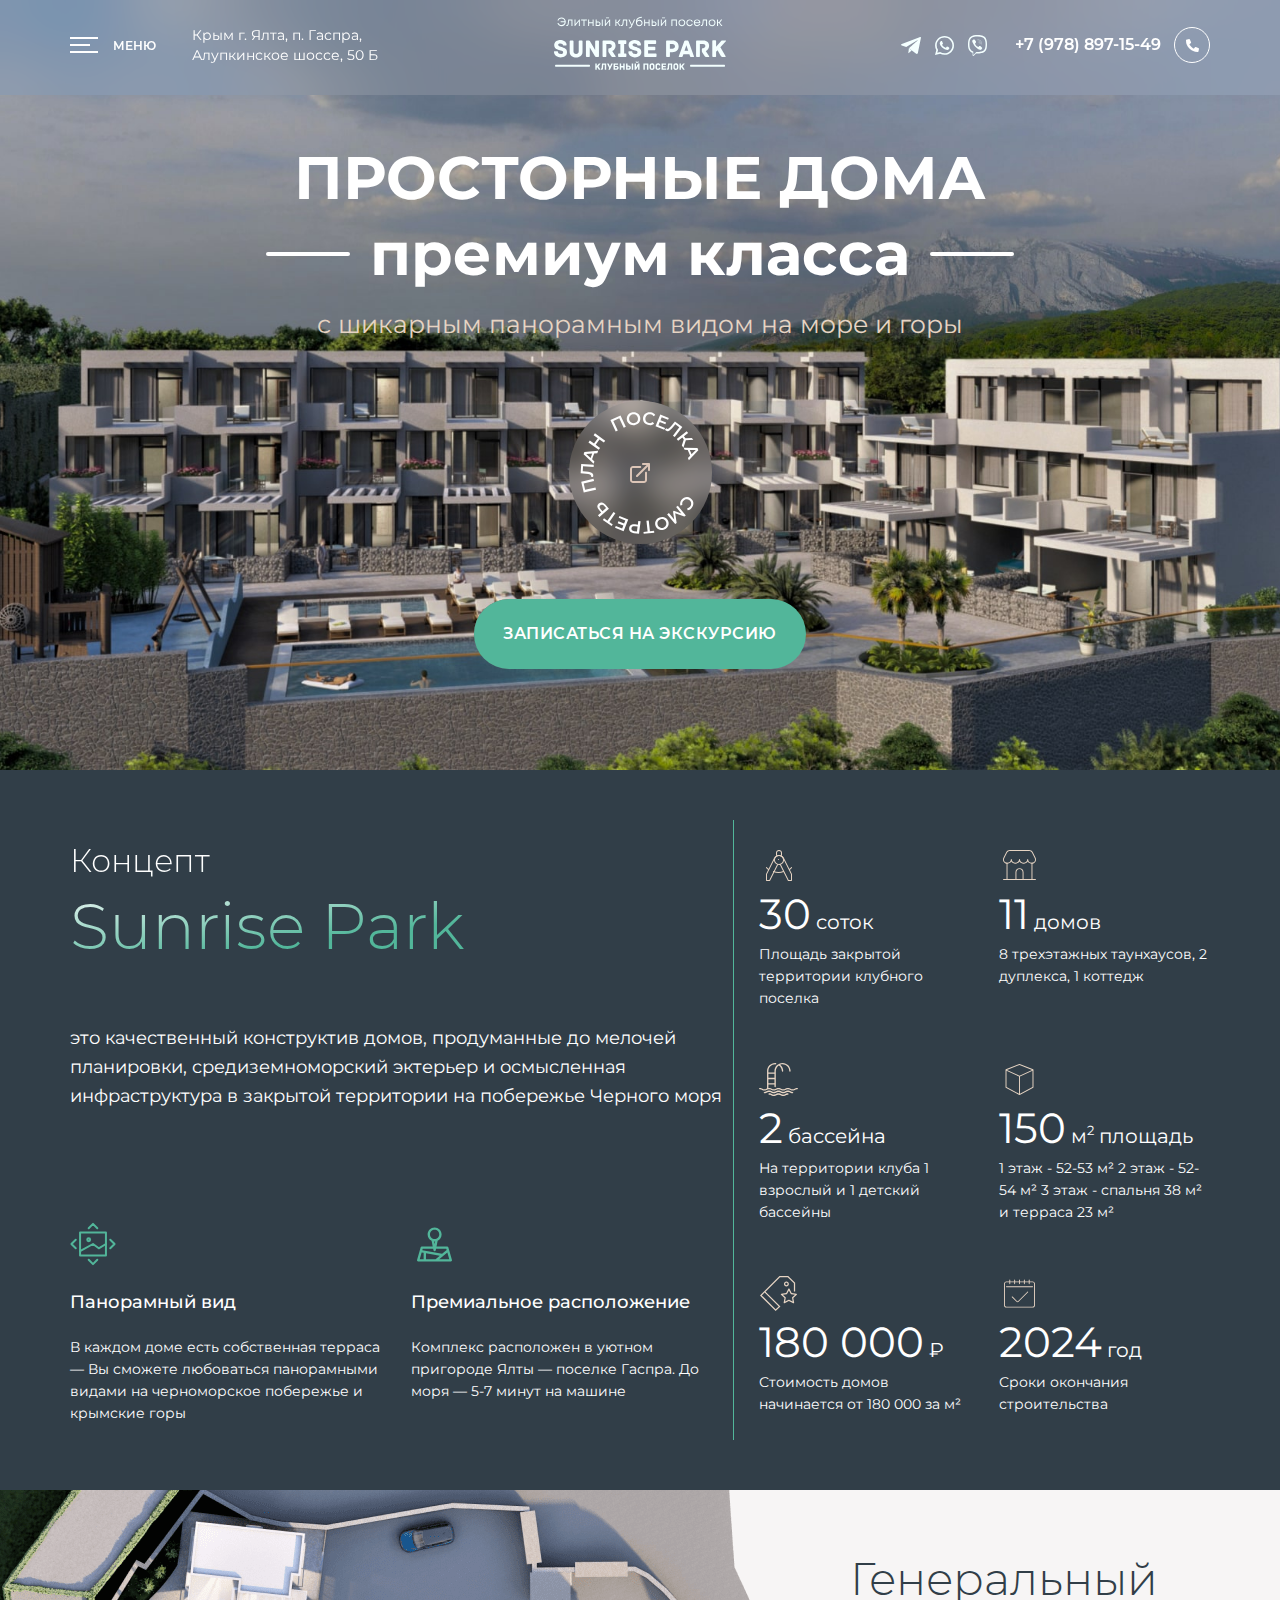
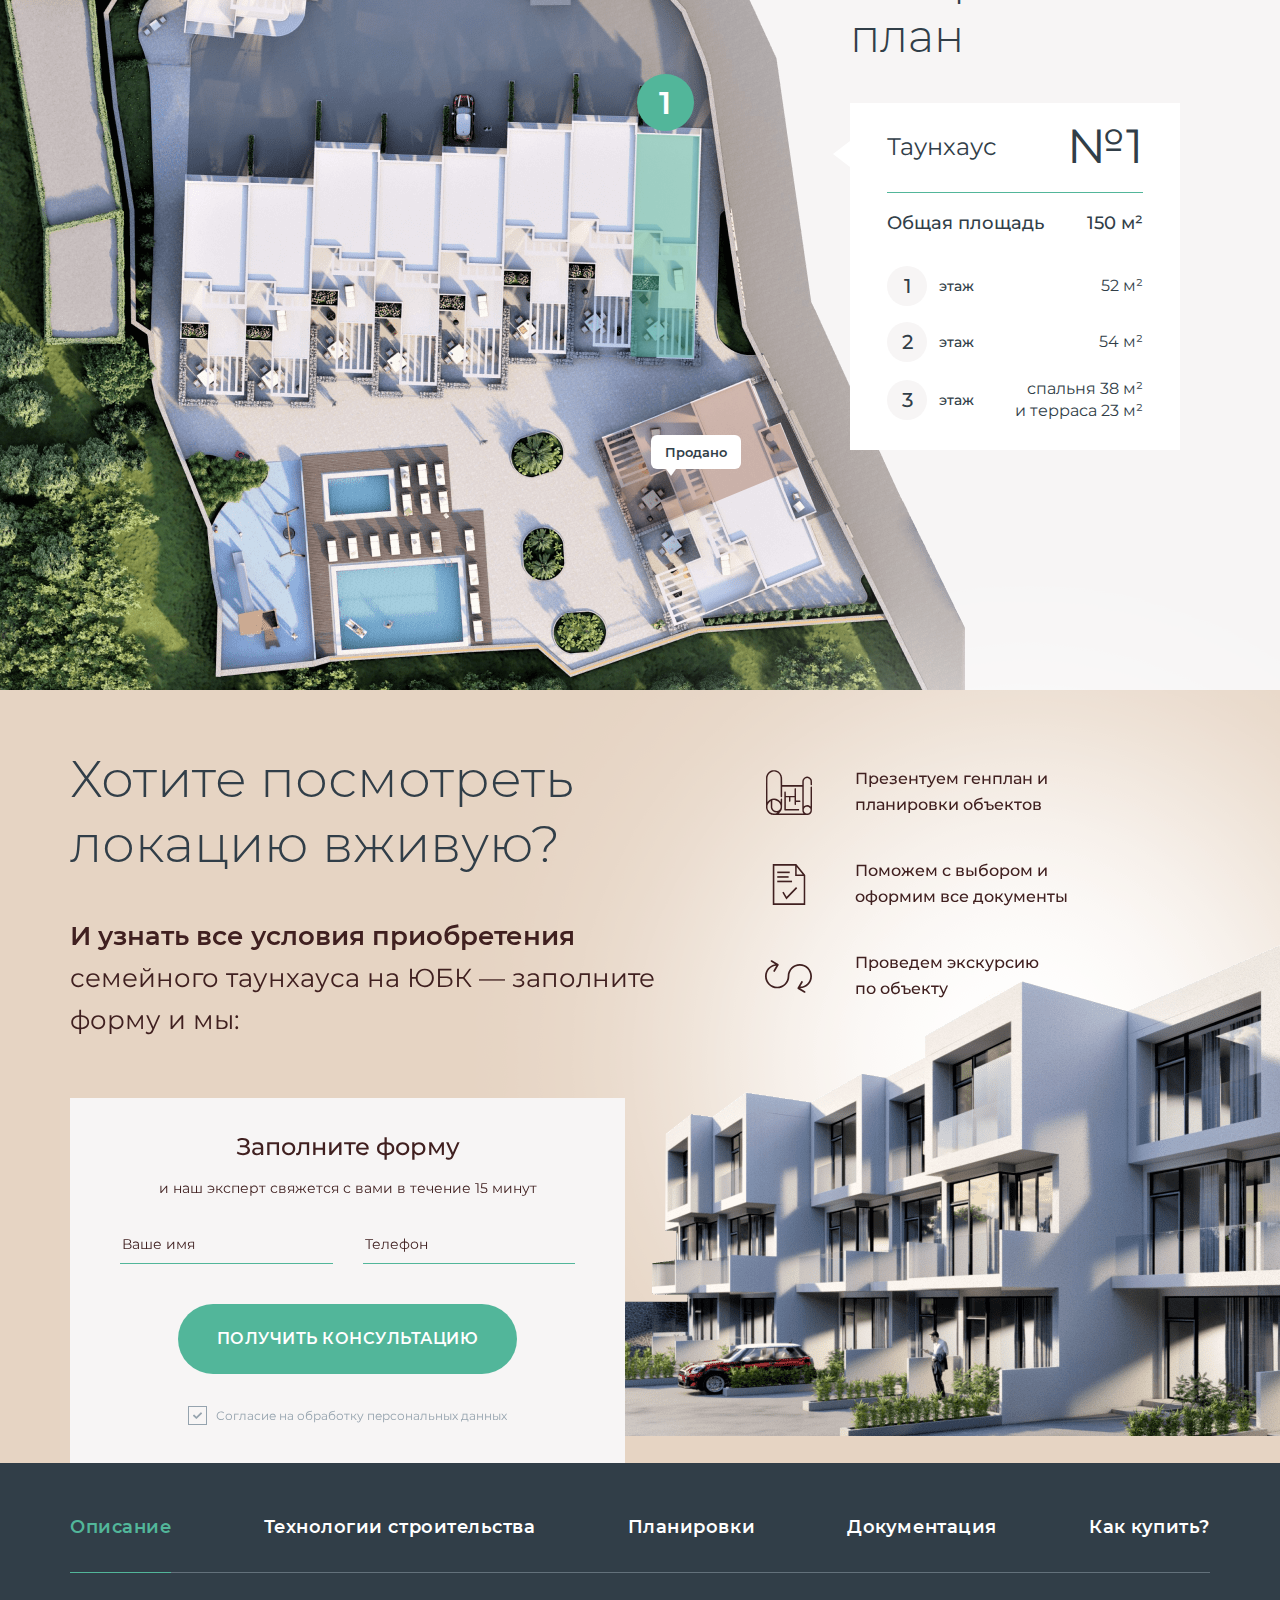
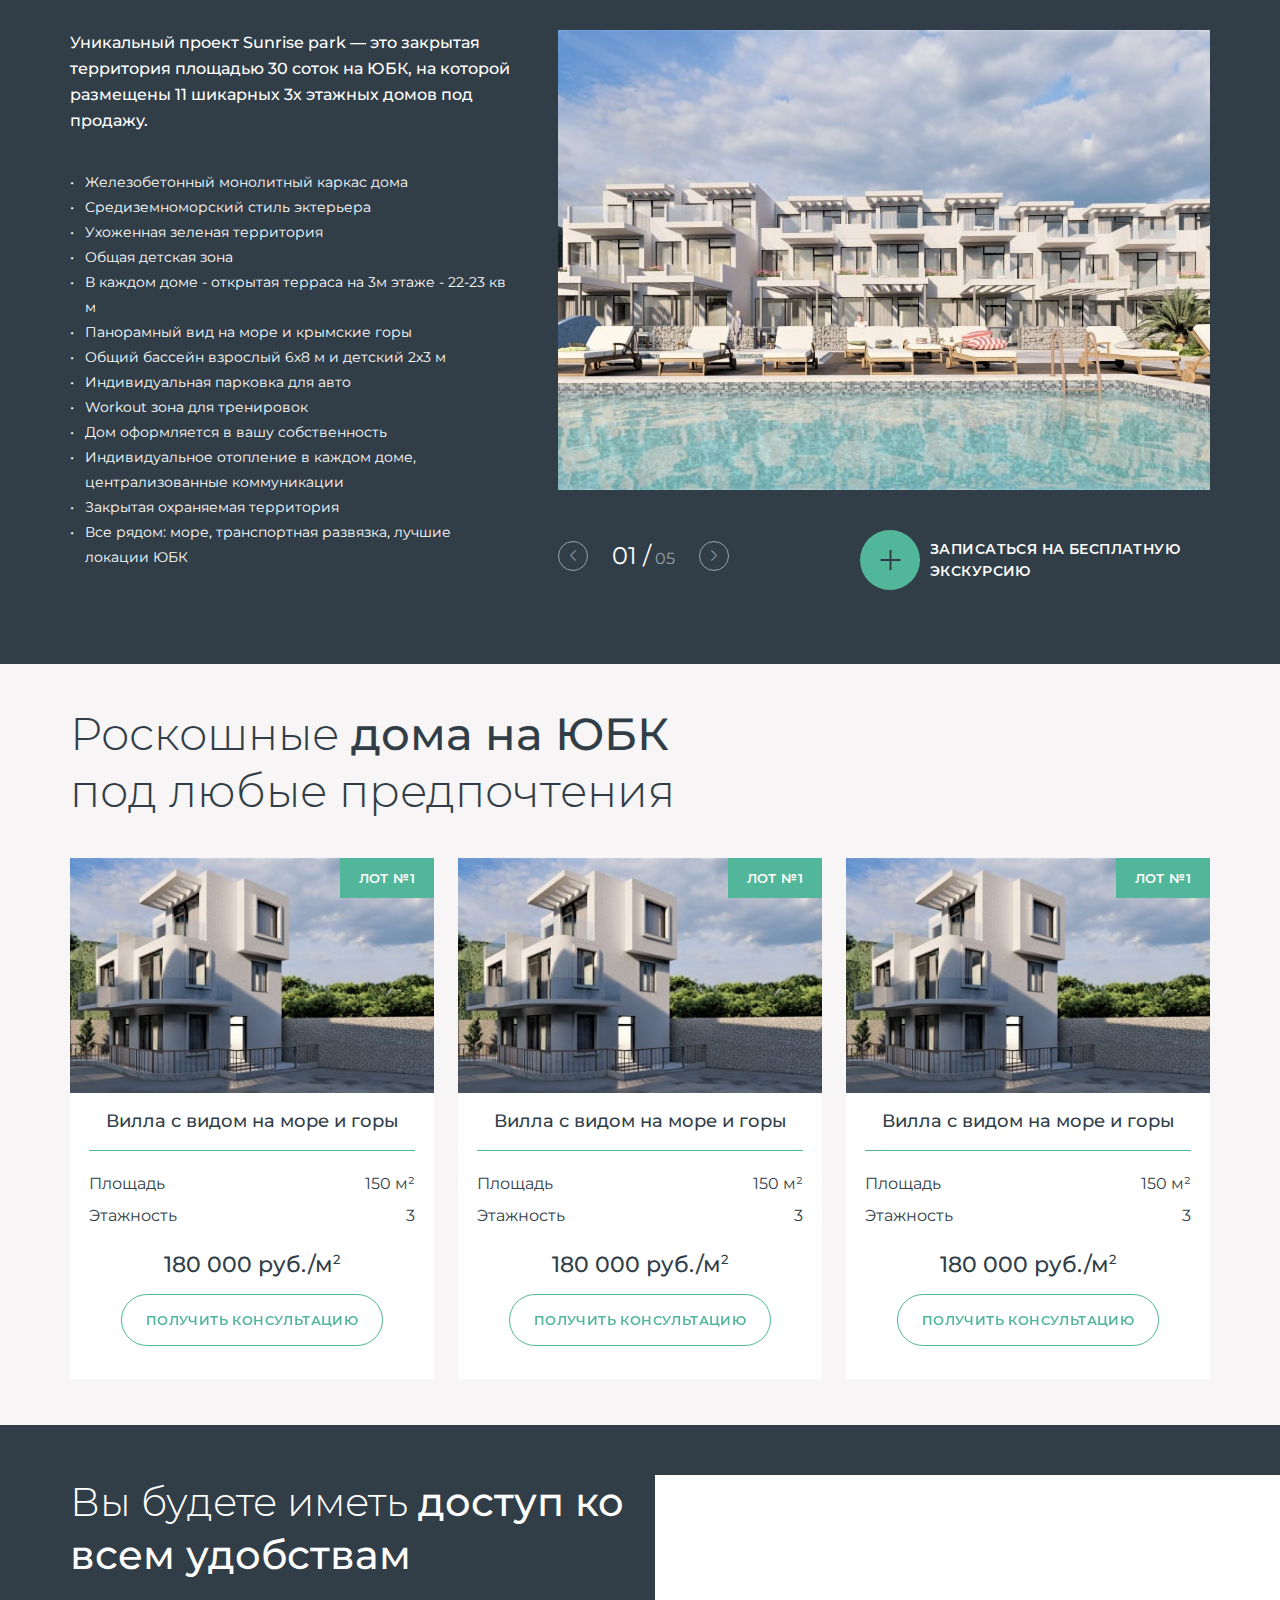
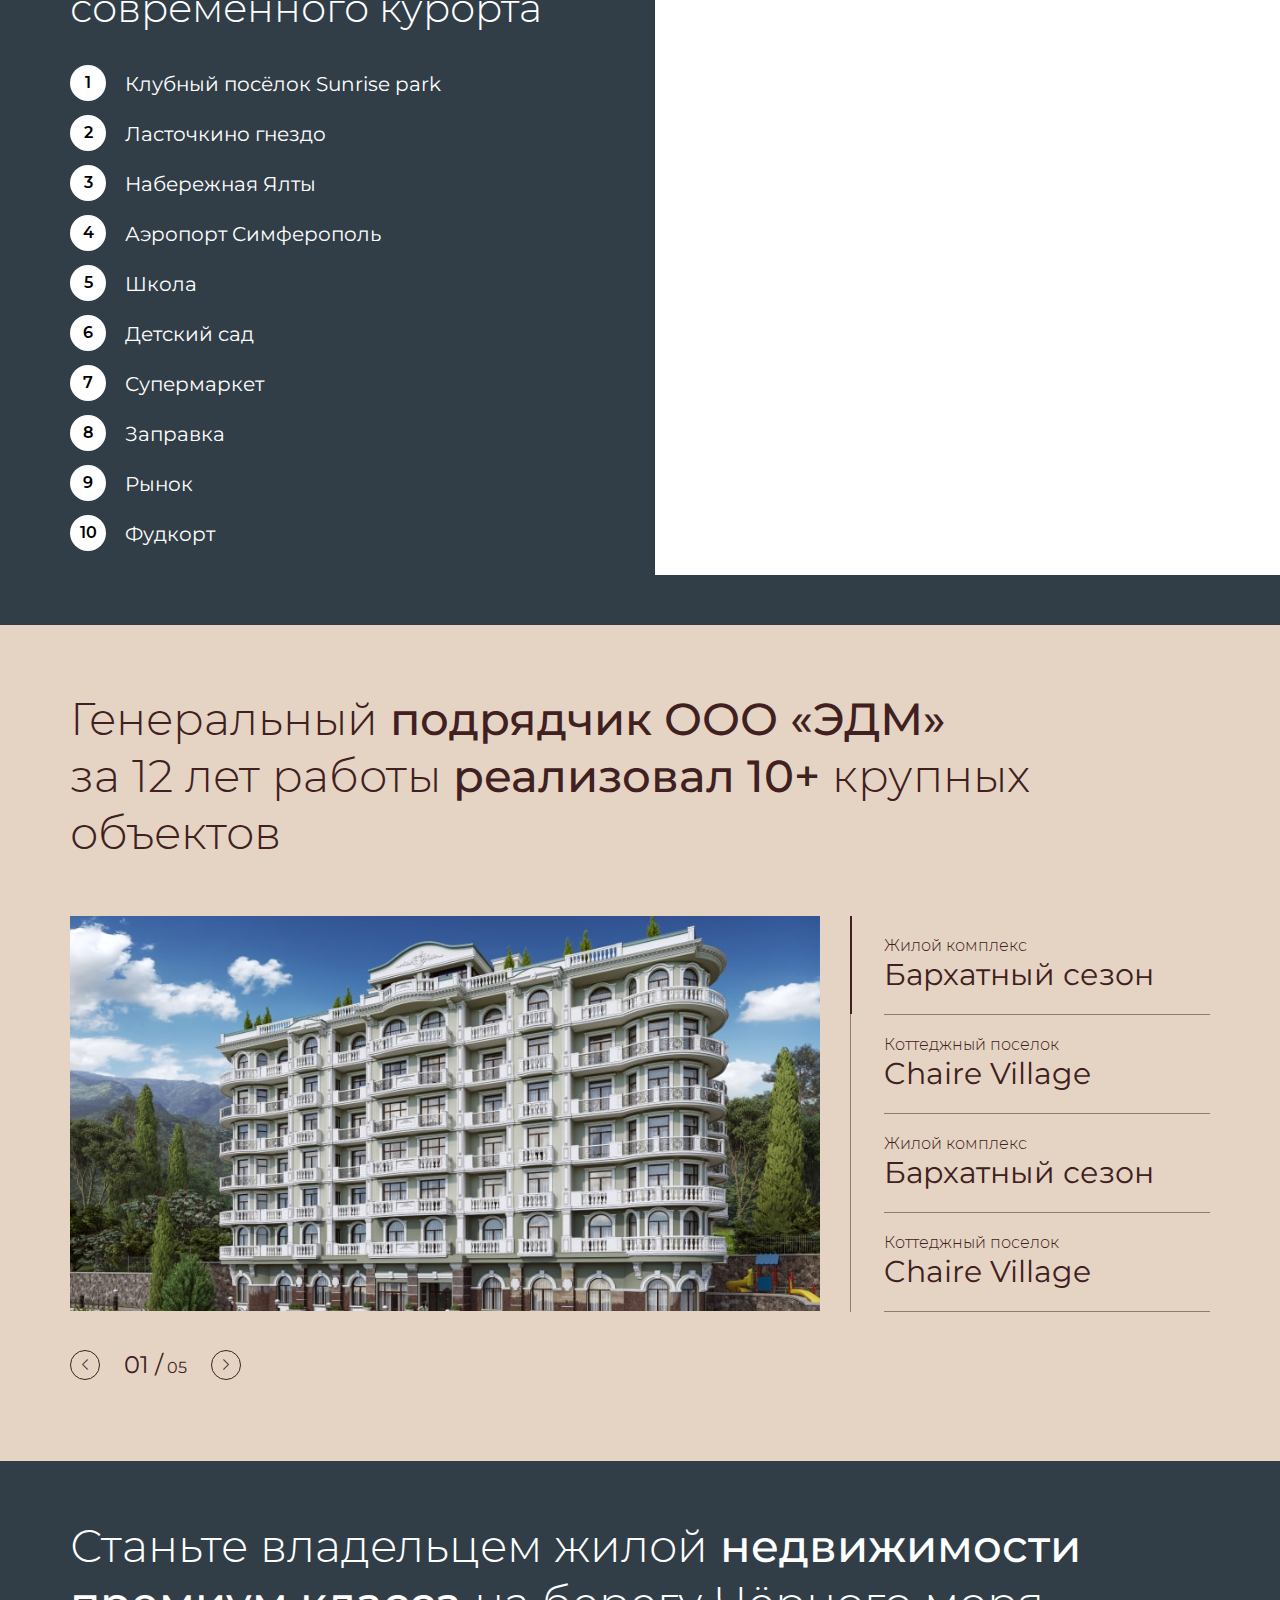
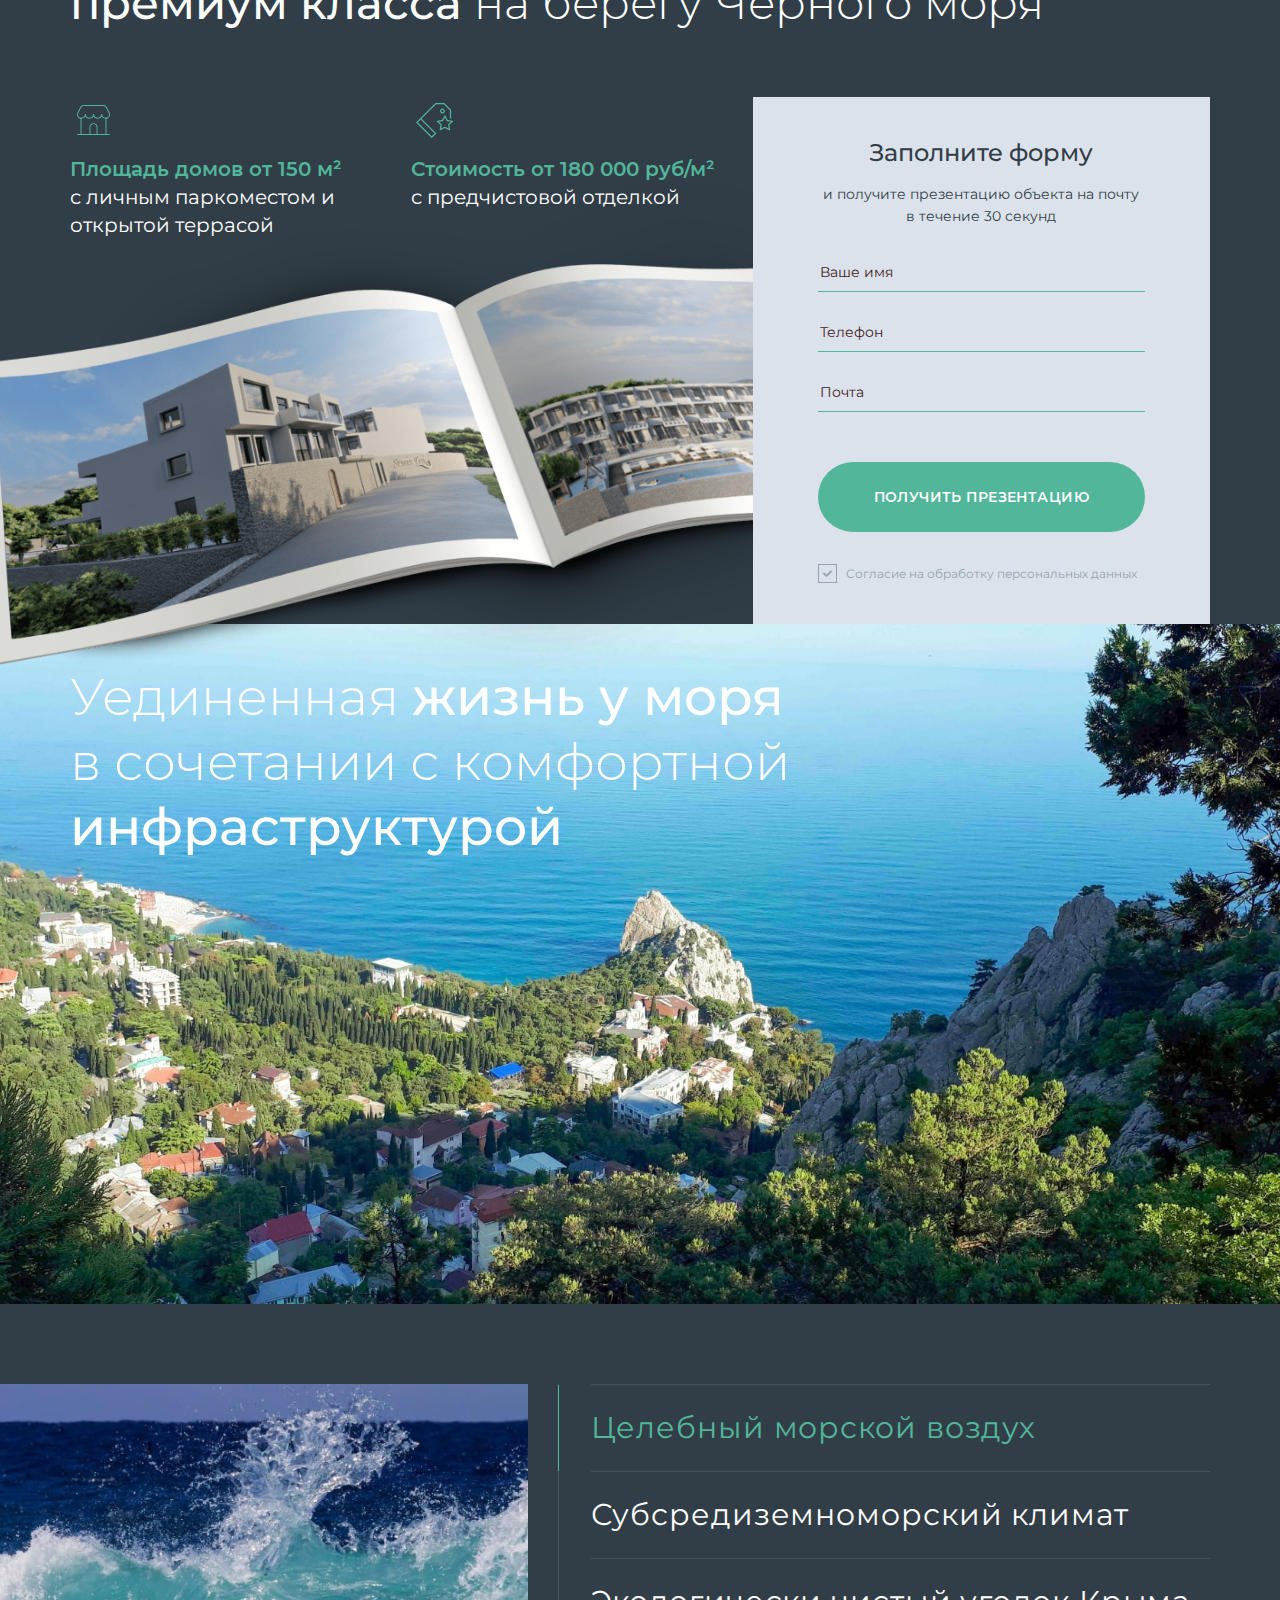
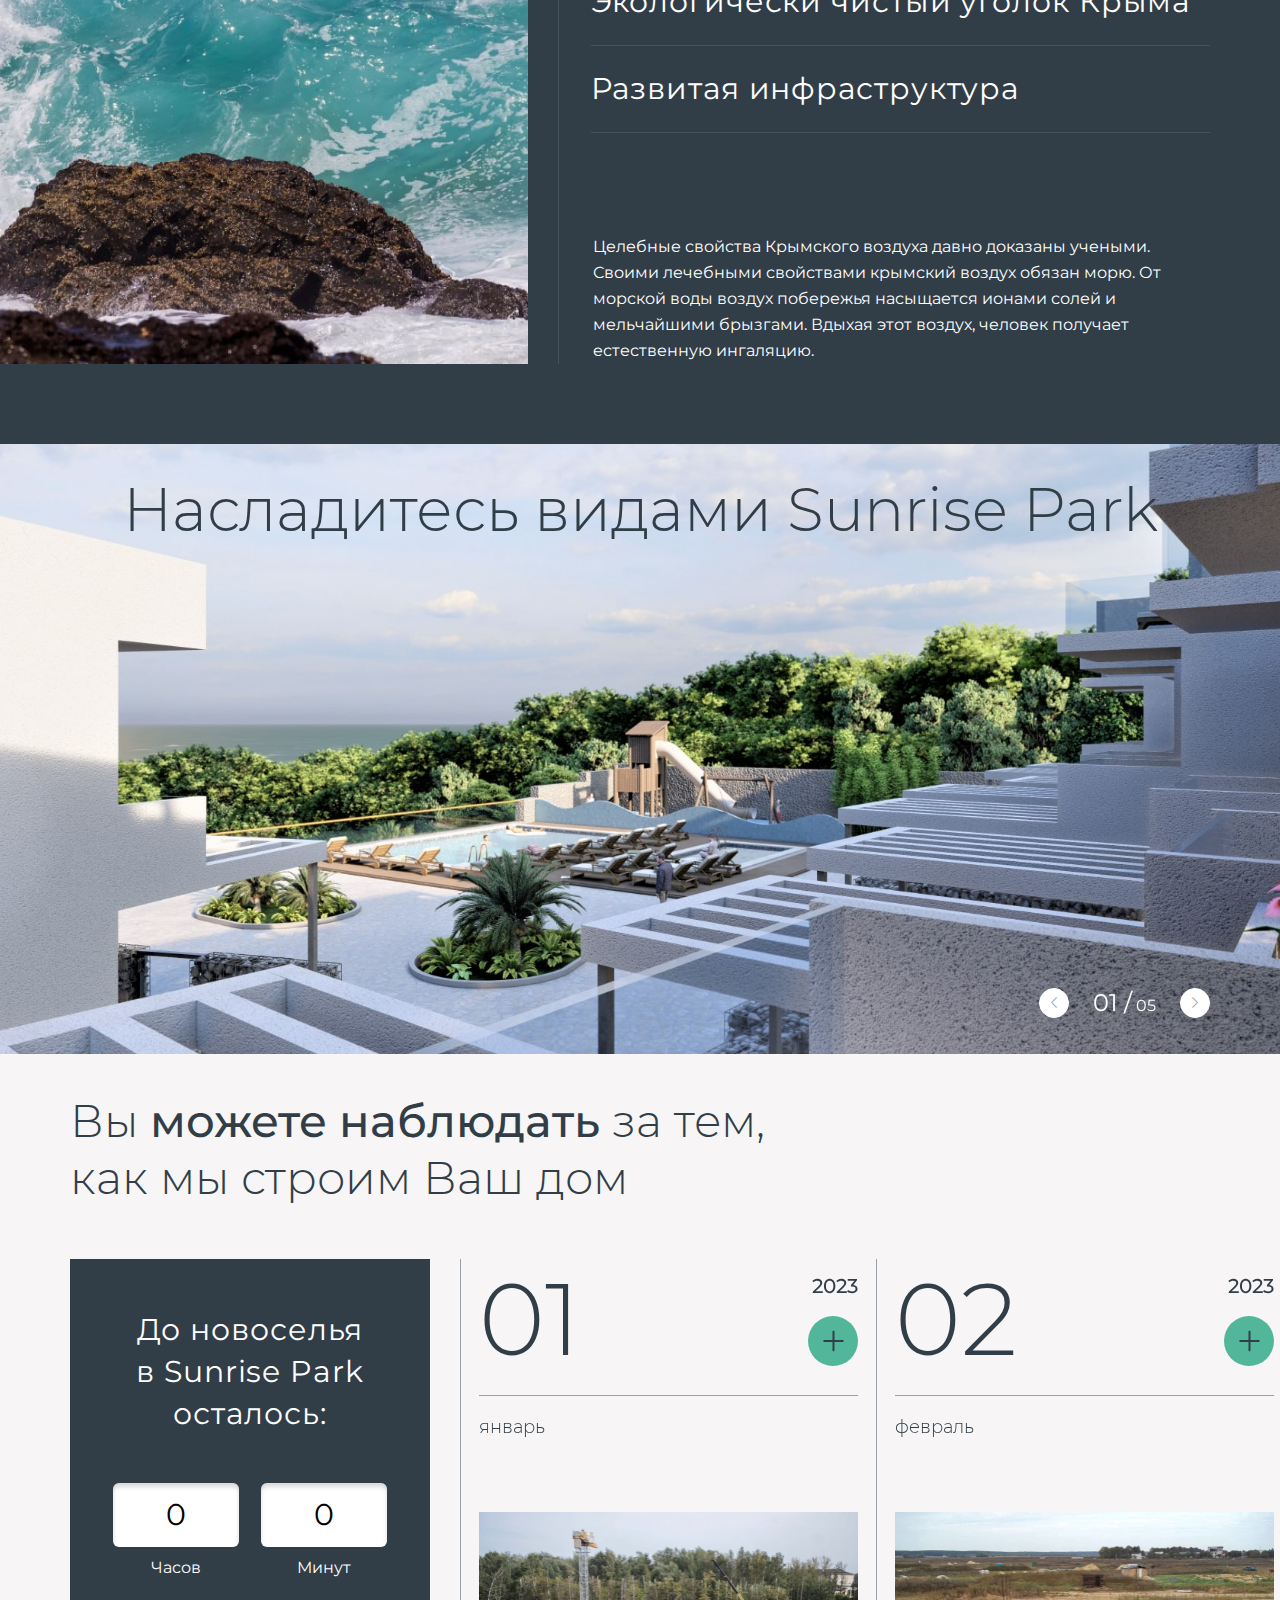
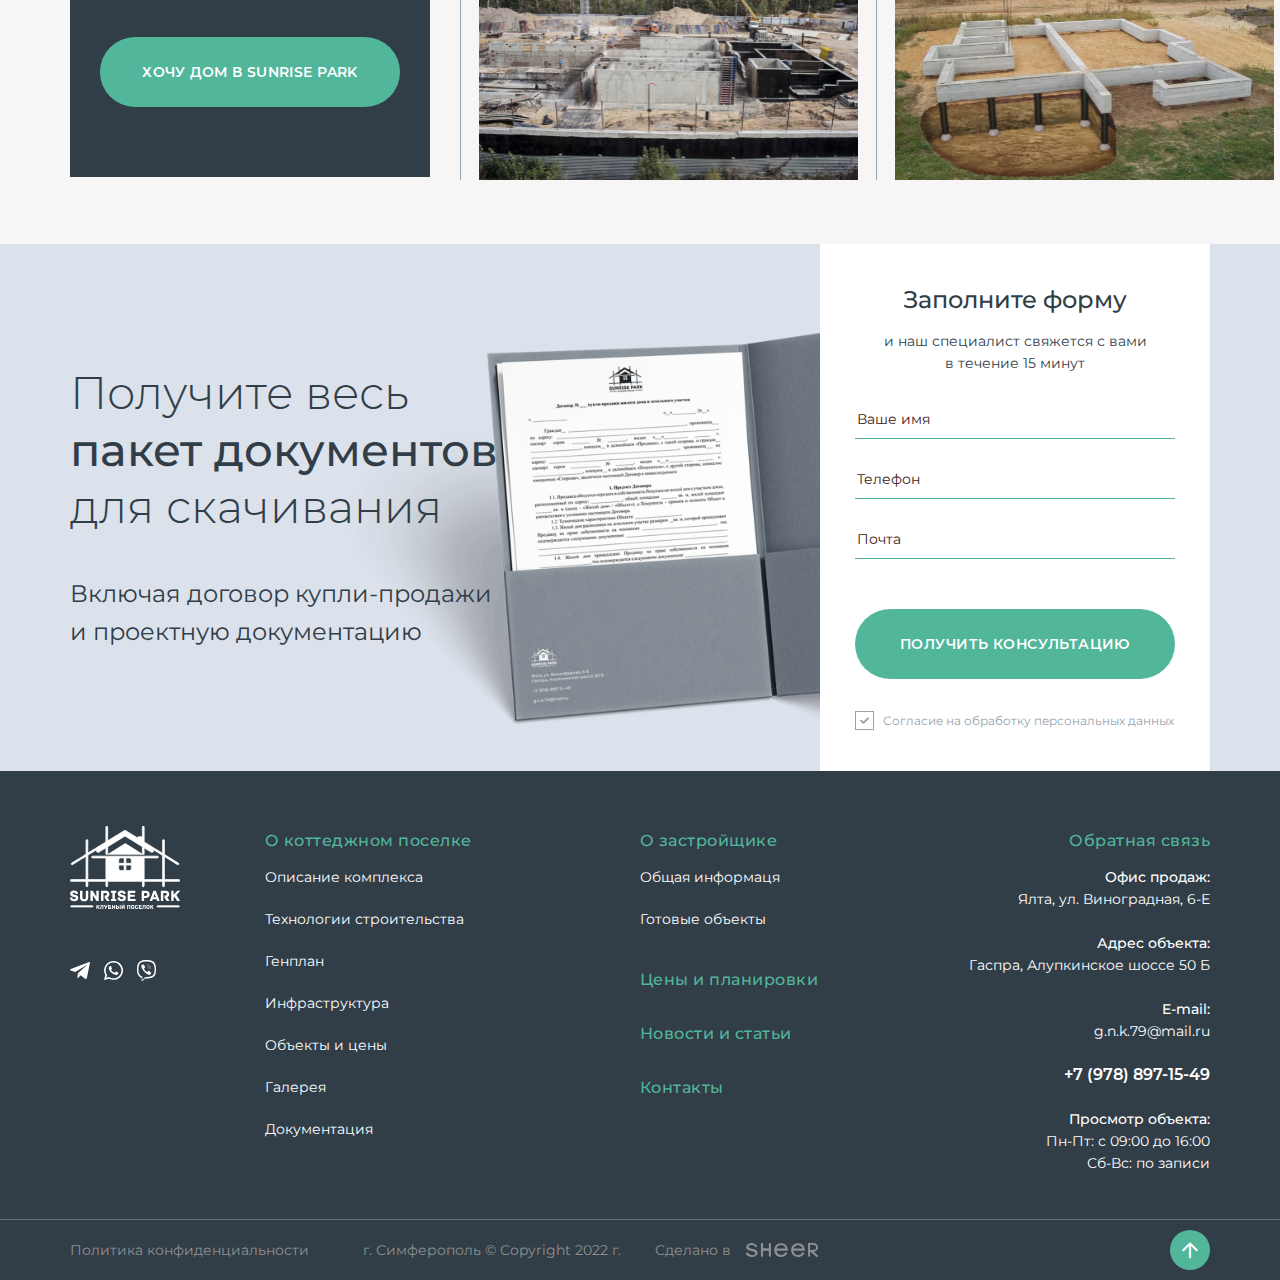
<file: index.html>
<!DOCTYPE html>
<!--[if lt IE 7]><html lang="ru" class="lt-ie9 lt-ie8 lt-ie7"><![endif]-->
<!--[if IE 7]><html lang="ru" class="lt-ie9 lt-ie8"><![endif]-->
<!--[if IE 8]><html lang="ru" class="lt-ie9"><![endif]-->
<!--[if gt IE 8]><!-->
<html lang="ru">
<!--<![endif]-->
<head>
	<meta charset="utf-8" />
	<title>Заголовок</title>
	<meta http-equiv="X-UA-Compatible" content="IE=edge" />
	<meta name="viewport" content="width=device-width, initial-scale=1.0" />
	<meta name="format-detection" content="telephone=no" />
	<link rel="shortcut icon" href="favicon.png" />
	<link rel="stylesheet" href="libs/bootstrap/bootstrap-grid.css" />
	<link rel="stylesheet" href="libs/fontawesome-free-5.12.0-web/css/all.min.css" />
	<link rel="stylesheet" href="libs/fancybox/jquery.fancybox.css" />
	<link rel="stylesheet" href="libs/countdown/jquery.countdown.css" />
	<link rel="stylesheet" href="libs/slick-1.5.9/slick/slick.css" />
	<link rel="stylesheet" href="libs/slick-1.5.9/slick/slick-theme.css" />
	<link rel="stylesheet" href="css/fonts.css" />
	<link rel="stylesheet" href="css/main.css?ver=1.9" />
	<link rel="stylesheet" href="css/media.css?ver=1.9" />
</head>
<body>

	<div class="wrapper"> 

		<header class="header default">
			<div class="container">
				<div class="row align-items-center">
					<div class="col-lg-4 col-3">
						<div class="header__left">
							<div class="btn-menu">
								<span class='sandwich'>
									<span class='sw-topper'></span>
									<span class='sw-bottom'></span>
									<span class='sw-footer'></span>
								</span>
								<div class="btn-menu__title">МЕНЮ</div>
							</div>
							<div class="location-main">Крым г. Ялта, п. Гаспра, <br>Алупкинское шоссе, 50 Б</div>
						</div>
					</div>
					<div class="col-lg-4 col-6">
						<div class="header__center">
							<a href="#" class="logo">
								<img src="img/logo_dark.svg" alt="alt">
							</a>
						</div>
					</div>
					<div class="col-lg-4 col-3">
						<div class="header__right">
							<ul class="list-social">
								<li><a href="#"><img src="img/tg_d.svg" alt="alt"></a></li>
								<li><a href="#"><img src="img/wt_d.svg" alt="alt"></a></li>
								<li><a href="#"><img src="img/vb_d.svg" alt="alt"></a></li>
							</ul>
							<a href="tel:+79788971549" class="phone-main">+7 (978) 897-15-49</a>
							<a href="#" class="btn-call"><i class="fas fa-phone-alt"></i></a>
						</div>
					</div>
				</div>
			</div>
			<div class="menu-dropdown">
				<div class="container">
					<div class="row">
						<div class="col-lg-6">
							<ul class="menu">
								<li><a href="#nav-sect1">Sunrise Park в цифрах</a></li>
								<li><a href="#nav-sect2">Генеральный план поселка</a></li>
								<li><a href="#nav-sect3">Технологии строительства</a></li>
								<li><a href="#nav-sect4">Цены</a></li>
								<li><a href="#nav-sect5">Инфраструктура</a></li>
								<li><a href="#nav-sect3">О застройщике</a></li>
								<li><a href="#nav-sect6">Фотогалерея</a></li>
								<li><a href="#nav-sect7">Заказать экскурсию по объекту</a></li>
							</ul>
						</div>
					</div>
				</div>
				<div class="menu-dropdown__mobile">
					<div class="location-main">Крым г. Ялта, п. Гаспра, <br>Алупкинское шоссе, 50 Б</div>
					<div class="menu-contacts">
						<ul class="list-social">
								<li><a href="#"><img src="img/tg_d.svg" alt="alt"></a></li>
								<li><a href="#"><img src="img/wt_d.svg" alt="alt"></a></li>
								<li><a href="#"><img src="img/vb_d.svg" alt="alt"></a></li>
							</ul>
							<a href="tel:+79788971549" class="phone-main">+7 (978) 897-15-49</a>
					</div>
				</div>
			</div>
		</header>

		<section class="billbord">
			<div class="container">
				<h1 class="title-billbord">Просторные дома <span>премиум класса</span></h1>
				<div class="descr-billbord">с шикарным панорамным видом на море и горы</div>
				<a href="#" class="circle-btn"><img src="img/ext_link.svg" alt="alt"></a>
				<a href="#" class="btn-main">Записаться на экскурсию</a>
			</div>
		</section>

		<section class="concept" id="nav-sect1">
			<div class="container">
				<div class="row">
					<div class="col-lg-7">
						<h2 class="title-about">Концепт <span>Sunrise Park</span></h2>
						<div class="text-big">
							<p>это качественный конструктив домов, продуманные до мелочей планировки, средиземноморский эктерьер и осмысленная инфраструктура в закрытой территории на побережье Черного моря</p>
						</div>
						<div class="row">
							<div class="col-md-6">
								<div class="item-info">
									<div class="item-info__icon">
										<img src="img/ic_info1.svg" alt="alt">
									</div>
									<div class="title-min">Панорамный вид</div>
									<p>В каждом доме есть собственная терраса — Вы сможете любоваться панорамными видами на черноморское побережье и крымские горы</p>
								</div>
							</div>
							<div class="col-md-6">
								<div class="item-info">
									<div class="item-info__icon">
										<img src="img/ic_info2.svg" alt="alt">
									</div>
									<div class="title-min">Премиальное расположение</div>
									<p>Комплекс расположен в уютном пригороде Ялты — поселке Гаспра. До моря — 5-7 минут на машине</p>
								</div>
							</div>
						</div>
					</div>
					<div class="col-lg-5">
						<div class="contcept-wrapper">
							<div class="row">
								<div class="col-6">
									<div class="item-contcept">
										<div class="item-contcept__icon">
											<img src="img/ic_concept1.svg" alt="alt">
										</div>
										<div class="item-contcept__title"><span>30</span> соток</div>
										<p>Площадь закрытой территории клубного поселка</p>
									</div>
								</div>
								<div class="col-6">
									<div class="item-contcept">
										<div class="item-contcept__icon">
											<img src="img/ic_concept2.svg" alt="alt">
										</div>
										<div class="item-contcept__title"><span>11</span> домов</div>
										<p>8 трехэтажных таунхаусов, 2 дуплекса, 1 коттедж</p>
									</div>
								</div>
								<div class="col-6">
									<div class="item-contcept">
										<div class="item-contcept__icon">
											<img src="img/ic_concept3.svg" alt="alt">
										</div>
										<div class="item-contcept__title"><span>2</span> бассейна</div>
										<p>На территории клуба 1 взрослый и 1 детский бассейны</p>
									</div>
								</div>
								<div class="col-6">
									<div class="item-contcept">
										<div class="item-contcept__icon">
											<img src="img/ic_concept4.svg" alt="alt">
										</div>
										<div class="item-contcept__title"><span>150</span> м<sup>2</sup> площадь </div>
										<p>1 этаж - 52-53 м² 2 этаж - 52-54 м² 3 этаж - спальня 38 м² и терраса 23 м²</p>
									</div>
								</div>
								<div class="col-6">
									<div class="item-contcept">
										<div class="item-contcept__icon">
											<img src="img/ic_concept5.svg" alt="alt">
										</div>
										<div class="item-contcept__title"><span>180 000</span> ₽</div>
										<p>Стоимость домов начинается от 180 000 за м²</p>
									</div>
								</div>
								<div class="col-6">
									<div class="item-contcept">
										<div class="item-contcept__icon">
											<img src="img/ic_concept6.svg" alt="alt">
										</div>
										<div class="item-contcept__title"><span>2024</span> год</div>
										<p>Сроки окончания строительства</p>
									</div>
								</div>
							</div>
						</div>
					</div>
				</div>
			</div>
		</section>

		<section class="plan-main" id="nav-sect2">
			<div class="container">
				<div class="row">
					<div class="col-lg-8">
						<div class="plan-wrapper">
							<div class="plan">
								<div class="plan__image">
									<img src="img/plan.png" alt="alt">
								</div>
								<a href="#item_plan1" class="item-plan active item-plan_1">
									<img src="img/plan1.svg" alt="alt">
									<span class="item-plan__number">1</span>
								</a>
								<a href="#item_plan2" class="item-plan item-plan_2">
									<img src="img/plan1.svg" alt="alt">
									<span class="item-plan__number">2</span>
								</a>
								<a href="#item_plan3" class="item-plan item-plan_3">
									<img src="img/plan1.svg" alt="alt">
									<span class="item-plan__number">3</span>
								</a>
								<a href="#item_plan4" class="item-plan item-plan_4">
									<img src="img/plan1.svg" alt="alt">
									<span class="item-plan__number">4</span>
								</a>
								<a href="#item_plan5" class="item-plan item-plan_5">
									<img src="img/plan1.svg" alt="alt">
									<span class="item-plan__number">5</span>
								</a>
								<a href="#item_plan6" class="item-plan item-plan_6">
									<img src="img/plan1.svg" alt="alt">
									<span class="item-plan__number">6</span>
								</a>
								<a href="#item_plan7" class="item-plan item-plan_7">
									<img src="img/plan1.svg" alt="alt">
									<span class="item-plan__number">7</span>
								</a>
								<a href="#item_plan8" class="item-plan item-plan_8">
									<img src="img/plan1.svg" alt="alt">
									<span class="item-plan__number">8</span>
								</a>
								<div class="item-plan item-plan_sold item-plan_9">
									<img src="img/plan9.svg" alt="alt">
									<div class="item-plan__title">Продано</div>
								</div>
							</div>
						</div>
					</div>
					<div class="col-lg-4">
						<h2 class="title-section">Генеральный план</h2>
						<div class="plan-content">
							<div class="tab-pane-plan" id="item_plan1">
								<div class="plan-content__head">
									<div class="plan-content__title">Таунхаус</div>
									<div class="plan-content__number">№1</div>
								</div>
								<div class="plan-content__area">Общая площадь <span>150 м²</span></div>
								<div class="line-floor">
									<div class="line-floor__number">1</div>
									<div class="line-floor__title">этаж</div>
									<div class="line-floor__value">52 м²</div>
								</div>
								<div class="line-floor">
									<div class="line-floor__number">2</div>
									<div class="line-floor__title">этаж</div>
									<div class="line-floor__value">54 м²</div>
								</div>
								<div class="line-floor">
									<div class="line-floor__number">3</div>
									<div class="line-floor__title">этаж</div>
									<div class="line-floor__value">спальня 38 м² <br>и терраса 23 м²</div>
								</div>
							</div>
							<div class="tab-pane-plan" id="item_plan2">
								<div class="plan-content__head">
									<div class="plan-content__title">Таунхаус</div>
									<div class="plan-content__number">№2</div>
								</div>
								<div class="plan-content__area">Общая площадь <span>150 м²</span></div>
								<div class="line-floor">
									<div class="line-floor__number">1</div>
									<div class="line-floor__title">этаж</div>
									<div class="line-floor__value">52 м²</div>
								</div>
								<div class="line-floor">
									<div class="line-floor__number">2</div>
									<div class="line-floor__title">этаж</div>
									<div class="line-floor__value">54 м²</div>
								</div>
								<div class="line-floor">
									<div class="line-floor__number">3</div>
									<div class="line-floor__title">этаж</div>
									<div class="line-floor__value">спальня 38 м² <br>и терраса 23 м²</div>
								</div>
							</div>
							<div class="tab-pane-plan" id="item_plan3">
								<div class="plan-content__head">
									<div class="plan-content__title">Таунхаус</div>
									<div class="plan-content__number">№3</div>
								</div>
								<div class="plan-content__area">Общая площадь <span>150 м²</span></div>
								<div class="line-floor">
									<div class="line-floor__number">1</div>
									<div class="line-floor__title">этаж</div>
									<div class="line-floor__value">52 м²</div>
								</div>
								<div class="line-floor">
									<div class="line-floor__number">2</div>
									<div class="line-floor__title">этаж</div>
									<div class="line-floor__value">54 м²</div>
								</div>
								<div class="line-floor">
									<div class="line-floor__number">3</div>
									<div class="line-floor__title">этаж</div>
									<div class="line-floor__value">спальня 38 м² <br>и терраса 23 м²</div>
								</div>
							</div>
							<div class="tab-pane-plan" id="item_plan4">
								<div class="plan-content__head">
									<div class="plan-content__title">Таунхаус</div>
									<div class="plan-content__number">№4</div>
								</div>
								<div class="plan-content__area">Общая площадь <span>150 м²</span></div>
								<div class="line-floor">
									<div class="line-floor__number">1</div>
									<div class="line-floor__title">этаж</div>
									<div class="line-floor__value">52 м²</div>
								</div>
								<div class="line-floor">
									<div class="line-floor__number">2</div>
									<div class="line-floor__title">этаж</div>
									<div class="line-floor__value">54 м²</div>
								</div>
								<div class="line-floor">
									<div class="line-floor__number">3</div>
									<div class="line-floor__title">этаж</div>
									<div class="line-floor__value">спальня 38 м² <br>и терраса 23 м²</div>
								</div>
							</div>
							<div class="tab-pane-plan" id="item_plan5">
								<div class="plan-content__head">
									<div class="plan-content__title">Таунхаус</div>
									<div class="plan-content__number">№5</div>
								</div>
								<div class="plan-content__area">Общая площадь <span>150 м²</span></div>
								<div class="line-floor">
									<div class="line-floor__number">1</div>
									<div class="line-floor__title">этаж</div>
									<div class="line-floor__value">52 м²</div>
								</div>
								<div class="line-floor">
									<div class="line-floor__number">2</div>
									<div class="line-floor__title">этаж</div>
									<div class="line-floor__value">54 м²</div>
								</div>
								<div class="line-floor">
									<div class="line-floor__number">3</div>
									<div class="line-floor__title">этаж</div>
									<div class="line-floor__value">спальня 38 м² <br>и терраса 23 м²</div>
								</div>
							</div>
							<div class="tab-pane-plan" id="item_plan6">
								<div class="plan-content__head">
									<div class="plan-content__title">Таунхаус</div>
									<div class="plan-content__number">№6</div>
								</div>
								<div class="plan-content__area">Общая площадь <span>150 м²</span></div>
								<div class="line-floor">
									<div class="line-floor__number">1</div>
									<div class="line-floor__title">этаж</div>
									<div class="line-floor__value">52 м²</div>
								</div>
								<div class="line-floor">
									<div class="line-floor__number">2</div>
									<div class="line-floor__title">этаж</div>
									<div class="line-floor__value">54 м²</div>
								</div>
								<div class="line-floor">
									<div class="line-floor__number">3</div>
									<div class="line-floor__title">этаж</div>
									<div class="line-floor__value">спальня 38 м² <br>и терраса 23 м²</div>
								</div>
							</div>
							<div class="tab-pane-plan" id="item_plan7">
								<div class="plan-content__head">
									<div class="plan-content__title">Таунхаус</div>
									<div class="plan-content__number">№7</div>
								</div>
								<div class="plan-content__area">Общая площадь <span>150 м²</span></div>
								<div class="line-floor">
									<div class="line-floor__number">1</div>
									<div class="line-floor__title">этаж</div>
									<div class="line-floor__value">52 м²</div>
								</div>
								<div class="line-floor">
									<div class="line-floor__number">2</div>
									<div class="line-floor__title">этаж</div>
									<div class="line-floor__value">54 м²</div>
								</div>
								<div class="line-floor">
									<div class="line-floor__number">3</div>
									<div class="line-floor__title">этаж</div>
									<div class="line-floor__value">спальня 38 м² <br>и терраса 23 м²</div>
								</div>
							</div>
							<div class="tab-pane-plan" id="item_plan8">
								<div class="plan-content__head">
									<div class="plan-content__title">Таунхаус</div>
									<div class="plan-content__number">№8</div>
								</div>
								<div class="plan-content__area">Общая площадь <span>150 м²</span></div>
								<div class="line-floor">
									<div class="line-floor__number">1</div>
									<div class="line-floor__title">этаж</div>
									<div class="line-floor__value">52 м²</div>
								</div>
								<div class="line-floor">
									<div class="line-floor__number">2</div>
									<div class="line-floor__title">этаж</div>
									<div class="line-floor__value">54 м²</div>
								</div>
								<div class="line-floor">
									<div class="line-floor__number">3</div>
									<div class="line-floor__title">этаж</div>
									<div class="line-floor__value">спальня 38 м² <br>и терраса 23 м²</div>
								</div>
							</div>
						</div>
					</div>
				</div>
			</div>
		</section>

		<section class="consultation">
			<div class="container">
				<div class="row">
					<div class="col-lg-6 consultation__left">
						<h2 class="title-section">Хотите посмотреть локацию вживую?</h2>
						<div class="descr-section"><strong>И узнать все условия приобретения</strong> семейного таунхауса на ЮБК — заполните форму и мы:</div>
						<div class="form-page">
							<form>
								<div class="title-form">Заполните форму</div>
								<div class="descr-form">и наш эксперт свяжется с вами в течение 15 минут</div>
								<div class="row">
									<div class="col-md-6">
										<div class="item-form">
											<input type="text" placeholder="Ваше имя" required="required">
										</div>
									</div>
									<div class="col-md-6">
										<div class="item-form">
											<input type="text" placeholder="Телефон" class="input-phone" required="required">
										</div>
									</div>
								</div>
								<button class="btn-main">Получить консультацию</button>
								<div class="checkbox">
									<label>
										<input type="checkbox" required="required" checked="checked" />
										<span>Согласие на обработку персональных данных</span>
									</label>
								</div>
							</form>
						</div>
					</div>
					<div class="col-lg-6">
						<ul class="list-icons">
							<li><div class="list-icons__icon"><img src="img/ic_consult1.svg" alt="alt"></div>Презентуем генплан и планировки объектов</li>
							<li><div class="list-icons__icon"><img src="img/ic_consult2.svg" alt="alt"></div>Поможем с выбором и оформим все документы</li>
							<li><div class="list-icons__icon"><img src="img/ic_consult3.svg" alt="alt"></div>Проведем экскурсию <br>по объекту</li>
						</ul>
						<div class="image-consultation">
							<img src="img/image_consultation.png" alt="alt">
						</div>
					</div>
				</div>
			</div>
		</section>

		<section class="about" id="nav-sect3">
			<div class="container">
				<ul class="tabs">
					<li class="active"><a href="#tab1">Описание</a></li>
					<li><a href="#tab2">Технологии строительства</a></li>
					<li><a href="#tab3">Планировки</a></li>
					<li><a href="#tab4">Документация</a></li>
					<li><a href="#tab5">Как купить?</a></li>
				</ul>
				<div class="tab-container">
					<div class="tab-pane" id="tab1">
						<div class="row">
							<div class="col-lg-5 about__left">
								<p><strong>Уникальный проект Sunrise park — это закрытая  территория площадью 30 соток на ЮБК, на которой размещены 11 шикарных 3х этажных домов под продажу.</strong></p>
								<ul class="list-simple">
									<li>Железобетонный монолитный каркас дома</li>
									<li>Средиземноморский стиль эктерьера</li>
									<li>Ухоженная зеленая территория</li>
									<li>Общая детская зона</li>
									<li>В каждом доме - открытая терраса на 3м этаже - 22-23 кв м</li>
									<li>Панорамный вид на море и крымские горы</li>
									<li>Общий бассейн взрослый 6х8 м и детский 2х3 м</li>
									<li>Индивидуальная парковка для авто</li>
									<li>Workout зона для тренировок</li>
									<li>Дом оформляется в вашу собственность</li>
									<li>Индивидуальное отопление в каждом доме,   централизованные коммуникации</li>
									<li>Закрытая охраняемая территория</li>
									<li>Все рядом: море, транспортная развязка, лучшие локации ЮБК</li>
								</ul>
							</div>
							<div class="col-lg-7">
								<ul class="slider-photos">
									<li>
										<a href="img/slide_photo1.jpg" class="slider-photos__item fancybox" rel="group1">
											<img src="img/slide_photo1.jpg" alt="alt">
										</a>
									</li>
									<li>
										<a href="img/slide_photo1.jpg" class="slider-photos__item fancybox" rel="group1">
											<img src="img/slide_photo1.jpg" alt="alt">
										</a>
									</li>
									<li>
										<a href="img/slide_photo1.jpg" class="slider-photos__item fancybox" rel="group1">
											<img src="img/slide_photo1.jpg" alt="alt">
										</a>
									</li>
									<li>
										<a href="img/slide_photo1.jpg" class="slider-photos__item fancybox" rel="group1">
											<img src="img/slide_photo1.jpg" alt="alt">
										</a>
									</li>
									<li>
										<a href="img/slide_photo1.jpg" class="slider-photos__item fancybox" rel="group1">
											<img src="img/slide_photo1.jpg" alt="alt">
										</a>
									</li>
								</ul>
								<div class="slider-controls">
									<div class="slider-count"></div>
								</div>
								<a href="#" class="btn-plus"><span class="btn-plus__icon"></span>Записаться на бесплатную экскурсию</a>
							</div>
						</div>
					</div>
					<div class="tab-pane" id="tab2">
						<div class="row">
							<div class="col-lg-5 about__left">
								<p><strong>Уникальный проект Sunrise park — это закрытая  территория площадью 30 соток на ЮБК, на которой размещены 11 шикарных 3х этажных домов под продажу.</strong></p>
								<ul class="list-simple">
									<li>Железобетонный монолитный каркас дома</li>
									<li>Средиземноморский стиль эктерьера</li>
									<li>Ухоженная зеленая территория</li>
									<li>Общая детская зона</li>
									<li>В каждом доме - открытая терраса на 3м этаже - 22-23 кв м</li>
									<li>Панорамный вид на море и крымские горы</li>
									<li>Общий бассейн взрослый 6х8 м и детский 2х3 м</li>
									<li>Индивидуальная парковка для авто</li>
									<li>Workout зона для тренировок</li>
									<li>Дом оформляется в вашу собственность</li>
									<li>Индивидуальное отопление в каждом доме,   централизованные коммуникации</li>
									<li>Закрытая охраняемая территория</li>
									<li>Все рядом: море, транспортная развязка, лучшие локации ЮБК</li>
								</ul>
							</div>
							<div class="col-lg-7">
								<ul class="slider-photos">
									<li>
										<a href="img/slide_photo1.jpg" class="slider-photos__item fancybox" rel="group2">
											<img src="img/slide_photo1.jpg" alt="alt">
										</a>
									</li>
									<li>
										<a href="img/slide_photo1.jpg" class="slider-photos__item fancybox" rel="group2">
											<img src="img/slide_photo1.jpg" alt="alt">
										</a>
									</li>
									<li>
										<a href="img/slide_photo1.jpg" class="slider-photos__item fancybox" rel="group2">
											<img src="img/slide_photo1.jpg" alt="alt">
										</a>
									</li>
									<li>
										<a href="img/slide_photo1.jpg" class="slider-photos__item fancybox" rel="group2">
											<img src="img/slide_photo1.jpg" alt="alt">
										</a>
									</li>
									<li>
										<a href="img/slide_photo1.jpg" class="slider-photos__item fancybox" rel="group2">
											<img src="img/slide_photo1.jpg" alt="alt">
										</a>
									</li>
								</ul>
								<div class="slider-controls">
									<div class="slider-count"></div>
								</div>
								<a href="#" class="btn-plus"><span class="btn-plus__icon"></span>Записаться на бесплатную экскурсию</a>
							</div>
						</div>
					</div>
					<div class="tab-pane" id="tab3">
						<div class="row">
							<div class="col-lg-5 about__left">
								<p><strong>Уникальный проект Sunrise park — это закрытая  территория площадью 30 соток на ЮБК, на которой размещены 11 шикарных 3х этажных домов под продажу.</strong></p>
								<ul class="list-simple">
									<li>Железобетонный монолитный каркас дома</li>
									<li>Средиземноморский стиль эктерьера</li>
									<li>Ухоженная зеленая территория</li>
									<li>Общая детская зона</li>
									<li>В каждом доме - открытая терраса на 3м этаже - 22-23 кв м</li>
									<li>Панорамный вид на море и крымские горы</li>
									<li>Общий бассейн взрослый 6х8 м и детский 2х3 м</li>
									<li>Индивидуальная парковка для авто</li>
									<li>Workout зона для тренировок</li>
									<li>Дом оформляется в вашу собственность</li>
									<li>Индивидуальное отопление в каждом доме,   централизованные коммуникации</li>
									<li>Закрытая охраняемая территория</li>
									<li>Все рядом: море, транспортная развязка, лучшие локации ЮБК</li>
								</ul>
							</div>
							<div class="col-lg-7">
								<ul class="slider-photos">
									<li>
										<a href="img/slide_photo1.jpg" class="slider-photos__item fancybox" rel="group3">
											<img src="img/slide_photo1.jpg" alt="alt">
										</a>
									</li>
									<li>
										<a href="img/slide_photo1.jpg" class="slider-photos__item fancybox" rel="group3">
											<img src="img/slide_photo1.jpg" alt="alt">
										</a>
									</li>
									<li>
										<a href="img/slide_photo1.jpg" class="slider-photos__item fancybox" rel="group3">
											<img src="img/slide_photo1.jpg" alt="alt">
										</a>
									</li>
									<li>
										<a href="img/slide_photo1.jpg" class="slider-photos__item fancybox" rel="group3">
											<img src="img/slide_photo1.jpg" alt="alt">
										</a>
									</li>
									<li>
										<a href="img/slide_photo1.jpg" class="slider-photos__item fancybox" rel="group3">
											<img src="img/slide_photo1.jpg" alt="alt">
										</a>
									</li>
								</ul>
								<div class="slider-controls">
									<div class="slider-count"></div>
								</div>
								<a href="#" class="btn-plus"><span class="btn-plus__icon"></span>Записаться на бесплатную экскурсию</a>
							</div>
						</div>
					</div>
					<div class="tab-pane" id="tab4">
						<div class="row">
							<div class="col-lg-5 about__left">
								<p><strong>Уникальный проект Sunrise park — это закрытая  территория площадью 30 соток на ЮБК, на которой размещены 11 шикарных 3х этажных домов под продажу.</strong></p>
								<ul class="list-simple">
									<li>Железобетонный монолитный каркас дома</li>
									<li>Средиземноморский стиль эктерьера</li>
									<li>Ухоженная зеленая территория</li>
									<li>Общая детская зона</li>
									<li>В каждом доме - открытая терраса на 3м этаже - 22-23 кв м</li>
									<li>Панорамный вид на море и крымские горы</li>
									<li>Общий бассейн взрослый 6х8 м и детский 2х3 м</li>
									<li>Индивидуальная парковка для авто</li>
									<li>Workout зона для тренировок</li>
									<li>Дом оформляется в вашу собственность</li>
									<li>Индивидуальное отопление в каждом доме,   централизованные коммуникации</li>
									<li>Закрытая охраняемая территория</li>
									<li>Все рядом: море, транспортная развязка, лучшие локации ЮБК</li>
								</ul>
							</div>
							<div class="col-lg-7">
								<ul class="slider-photos">
									<li>
										<a href="img/slide_photo1.jpg" class="slider-photos__item fancybox" rel="group4">
											<img src="img/slide_photo1.jpg" alt="alt">
										</a>
									</li>
									<li>
										<a href="img/slide_photo1.jpg" class="slider-photos__item fancybox" rel="group4">
											<img src="img/slide_photo1.jpg" alt="alt">
										</a>
									</li>
									<li>
										<a href="img/slide_photo1.jpg" class="slider-photos__item fancybox" rel="group4">
											<img src="img/slide_photo1.jpg" alt="alt">
										</a>
									</li>
									<li>
										<a href="img/slide_photo1.jpg" class="slider-photos__item fancybox" rel="group4">
											<img src="img/slide_photo1.jpg" alt="alt">
										</a>
									</li>
									<li>
										<a href="img/slide_photo1.jpg" class="slider-photos__item fancybox" rel="group4">
											<img src="img/slide_photo1.jpg" alt="alt">
										</a>
									</li>
								</ul>
								<div class="slider-controls">
									<div class="slider-count"></div>
								</div>
								<a href="#" class="btn-plus"><span class="btn-plus__icon"></span>Записаться на бесплатную экскурсию</a>
							</div>
						</div>
					</div>
					<div class="tab-pane" id="tab5">
						<div class="row">
							<div class="col-lg-5 about__left">
								<p><strong>Уникальный проект Sunrise park — это закрытая  территория площадью 30 соток на ЮБК, на которой размещены 11 шикарных 3х этажных домов под продажу.</strong></p>
								<ul class="list-simple">
									<li>Железобетонный монолитный каркас дома</li>
									<li>Средиземноморский стиль эктерьера</li>
									<li>Ухоженная зеленая территория</li>
									<li>Общая детская зона</li>
									<li>В каждом доме - открытая терраса на 3м этаже - 22-23 кв м</li>
									<li>Панорамный вид на море и крымские горы</li>
									<li>Общий бассейн взрослый 6х8 м и детский 2х3 м</li>
									<li>Индивидуальная парковка для авто</li>
									<li>Workout зона для тренировок</li>
									<li>Дом оформляется в вашу собственность</li>
									<li>Индивидуальное отопление в каждом доме,   централизованные коммуникации</li>
									<li>Закрытая охраняемая территория</li>
									<li>Все рядом: море, транспортная развязка, лучшие локации ЮБК</li>
								</ul>
							</div>
							<div class="col-lg-7">
								<ul class="slider-photos">
									<li>
										<a href="img/slide_photo1.jpg" class="slider-photos__item fancybox" rel="group5">
											<img src="img/slide_photo1.jpg" alt="alt">
										</a>
									</li>
									<li>
										<a href="img/slide_photo1.jpg" class="slider-photos__item fancybox" rel="group5">
											<img src="img/slide_photo1.jpg" alt="alt">
										</a>
									</li>
									<li>
										<a href="img/slide_photo1.jpg" class="slider-photos__item fancybox" rel="group5">
											<img src="img/slide_photo1.jpg" alt="alt">
										</a>
									</li>
									<li>
										<a href="img/slide_photo1.jpg" class="slider-photos__item fancybox" rel="group5">
											<img src="img/slide_photo1.jpg" alt="alt">
										</a>
									</li>
									<li>
										<a href="img/slide_photo1.jpg" class="slider-photos__item fancybox" rel="group5">
											<img src="img/slide_photo1.jpg" alt="alt">
										</a>
									</li>
								</ul>
								<div class="slider-controls">
									<div class="slider-count"></div>
								</div>
								<a href="#" class="btn-plus"><span class="btn-plus__icon"></span>Записаться на бесплатную экскурсию</a>
							</div>
						</div>
					</div>
				</div>
			</div>
		</section>

		<section class="catalog" id="nav-sect4">
			<div class="container">
				<div class="row">
					<div class="col-lg-7">
						<h2 class="title-section">Роскошные <strong>дома на ЮБК</strong> под любые предпочтения</h2>
					</div>
				</div>
				<div class="row row_catalog">
					<div class="col-lg-4 col-md-6">
						<div class="item-catalog">
							<div class="item-catalog__status">лот №1</div>
							<a href="#" class="item-catalog__image">
								<img src="img/catalog1.jpg" alt="alt">
							</a>
							<div class="item-catalog__content">
								<a href="#" class="item-catalog__title">Вилла с видом на море и горы</a>
								<div class="feature-catalog">Площадь <span>150 м²</span></div>
								<div class="feature-catalog">Этажность <span>3</span></div>
								<div class="price-catalog">180 000 руб./м<sup>2</sup></div>
								<a href="#" class="btn-main btn-main_page">Получить консультацию</a>
							</div>
						</div>
					</div>
					<div class="col-lg-4 col-md-6">
						<div class="item-catalog">
							<div class="item-catalog__status">лот №1</div>
							<a href="#" class="item-catalog__image">
								<img src="img/catalog1.jpg" alt="alt">
							</a>
							<div class="item-catalog__content">
								<a href="#" class="item-catalog__title">Вилла с видом на море и горы</a>
								<div class="feature-catalog">Площадь <span>150 м²</span></div>
								<div class="feature-catalog">Этажность <span>3</span></div>
								<div class="price-catalog">180 000 руб./м<sup>2</sup></div>
								<a href="#" class="btn-main btn-main_page">Получить консультацию</a>
							</div>
						</div>
					</div>
					<div class="col-lg-4 col-md-6">
						<div class="item-catalog">
							<div class="item-catalog__status">лот №1</div>
							<a href="#" class="item-catalog__image">
								<img src="img/catalog1.jpg" alt="alt">
							</a>
							<div class="item-catalog__content">
								<a href="#" class="item-catalog__title">Вилла с видом на море и горы</a>
								<div class="feature-catalog">Площадь <span>150 м²</span></div>
								<div class="feature-catalog">Этажность <span>3</span></div>
								<div class="price-catalog">180 000 руб./м<sup>2</sup></div>
								<a href="#" class="btn-main btn-main_page">Получить консультацию</a>
							</div>
						</div>
					</div>
				</div>
			</div>
		</section>

		<section class="locations"id="nav-sect5">
			<div class="container">
				<div class="row">
					<div class="col-lg-6">
						<h2 class="title-section">Вы будете иметь <strong>доступ ко всем удобствам</strong> современного курорта</h2>
						<ul class="list-locations">
							<li>
								<div class="item-location location_1">Клубный посёлок Sunrise park</div>
							</li>
							<li>
								<div class="item-location location_2">Ласточкино гнездо</div>
							</li>
							<li>
								<div class="item-location location_3">Набережная Ялты</div>
							</li>
							<li>
								<div class="item-location location_4">Аэропорт Симферополь</div>
							</li>
							<li>
								<div class="item-location location_5">Школа</div>
							</li>
							<li>
								<div class="item-location location_6">Детский сад</div>
							</li>
							<li>
								<div class="item-location location_7">Супермаркет</div>
							</li>
							<li>
								<div class="item-location location_8">Заправка</div>
							</li>
							<li>
								<div class="item-location location_9">Рынок</div>
							</li>
							<li>
								<div class="item-location location_10">Фудкорт</div>
							</li>
						</ul>
					</div>
					<div class="col-lg-6">
						<div id="map-locations"></div>
					</div>
				</div>
			</div>
		</section>

		<section class="portfolio">
			<div class="container">
				<h2 class="title-section">Генеральный <strong>подрядчик ООО «ЭДМ»</strong> <br>за 12 лет работы <strong>реализовал 10+</strong> крупных объектов</h2>
				<div class="row">
					<div class="col-lg-8">
						<div class="tab-container-sidebar">
							<div class="tab-pane-sidebar" id="tab_sidebar1">
								<ul class="slider-photos">
									<li>
										<a href="img/slide_portfolio1.jpg" class="slider-photos__item fancybox" rel="group2_1">
											<img src="img/slide_portfolio1.jpg" alt="alt">
										</a>
									</li>
									<li>
										<a href="img/slide_portfolio1.jpg" class="slider-photos__item fancybox" rel="group2_1">
											<img src="img/slide_portfolio1.jpg" alt="alt">
										</a>
									</li>
									<li>
										<a href="img/slide_portfolio1.jpg" class="slider-photos__item fancybox" rel="group2_1">
											<img src="img/slide_portfolio1.jpg" alt="alt">
										</a>
									</li>
									<li>
										<a href="img/slide_portfolio1.jpg" class="slider-photos__item fancybox" rel="group2_1">
											<img src="img/slide_portfolio1.jpg" alt="alt">
										</a>
									</li>
									<li>
										<a href="img/slide_portfolio1.jpg" class="slider-photos__item fancybox" rel="group2_1">
											<img src="img/slide_portfolio1.jpg" alt="alt">
										</a>
									</li>
								</ul>
								<div class="slider-controls">
									<div class="slider-count"></div>
								</div>
							</div>
							<div class="tab-pane-sidebar" id="tab_sidebar2">
								<ul class="slider-photos">
									<li>
										<a href="img/slide_portfolio1.jpg" class="slider-photos__item fancybox" rel="group2_2">
											<img src="img/slide_portfolio1.jpg" alt="alt">
										</a>
									</li>
									<li>
										<a href="img/slide_portfolio1.jpg" class="slider-photos__item fancybox" rel="group2_2">
											<img src="img/slide_portfolio1.jpg" alt="alt">
										</a>
									</li>
									<li>
										<a href="img/slide_portfolio1.jpg" class="slider-photos__item fancybox" rel="group2_2">
											<img src="img/slide_portfolio1.jpg" alt="alt">
										</a>
									</li>
									<li>
										<a href="img/slide_portfolio1.jpg" class="slider-photos__item fancybox" rel="group2_2">
											<img src="img/slide_portfolio1.jpg" alt="alt">
										</a>
									</li>
									<li>
										<a href="img/slide_portfolio1.jpg" class="slider-photos__item fancybox" rel="group2_2">
											<img src="img/slide_portfolio1.jpg" alt="alt">
										</a>
									</li>
								</ul>
								<div class="slider-controls">
									<div class="slider-count"></div>
								</div>
							</div>
							<div class="tab-pane-sidebar" id="tab_sidebar3">
								<ul class="slider-photos">
									<li>
										<a href="img/slide_portfolio1.jpg" class="slider-photos__item fancybox" rel="group2_3">
											<img src="img/slide_portfolio1.jpg" alt="alt">
										</a>
									</li>
									<li>
										<a href="img/slide_portfolio1.jpg" class="slider-photos__item fancybox" rel="group2_3">
											<img src="img/slide_portfolio1.jpg" alt="alt">
										</a>
									</li>
									<li>
										<a href="img/slide_portfolio1.jpg" class="slider-photos__item fancybox" rel="group2_3">
											<img src="img/slide_portfolio1.jpg" alt="alt">
										</a>
									</li>
									<li>
										<a href="img/slide_portfolio1.jpg" class="slider-photos__item fancybox" rel="group2_3">
											<img src="img/slide_portfolio1.jpg" alt="alt">
										</a>
									</li>
									<li>
										<a href="img/slide_portfolio1.jpg" class="slider-photos__item fancybox" rel="group2_3">
											<img src="img/slide_portfolio1.jpg" alt="alt">
										</a>
									</li>
								</ul>
								<div class="slider-controls">
									<div class="slider-count"></div>
								</div>
							</div>
							<div class="tab-pane-sidebar" id="tab_sidebar4">
								<ul class="slider-photos">
									<li>
										<a href="img/slide_portfolio1.jpg" class="slider-photos__item fancybox" rel="group2_4">
											<img src="img/slide_portfolio1.jpg" alt="alt">
										</a>
									</li>
									<li>
										<a href="img/slide_portfolio1.jpg" class="slider-photos__item fancybox" rel="group2_4">
											<img src="img/slide_portfolio1.jpg" alt="alt">
										</a>
									</li>
									<li>
										<a href="img/slide_portfolio1.jpg" class="slider-photos__item fancybox" rel="group2_4">
											<img src="img/slide_portfolio1.jpg" alt="alt">
										</a>
									</li>
									<li>
										<a href="img/slide_portfolio1.jpg" class="slider-photos__item fancybox" rel="group2_4">
											<img src="img/slide_portfolio1.jpg" alt="alt">
										</a>
									</li>
									<li>
										<a href="img/slide_portfolio1.jpg" class="slider-photos__item fancybox" rel="group2_4">
											<img src="img/slide_portfolio1.jpg" alt="alt">
										</a>
									</li>
								</ul>
								<div class="slider-controls">
									<div class="slider-count"></div>
								</div>
							</div>
						</div>
					</div>
					<div class="col-lg-4 col_tabs">
						<ul class="tabs-sidebar">
							<li class="active"><a href="#tab_sidebar1">Жилой комплекс <span>Бархатный сезон</span></a></li>
							<li><a href="#tab_sidebar2">Коттеджный поселок <span>Chaire Village</span></a></li>
							<li><a href="#tab_sidebar3">Жилой комплекс <span>Бархатный сезон</span></a></li>
							<li><a href="#tab_sidebar4">Коттеджный поселок <span>Chaire Village</span></a></li>
						</ul>
					</div>
				</div>
			</div>
		</section>

		<section class="presentation" id="nav-sect7">
			<div class="container">
				<h2 class="title-section">Станьте владельцем жилой <strong>недвижимости премиум класса</strong> на берегу Чёрного моря</h2>
				<div class="row">
					<div class="col-lg-7">
						<div class="row row_info">
							<div class="col-6">
								<div class="item-info">
									<div class="item-info__icon">
										<img src="img/info_present1.svg" alt="alt">
									</div>
									<p><span>Площадь домов от 150 м²</span> с личным паркоместом и открытой террасой</p>
								</div>
							</div>
							<div class="col-6">
								<div class="item-info">
									<div class="item-info__icon">
										<img src="img/info_present2.svg" alt="alt">
									</div>
									<p><span>Стоимость от 180 000 руб/м²</span> с предчистовой отделкой</p>
								</div>
							</div>
						</div>
						<div class="image-magazine">
							<img src="img/magazine.png" alt="alt">
						</div>
					</div>
					<div class="col-lg-5">
						<div class="form-main">
							<form>
								<div class="title-form">Заполните форму</div>
								<div class="descr-form">и получите презентацию объекта на почту в течение 30 секунд</div>
								<div class="item-form">
									<input type="text" placeholder="Ваше имя" required="required">
								</div>
								<div class="item-form">
									<input type="text" placeholder="Телефон" class="input-phone" required="required">
								</div>
								<div class="item-form">
									<input type="email" placeholder="Почта" required="required">
								</div>
								<button class="btn-main">Получить презентацию</button>
								<div class="checkbox">
									<label>
										<input type="checkbox" required="required" checked="checked" />
										<span>Согласие на обработку персональных данных</span>
									</label>
								</div>
							</form>
						</div>
					</div>
				</div>
			</div>
		</section>

		<section class="section-image">
			<div class="container">
				<div class="row">
					<div class="col-lg-8">
						<h2 class="title-section title-section_page">Уединенная <strong>жизнь у моря</strong> в сочетании с комфортной <strong>инфраструктурой</strong></h2>
					</div>
				</div>
			</div>
		</section>

		<section class="landscape">
			<div class="container">
				<div class="row">
					<div class="col-lg-5">
						<div class="tab-container-sidebar">
							<div class="tab-pane-sidebar" id="tab_landscape1">
								<div class="image-landscape">
									<img src="img/landscape1.jpg" alt="alt">
								</div>
								<div class="text-landscape">
									<p>Целебные свойства Крымского воздуха давно доказаны учеными. Своими лечебными свойствами крымский воздух обязан морю. От морской воды воздух побережья насыщается ионами солей и мельчайшими брызгами. Вдыхая этот воздух, человек получает естественную ингаляцию.</p>
								</div>
							</div>
							<div class="tab-pane-sidebar" id="tab_landscape2">
								<div class="image-landscape">
									<img src="img/landscape2.jpg" alt="alt">
								</div>
								<div class="text-landscape">
									<p>Климат предгорий Крыма, сочетаясь с морским, создаёт идеальное сочетание, похожее на средиземноморское. Большая Ялта лежит на одной широте со знаменитыми курортами Италии, а солнца здесь столько же, сколько в Ницце или Каннах, – около 2300 часов в году!</p>
								</div>
							</div>
							<div class="tab-pane-sidebar" id="tab_landscape3">
								<div class="image-landscape">
									<img src="img/landscape1.jpg" alt="alt">
								</div>
								<div class="text-landscape">
									<p>Целебные свойства Крымского воздуха давно доказаны учеными. Своими лечебными свойствами крымский воздух обязан морю. От морской воды воздух побережья насыщается ионами солей и мельчайшими брызгами. Вдыхая этот воздух, человек получает естественную ингаляцию.</p>
								</div>
							</div>
							<div class="tab-pane-sidebar" id="tab_landscape4">
								<div class="image-landscape">
									<img src="img/landscape2.jpg" alt="alt">
								</div>
								<div class="text-landscape">
									<p>Климат предгорий Крыма, сочетаясь с морским, создаёт идеальное сочетание, похожее на средиземноморское. Большая Ялта лежит на одной широте со знаменитыми курортами Италии, а солнца здесь столько же, сколько в Ницце или Каннах, – около 2300 часов в году!</p>
								</div>
							</div>
						</div>
					</div>
					<div class="col-lg-7 landscap__right">
						<ul class="tabs-sidebar">
							<li class="active"><a href="#tab_landscape1">Целебный морской воздух</a></li>
							<li><a href="#tab_landscape2">Субсредиземноморский климат </a></li>
							<li><a href="#tab_landscape3">Экологически чистый уголок Крыма</a></li>
							<li><a href="#tab_landscape4">Развитая инфраструктура</a></li>
						</ul>
					</div>
				</div>
			</div>
		</section>

		<section class="panorama"id="nav-sect6">
			<div class="container">
				<h2 class="title-section">Насладитесь видами Sunrise Park</h2>
			</div>
			<ul class="slider-photos">
				<li>
					<div class="slider-photos__item">
						<img src="img/panorama1.jpg" alt="alt">
					</div>
				</li>
				<li>
					<div class="slider-photos__item">
						<img src="img/panorama1.jpg" alt="alt">
					</div>
				</li>
				<li>
					<div class="slider-photos__item">
						<img src="img/panorama1.jpg" alt="alt">
					</div>
				</li>
				<li>
					<div class="slider-photos__item">
						<img src="img/panorama1.jpg" alt="alt">
					</div>
				</li>
				<li>
					<div class="slider-photos__item">
						<img src="img/panorama1.jpg" alt="alt">
					</div>
				</li>
			</ul>
			<div class="container slider-controls">
				<div class="slider-count"></div>
			</div>
		</section>

		<section class="timeline">
			<div class="container">
				<div class="row">
					<div class="col-lg-8">
						<h2 class="title-section">Вы <strong>можете наблюдать</strong> за тем, как мы строим Ваш дом</h2>
					</div>
				</div>
				<div class="row">
					<div class="col-lg-4">
						<div class="countdown-block">
							<div class="countdown-block__title">До новоселья <br>в Sunrise Park осталось:</div>
							<div class="countdown" date-time="2023-12-27"></div>
							<a href="#" class="btn-main">Хочу дом в Sunrise Park</a>
						</div>
					</div>
					<div class="col-lg-8">
						<ul class="slider-timeline">
							<li>
								<div class="item-timeline">
									<div class="item-timeline__head">
										<div class="item-timeline__number">01</div>
										<div class="item-timeline__right">
											<div class="item-timeline__year">2023</div>
											<a href="#" class="button-plus"></a>
										</div>
									</div>
									<div class="item-timeline__month">январь</div>
									<div class="item-timeline__image">
										<img src="img/timeline1.jpg" alt="alt">
									</div>
								</div>
							</li>
							<li>
								<div class="item-timeline">
									<div class="item-timeline__head">
										<div class="item-timeline__number">02</div>
										<div class="item-timeline__right">
											<div class="item-timeline__year">2023</div>
											<a href="#" class="button-plus"></a>
										</div>
									</div>
									<div class="item-timeline__month">февраль</div>
									<div class="item-timeline__image">
										<img src="img/timeline2.jpg" alt="alt">
									</div>
								</div>
							</li>
							<li>
								<div class="item-timeline">
									<div class="item-timeline__head">
										<div class="item-timeline__number">03</div>
										<div class="item-timeline__right">
											<div class="item-timeline__year">2023</div>
											<a href="#" class="button-plus"></a>
										</div>
									</div>
									<div class="item-timeline__month">март</div>
									<div class="item-timeline__image">
										<img src="img/timeline3.jpg" alt="alt">
									</div>
								</div>
							</li>
							<li>
								<div class="item-timeline">
									<div class="item-timeline__head">
										<div class="item-timeline__number">04</div>
										<div class="item-timeline__right">
											<div class="item-timeline__year">2023</div>
											<a href="#" class="button-plus"></a>
										</div>
									</div>
									<div class="item-timeline__month">апрель</div>
									<div class="item-timeline__image">
										<img src="img/timeline1.jpg" alt="alt">
									</div>
								</div>
							</li>
						</ul>
					</div>
				</div>
			</div>
		</section>

		<section class="consultation-bottom">
			<div class="container">
				<div class="row align-items-center">
					<div class="col-lg-5 consultation-bottom__left">
						<h2 class="title-section">Получите весь <strong>пакет документов</strong> для скачивания</h2>
						<div class="descr-section">Включая договор купли-продажи и проектную документацию</div>
					</div>
					<div class="col-xl-4 offset-xl-3 col-lg-5 offset-lg-2">
						<div class="consultation-bottom__image">
							<img src="img/consultation_bottom.png" alt="alt">
						</div>
						<div class="form-main">
							<form>
								<div class="title-form">Заполните форму</div>
								<div class="descr-form">и наш специалист свяжется с вами <br>в течение 15 минут</div>
								<div class="item-form">
									<input type="text" placeholder="Ваше имя" required="required">
								</div>
								<div class="item-form">
									<input type="text" placeholder="Телефон" class="input-phone" required="required">
								</div>
								<div class="item-form">
									<input type="email" placeholder="Почта" required="required">
								</div>
								<button class="btn-main">Получить консультацию</button>
								<div class="checkbox">
									<label>
										<input type="checkbox" required="required" checked="checked" />
										<span>Согласие на обработку персональных данных</span>
									</label>
								</div>
							</form>
						</div>
					</div>
				</div>
			</div>
		</section>

		<footer class="footer">
			<div class="container">
				<div class="row">
					<div class="col-lg-2 footer__left">
						<a href="#" class="logo-footer">
							<img src="img/logo2.svg" alt="alt">
						</a>
						<ul class="list-social">
							<li><a href="#"><img src="img/tg.svg" alt="alt"></a></li>
							<li><a href="#"><img src="img/wt.svg" alt="alt"></a></li>
							<li><a href="#"><img src="img/vb.svg" alt="alt"></a></li>
						</ul>
					</div>
					<div class="col-lg-4">
						<div class="footer__title">О коттеджном поселке <i class="far fa-chevron-down"></i></div>
						<div class="footer__content">
							<ul class="footer__nav">
								<li><a href="#">Описание комплекса</a></li>
								<li><a href="#">Технологии строительства</a></li>
								<li><a href="#">Генплан</a></li>
								<li><a href="#">Инфраструктура</a></li>
								<li><a href="#">Объекты и цены</a></li>
								<li><a href="#">Галерея</a></li>
								<li><a href="#">Документация</a></li>
							</ul>
						</div>
					</div>
					<div class="col-lg-3 col_pl">
						<div class="footer__title">О застройщике <i class="far fa-chevron-down"></i></div>
						<div class="footer__content">
							<ul class="footer__nav">
								<li><a href="#">Общая информаця</a></li>
								<li><a href="#">Готовые объекты</a></li>
							</ul>
						</div>
						<ul class="footer__nav footer__nav_big">
							<li><a href="#">Цены и планировки</a></li>
							<li><a href="#">Новости и статьи</a></li>
							<li><a href="#">Контакты</a></li>
						</ul>
					</div>
					<div class="col-lg-3 footer__right">
						<div class="footer__title">Обратная связь <i class="far fa-chevron-down"></i></div>
						<div class="footer__content">
							<p><strong>Офис продаж:</strong></p>
							<p>Ялта, ул. Виноградная, 6-Е</p>
							<br>
							<p><strong>Адрес объекта:</strong></p>
							<p>Гаспра, Алупкинское шоссе 50 Б</p>
							<br>
							<p><strong>E-mail:</strong></p>
							<p><a href="mailto:g.n.k.79@mail.ru">g.n.k.79@mail.ru</a></p>
							<br>
							<p><a href="te:+79788971549" class="phone-main">+7 (978) 897-15-49</a></p>
							<br>
							<p><strong>Просмотр объекта:</strong></p>
							<p>Пн-Пт: с 09:00 до 16:00 <br>Сб-Вс: по записи</p>
						</div>
					</div>
				</div>
			</div>
			<div class="footer-bottom">
				<div class="container">
					<div class="row align-items-center">
						<div class="col-lg">
							<a href="#">Политика конфиденциальности </a>
						</div>
						<div class="col-lg">
							<p>г. Симферополь © Copyright  2022 г.</p>
						</div>
						<div class="col-lg">
							<div class="create">Сделано в <a href="#"><img src="img/copy.svg" alt="alt"></a></div>
						</div>
						<div class="col-lg">
							<a href="#" class="btn_top"><i class="far fa-arrow-up"></i></a>
						</div>
					</div>
				</div>
			</div>
		</footer>
		
	</div>

	<!--[if lt IE 9]>
	<script src="libs/html5shiv/es5-shim.min.js"></script>
	<script src="libs/html5shiv/html5shiv.min.js"></script>
	<script src="libs/html5shiv/html5shiv-printshiv.min.js"></script>
	<script src="libs/respond/respond.min.js"></script>
<![endif]-->
<script src="libs/jquery/jquery-3.6.0.min.js"></script>
<script src="libs/jquery-mousewheel/jquery.mousewheel.min.js"></script>
<script src="libs/fancybox/jquery.fancybox.pack.js"></script>
<script src="libs/slick-1.5.9/slick/slick.min.js"></script>
<script src="libs/scroll2id/PageScroll2id.min.js"></script>
<script src="libs/mask/jquery.maskedinput.js"></script>
<script src="libs/countdown/jquery.plugin.js"></script>
<script src="libs/countdown/jquery.countdown.min.js"></script>
<script src="libs/countdown/jquery.countdown-ru.js"></script>
<script src="libs/jQueryFormStyler-master/jquery.formstyler.min.js"></script>
<script src="js/common.js?ver=1.9"></script>
<script src="https://api-maps.yandex.ru/2.1/?lang=ru_RU"></script>
<script>
	$(document).ready(function () {
		ymaps.ready(init);

		function init() {
			var myMap = new ymaps.Map('map-locations', {
				center: [44.478111, 34.146046],
				zoom: 15
			}, {
				searchControlProvider: 'yandex#search'
			}),

			MyIconContentLayout = ymaps.templateLayoutFactory.createClass(
				'<div style="color: #000; font-size: 16px;font-weight: 600; width: 42px; height: 37px; text-aling: center; display: flex; aling-items: center; 	justify-content: center; padding-top: 12px">$[properties.iconContent]</div>'
				),


			myPlacemark1 = new ymaps.Placemark([44.478111, 34.146046],{
				iconContent: "1",
				balloonContent: '<div class="baloon-content">Клубный посёлок Sunrise park</div>',
			},  {
				iconLayout: 'default#imageWithContent',
				iconImageHref: 'img/pin_loc.svg',
				iconContentLayout: MyIconContentLayout,
				iconImageSize: [42, 53],
				iconImageOffset: [-21, -53],
				balloonOffset: [0, -53],
				hideIconOnBalloonOpen: false,
			});

			myPlacemark2 = new ymaps.Placemark([44.430660, 34.128573], {
				iconContent: "2",
				balloonContent: '<div class="baloon-content">Ласточкино гнездо</div>',
			}, {
				iconLayout: 'default#imageWithContent',
				iconImageHref: 'img/pin_loc.svg',
				iconContentLayout: MyIconContentLayout,
				iconImageSize: [42, 53],
				iconImageOffset: [-21, -53],
				balloonOffset: [0, -53],
				hideIconOnBalloonOpen: false,
			});

			myPlacemark3 = new ymaps.Placemark([44.494015, 34.164292], {
				iconContent: "3",
				balloonContent: '<div class="baloon-content">Набережная Ялты</div>',
			}, {
				iconLayout: 'default#imageWithContent',
				iconImageHref: 'img/pin_loc.svg',
				iconContentLayout: MyIconContentLayout,
				iconImageSize: [42, 53],
				iconImageOffset: [-21, -53],
				balloonOffset: [0, -53],
				hideIconOnBalloonOpen: false,
			});

			myPlacemark4 = new ymaps.Placemark([45.036057, 33.980968], {
				iconContent: "4",
				balloonContent: '<div class="baloon-content">Аэропорт Симферополь</div>',
			}, {
				iconLayout: 'default#imageWithContent',
				iconImageHref: 'img/pin_loc.svg',
				iconContentLayout: MyIconContentLayout,
				iconImageSize: [42, 53],
				iconImageOffset: [-21, -53],
				balloonOffset: [0, -53],
				hideIconOnBalloonOpen: false,
			});

			myPlacemark5 = new ymaps.Placemark([45.007230, 34.026926], {
				iconContent: "5",
				balloonContent: '<div class="baloon-content">Школа</div>',
			}, {
				iconLayout: 'default#imageWithContent',
				iconImageHref: 'img/pin_loc.svg',
				iconContentLayout: MyIconContentLayout,
				iconImageSize: [42, 53],
				iconImageOffset: [-21, -53],
				balloonOffset: [0, -53],
				hideIconOnBalloonOpen: false,
			});

			myPlacemark6 = new ymaps.Placemark([45.044430, 34.001710], {
				iconContent: "6",
				balloonContent: '<div class="baloon-content">Детский сад</div>',
			}, {
				iconLayout: 'default#imageWithContent',
				iconImageHref: 'img/pin_loc.svg',
				iconContentLayout: MyIconContentLayout,
				iconImageSize: [42, 53],
				iconImageOffset: [-21, -53],
				balloonOffset: [0, -53],
				hideIconOnBalloonOpen: false,
			});

			myPlacemark7 = new ymaps.Placemark([45.050945, 34.002694], {
				iconContent: "7",
				balloonContent: '<div class="baloon-content">Супермаркет</div>',
			}, {
				iconLayout: 'default#imageWithContent',
				iconImageHref: 'img/pin_loc.svg',
				iconContentLayout: MyIconContentLayout,
				iconImageSize: [42, 53],
				iconImageOffset: [-21, -53],
				balloonOffset: [0, -53],
				hideIconOnBalloonOpen: false,
			});

			myPlacemark8 = new ymaps.Placemark([45.012222, 34.024822], {
				iconContent: "8",
				balloonContent: '<div class="baloon-content">Заправка</div>',
			}, {
				iconLayout: 'default#imageWithContent',
				iconImageHref: 'img/pin_loc.svg',
				iconContentLayout: MyIconContentLayout,
				iconImageSize: [42, 53],
				iconImageOffset: [-21, -53],
				balloonOffset: [0, -53],
				hideIconOnBalloonOpen: false,
			});

			myPlacemark9 = new ymaps.Placemark([44.980401, 34.086574], {
				iconContent: "9",
				balloonContent: '<div class="baloon-content">Рынок</div>',
			}, {
				iconLayout: 'default#imageWithContent',
				iconImageHref: 'img/pin_loc.svg',
				iconContentLayout: MyIconContentLayout,
				iconImageSize: [42, 53],
				iconImageOffset: [-21, -53],
				balloonOffset: [0, -53],
				hideIconOnBalloonOpen: false,
			});

			myPlacemark10 = new ymaps.Placemark([44.951413, 34.102673], {
				iconContent: "10",
				balloonContent: '<div class="baloon-content">Фудкорт</div>',
			}, {
				iconLayout: 'default#imageWithContent',
				iconImageHref: 'img/pin_loc.svg',
				iconContentLayout: MyIconContentLayout,
				iconImageSize: [42, 53],
				iconImageOffset: [-21, -53],
				balloonOffset: [0, -53],
				hideIconOnBalloonOpen: false,
			});



			myMap.controls.remove('searchControl');
			myMap.behaviors.disable('scrollZoom');
			myMap.geoObjects.add(myPlacemark1);
			myMap.geoObjects.add(myPlacemark2);
			myMap.geoObjects.add(myPlacemark3);
			myMap.geoObjects.add(myPlacemark4);
			myMap.geoObjects.add(myPlacemark5);
			myMap.geoObjects.add(myPlacemark6);
			myMap.geoObjects.add(myPlacemark7);
			myMap.geoObjects.add(myPlacemark8);
			myMap.geoObjects.add(myPlacemark9);
			myMap.geoObjects.add(myPlacemark10);


			// myPlacemark_Main.balloon.open();


			$( ".item-location" ).click(function() {
				$(".item-location").removeClass("active");
				$(this).addClass("active");
			});

			$( ".location_1" ).click(function() {
				myPlacemark1.balloon.open();
				myMap.setCenter([44.478111, 34.146046]);
			});

			$( ".location_2" ).click(function() {
				myPlacemark2.balloon.open();
				myMap.setCenter([44.430660, 34.128573]);
			});

			$( ".location_3" ).click(function() {
				myPlacemark3.balloon.open();
				myMap.setCenter([44.494015, 34.164292]);
			});

			$( ".location_4" ).click(function() {
				myPlacemark4.balloon.open();
				myMap.setCenter([45.036057, 33.980968]);
			});

			$( ".location_5" ).click(function() {
				myPlacemark5.balloon.open();
				myMap.setCenter([45.007230, 34.026926]);
			});

			$( ".location_6" ).click(function() {
				myPlacemark6.balloon.open();
				myMap.setCenter([45.044430, 34.001710]);
			});

			$( ".location_7" ).click(function() {
				myPlacemark7.balloon.open();
				myMap.setCenter([45.050945, 34.002694]);
			});

			$( ".location_8" ).click(function() {
				myPlacemark8.balloon.open();
				myMap.setCenter([45.012222, 34.024822]);
			});

			$( ".location_9" ).click(function() {
				myPlacemark9.balloon.open();
				myMap.setCenter([44.980401, 34.086574]);
			});

			$( ".location_10" ).click(function() {
				myPlacemark10.balloon.open();
				myMap.setCenter([44.951413, 34.102673]);
			});

		}
	});
</script>
<!-- Yandex.Metrika counter --><!-- /Yandex.Metrika counter -->
<!-- Google Analytics counter --><!-- /Google Analytics counter -->
</body>
</html>
</file>
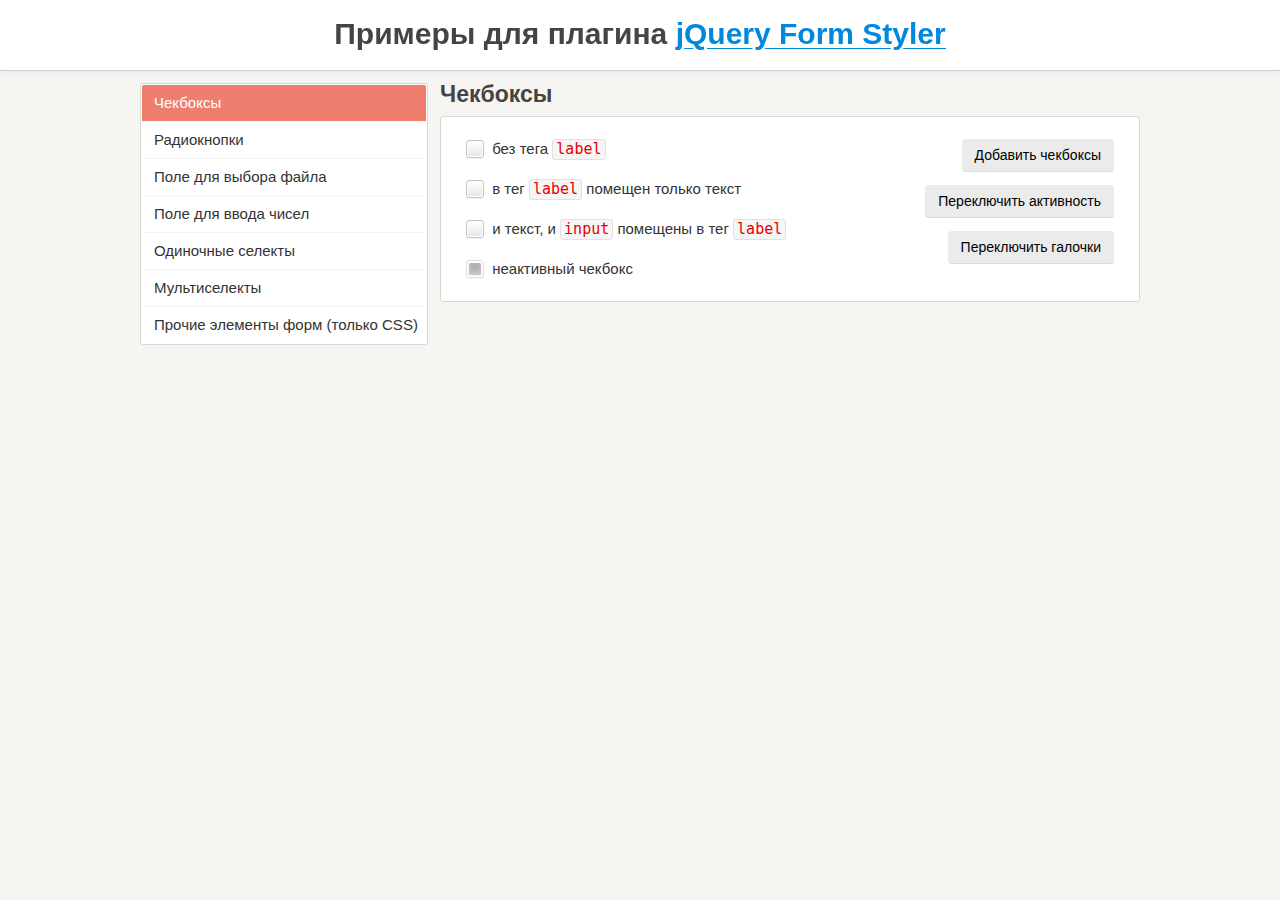
<file: libs/jQueryFormStyler-master/demo/index.html>
<!DOCTYPE html>
<html>
<head>
	<meta charset="utf-8" />
	<meta name="viewport" content="width=device-width, initial-scale=1.0" />
	<title>Примеры для плагина jQuery Form Styler</title>
	<link href="demo.css" rel="stylesheet" />
	<link href="../jquery.formstyler.css" rel="stylesheet" />
	<script src="http://ajax.googleapis.com/ajax/libs/jquery/1.11.3/jquery.min.js"></script>
	<script src="../jquery.formstyler.js"></script>
	<script>
		(function($) {
		$(function() {
			$('input, select').styler({
				selectSearch: true
			});
		});
		})(jQuery);
	</script>
	<script src="demo.js"></script>
</head>

<body>

<h1>Примеры для плагина <a href="http://dimox.name/jquery-form-styler/">jQuery Form Styler</a></h1>

<form method="post">
<div class="wrapper">

	<ul class="menu">
		<li class="current" data-hash="checkbox">Чекбоксы</li>
		<li data-hash="radio">Радиокнопки</li>
		<li data-hash="file">Поле для выбора файла</li>
		<li data-hash="number">Поле для ввода чисел</li>
		<li data-hash="select">Одиночные селекты</li>
		<li data-hash="multiselect">Мультиселекты</li>
		<li data-hash="css">Прочие элементы форм (только CSS)</li>
	</ul>

	<div class="content">

		<div class="box visible">
			<h2>Чекбоксы</h2>

			<div class="section lh">
				<div class="buttons">
					<button type="submit" class="button  add-checkbox">Добавить чекбоксы</button>
					<button type="submit" class="button  disable-input">Переключить активность</button>
					<button type="submit" class="button  check">Переключить галочки</button>
				</div>
				<input type="checkbox" /> без тега <code>label</code><br />
				<span id="r"><input type="checkbox" id="checkbox1" /></span> <label for="checkbox1"> в тег <code>label</code> помещен только текст</label><br />
				<label><input type="checkbox" /> и текст, и <code>input</code> помещены в тег <code>label</code></label><br />
				<label><input type="checkbox" disabled checked /> неактивный чекбокс</label>
			</div><!-- .section -->
		</div><!-- .box -->

		<div class="box">
			<h2>Радиокнопки</h2>

			<div class="section lh">
				<div class="buttons">
					<button type="submit" class="button  add-radio">Добавить радиокнопки</button>
					<button type="submit" class="button  disable-input">Переключить активность</button>
				</div>
				<input type="radio" name="radio" /> без тега <code>label</code><br />
				<input type="radio" name="radio" id="radio1" /> <label for="radio1"> в тег <code>label</code> помещен только текст</label><br />
				<label><input type="radio" name="radio" /> и текст, и <code>input</code> помещены в тег <code>label</code></label><br />
				<label><input type="radio" name="radio" disabled /> неактивная радиокнопка</label>
			</div><!-- .section -->
		</div><!-- .box -->

		<div class="box">
			<h2>Поле для выбора файла</h2>

			<div class="section">
				<div class="buttons">
					<button type="submit" class="button  add-file">Добавить поле</button>
					<button type="submit" class="button  disable-input">Переключить активность</button>
				</div>
				<input type="file" />
			</div><!-- .section -->
		</div><!-- .box -->

		<div class="box">
			<h2>Поле для ввода чисел</h2>

			<div class="section">
				<div class="buttons">
					<button type="submit" class="button  add-number">Добавить поле</button>
					<button type="submit" class="button  disable-input">Переключить активность</button>
				</div>
				<p>Поле без атрибутов.</p>
				<input type="number" />
			</div><!-- .section -->

			<div class="section">
				<p>Поле с атрибутами <code>min="0" max="100" step="5"</code>.</p>
				<input type="number" min="0" max="100" step="5" />
			</div><!-- .section -->

			<div class="section  number-plus-minus">
			<p>Другой вид переключателей.</p>
				<input type="number" />
			</div><!-- .section -->
		</div><!-- .box -->

		<div class="box">

			<h2>Одиночные селекты</h2>

			<p style="color: #43C617">По умолчанию ширина селекта на этой странице установлена 250 пикселей.</p>

			<div class="section">
				<div class="buttons">
					<button type="submit" class="button  add-select">Добавить селект</button>
					<button type="submit" class="button  add-options">Добавить пункты в список</button>
					<button type="submit" class="button  disable-select">Переключить активность селекта</button>
					<button type="submit" class="button  disable-options">Переключить активность пунктов</button>
				</div>
				<p><strong>Простой селект</strong> с несколькими пунктами, <br />один из них неактивный.</p>
				<select>
					<option>-- Выберите --</option>
					<option>Пункт 1</option>
					<option>Пункт 2</option>
					<option disabled>Пункт 3</option>
					<option>Пункт 4</option>
					<option>Пункт 5</option>
				</select>
			</div><!-- .section -->

			<div class="section">

				<p>Селект <strong>без заданной ширины</strong>, имеющий пункт <strong>с длинным текстом</strong>.</p>
				<select class="width-auto">
					<option>-- Выберите --</option>
					<option>Пункт 1</option>
					<option>Пункт 2</option>
					<option>Какой-то пункт с очень-очень-очень длинным-длинным-длинным текстом</option>
					<option>Пункт 4</option>
					<option>Пункт 5</option>
				</select>

				<br /><br />

				<p>Селект <strong>с шириной 200 пикселей</strong>, имеющий пункт <strong>с длинным текстом</strong>.</p>
				<select class="width-200">
					<option>-- Выберите --</option>
					<option>Пункт 1</option>
					<option>Пункт 2</option>
					<option>Какой-то пункт с очень-очень-очень длинным-длинным-длинным текстом</option>
					<option>Пункт 4</option>
					<option>Пункт 5</option>
				</select>

			</div><!-- .section -->

			<div class="section">

				<div class="sec maxheight">
					<p>Выпадающий список этого селекта <br /><strong>органичен по высоте</strong>.</p>
					<select>
						<option>-- Выберите --</option>
						<option>Пункт 1</option>
						<option>Пункт 2</option>
						<option>Пункт 3</option>
						<option>Пункт 4</option>
						<option>Пункт 5</option>
						<option>Пункт 6</option>
						<option>Пункт 7</option>
						<option>Пункт 8</option>
						<option>Пункт 9</option>
						<option>Пункт 10</option>
						<option>Пункт 11</option>
						<option>Пункт 12</option>
						<option>Пункт 13</option>
						<option>Пункт 14</option>
						<option>Пункт 15</option>
						<option>Пункт 16</option>
						<option>Пункт 17</option>
						<option>Пункт 18</option>
						<option>Пункт 19</option>
						<option>Пункт 20</option>
						<option>Пункт 21</option>
						<option>Пункт 22</option>
						<option>Пункт 23</option>
						<option>Пункт 24</option>
						<option>Пункт 25</option>
						<option>Пункт 26</option>
						<option>Пункт 27</option>
						<option>Пункт 28</option>
						<option>Пункт 29</option>
						<option>Пункт 30</option>
					</select>
				</div><!-- .sec -->

				<div class="sec">
					<p>Селект <strong>с длинным списком</strong>, не ограниченным максимальной высотой.</p>
					<select>
						<option>-- Выберите --</option>
						<option>Пункт 1</option>
						<option>Пункт 2</option>
						<option>Пункт 3</option>
						<option>Пункт 4</option>
						<option>Пункт 5</option>
						<option>Пункт 6</option>
						<option>Пункт 7</option>
						<option>Пункт 8</option>
						<option>Пункт 9</option>
						<option>Пункт 10</option>
						<option>Пункт 11</option>
						<option>Пункт 12</option>
						<option>Пункт 13</option>
						<option>Пункт 14</option>
						<option>Пункт 15</option>
						<option>Пункт 16</option>
						<option>Пункт 17</option>
						<option>Пункт 18</option>
						<option>Пункт 19</option>
						<option>Пункт 20</option>
						<option>Пункт 21</option>
						<option>Пункт 22</option>
						<option>Пункт 23</option>
						<option>Пункт 24</option>
						<option>Пункт 25</option>
						<option>Пункт 26</option>
						<option>Пункт 27</option>
						<option>Пункт 28</option>
						<option>Пункт 29</option>
						<option>Пункт 30</option>
						<option>Пункт 31</option>
						<option>Пункт 32</option>
						<option>Пункт 33</option>
						<option>Пункт 34</option>
						<option>Пункт 35</option>
						<option>Пункт 36</option>
						<option>Пункт 37</option>
						<option>Пункт 38</option>
						<option>Пункт 39</option>
						<option>Пункт 40</option>
						<option>Пункт 41</option>
						<option>Пункт 42</option>
						<option>Пункт 43</option>
						<option>Пункт 44</option>
						<option>Пункт 45</option>
						<option>Пункт 46</option>
						<option>Пункт 47</option>
						<option>Пункт 48</option>
						<option>Пункт 49</option>
						<option>Пункт 50</option>
						<option>Пункт 51</option>
						<option>Пункт 52</option>
						<option>Пункт 53</option>
						<option>Пункт 54</option>
						<option>Пункт 55</option>
						<option>Пункт 56</option>
						<option>Пункт 57</option>
						<option>Пункт 58</option>
						<option>Пункт 59</option>
						<option>Пункт 60</option>
						<option>Пункт 61</option>
						<option>Пункт 62</option>
						<option>Пункт 63</option>
						<option>Пункт 64</option>
						<option>Пункт 65</option>
						<option>Пункт 66</option>
						<option>Пункт 67</option>
						<option>Пункт 68</option>
						<option>Пункт 69</option>
						<option>Пункт 70</option>
						<option>Пункт 71</option>
						<option>Пункт 72</option>
						<option>Пункт 73</option>
						<option>Пункт 74</option>
						<option>Пункт 75</option>
						<option>Пункт 76</option>
						<option>Пункт 77</option>
						<option>Пункт 78</option>
						<option>Пункт 79</option>
						<option>Пункт 80</option>
						<option>Пункт 81</option>
						<option>Пункт 82</option>
						<option>Пункт 83</option>
						<option>Пункт 84</option>
						<option>Пункт 85</option>
						<option>Пункт 86</option>
						<option>Пункт 87</option>
						<option>Пункт 88</option>
						<option>Пункт 89</option>
						<option>Пункт 90</option>
						<option>Пункт 91</option>
						<option>Пункт 92</option>
						<option>Пункт 93</option>
						<option>Пункт 94</option>
						<option>Пункт 95</option>
						<option>Пункт 96</option>
						<option>Пункт 97</option>
						<option>Пункт 98</option>
						<option>Пункт 99</option>
						<option>Пункт 100</option>
					</select>
				</div><!-- .sec -->

			</div><!-- .section -->

			<div class="section">

				<div class="sec">
					<p>Проверяем, правильное ли значение передается при изменении. У оригинального селекта прописано: <code>onchange="alert(this.value)"</code>.</p>
					<select onchange="alert(this.value)">
						<option>-- Выберите --</option>
						<option>Пункт 1</option>
						<option>Пункт 2</option>
						<option>Пункт 3</option>
						<option>Пункт 4</option>
						<option>Пункт 5</option>
					</select>
				</div><!-- .sec -->

				<div class="sec">
					<p>Селект <strong>с замещающим текстом</strong> (placeholder). Текст "-- Выберите --" задан не через тег <code>option</code>, а через атрибут <code>data-placeholder</code>.</p>
					<select data-placeholder="-- Выберите --">
						<option label="-"></option>
						<option>Пункт 1</option>
						<option>Пункт 2</option>
						<option>Пункт 3</option>
						<option>Пункт 4</option>
						<option>Пункт 5</option>
					</select>
				</div><!-- .sec -->

			</div><!-- .section -->

			<div class="section">

				<div class="sec">
					<p>Селект <strong>с группировкой пунктов</strong> <br />(используется тег <code>optgroup</code>), один из них неактивный.</p>
					<select>
						<option>-- Выберите --</option>
						<optgroup label="Группа 1">
							<option>Пункт 1.1</option>
							<option>Пункт 1.2</option>
							<option>Пункт 1.3</option>
						</optgroup>
						<optgroup label="Группа 2">
							<option>Пункт 2.1</option>
							<option disabled>Пункт 2.2</option>
							<option>Пункт 2.3</option>
						</optgroup>
					</select>
				</div><!-- .sec -->

				<div class="sec">
					<p>Селект с выделением групп <strong>разными цветами</strong> (указаны классы <code>.color1</code> и <code>.color2</code> для <code>optgroup</code>).</p>
					<select>
						<option>-- Выберите --</option>
						<optgroup label="Группа 1" class="color1">
							<option>Пункт 1.1</option>
							<option>Пункт 1.2</option>
							<option>Пункт 1.3</option>
						</optgroup>
						<optgroup label="Группа 2" class="color2">
							<option>Пункт 2.1</option>
							<option>Пункт 2.2</option>
							<option>Пункт 2.3</option>
						</optgroup>
					</select>
				</div><!-- .sec -->

			</div><!-- .section -->

			<div class="section">

				<div class="sec showChanged">
					<p>Показываем, что селект изменен, используя класс <code>.changed</code> (появляется зеленая обводка).</p>
					<select>
						<option>-- Выберите --</option>
						<option>Пункт 1</option>
						<option>Пункт 2</option>
						<option>Пункт 3</option>
						<option>Пункт 4</option>
						<option>Пункт 5</option>
					</select>
				</div><!-- .sec -->

				<div class="sec lang">
					<p>Класс, указаннный для <code>option</code>, передается свернутом селекту, благодаря чему мы в нем видим флаг.</p>
					<select>
						<option>-- Выберите язык --</option>
						<option class="lang-en">Английский</option>
						<option class="lang-es">Испанский</option>
						<option class="lang-de">Немецкий</option>
						<option class="lang-ru">Русский</option>
						<option class="lang-fr">Французский</option>
					</select>
				</div><!-- .sec -->

			</div><!-- .section -->

			<br /><br /><br /><br /><br /><br /><br /><br /><br /><br />

		</div><!-- .box -->

		<div class="box">

			<h2>Мультиселекты</h2>

			<div class="section">
				<div class="buttons">
					<button type="submit" class="button  add-select  multiple">Добавить селект</button>
					<button type="submit" class="button  add-options">Добавить пункты в список</button>
					<button type="submit" class="button  disable-select">Переключить активность селекта</button>
					<button type="submit" class="button  disable-options">Переключить активность пунктов</button>
				</div>
				<p><strong>Мультиселект</strong>, один из пунктов неактивный, <br />параметр <code>size</code> не указан.</p>
				<select multiple>
					<option>-- Выберите --</option>
					<option>Пункт 1</option>
					<option>Пункт 2</option>
					<option disabled>Пункт 3</option>
					<option>Пункт 4</option>
					<option>Пункт 5</option>
				</select>
			</div><!-- .section -->

			<div class="section">
				<p>Мультиселект <strong>с параметром</strong> <code>size</code> <strong>равным</strong> <code>6</code> и <strong>с заданной шириной</strong> (400 пикселей).</p>
				<select multiple size="6" class="width-400">
					<option>-- Выберите один или несколько пунктов --</option>
					<option>Пункт 1</option>
					<option>Пункт 2</option>
					<option>Пункт 3</option>
					<option>Пункт 4</option>
					<option>Пункт 5</option>
				</select>
			</div><!-- .section -->

			<div class="section">

				<div class="sec">
					<p>Мультиселект <strong>с группировкой пунктов</strong> (используется тег <code>optgroup</code>), один из них неактивный.</p>
					<select multiple size="9">
						<option>-- Выберите --</option>
						<optgroup label="Группа 1">
							<option>Пункт 1.1</option>
							<option>Пункт 1.2</option>
							<option>Пункт 1.3</option>
						</optgroup>
						<optgroup label="Группа 2">
							<option>Пункт 2.1</option>
							<option disabled>Пункт 2.2</option>
							<option>Пункт 2.3</option>
						</optgroup>
					</select>
				</div><!-- .sec -->

				<div class="sec">
					<p>Мультиселект с выделением групп <strong>разными цветами</strong> (указаны классы <code>.color1</code> и <code>.color2</code> для <code>optgroup</code>).</p>
					<select multiple size="9">
						<option>-- Выберите --</option>
						<optgroup label="Группа 1" class="color1">
							<option>Пункт 1.1</option>
							<option>Пункт 1.2</option>
							<option>Пункт 1.3</option>
						</optgroup>
						<optgroup label="Группа 2" class="color2">
							<option>Пункт 2.1</option>
							<option>Пункт 2.2</option>
							<option>Пункт 2.3</option>
						</optgroup>
					</select>
				</div><!-- .sec -->

			</div><!-- .section -->

		</div><!-- .box -->

		<div class="box">

			<h2>Прочие элементы форм (только CSS)</h2>

			<div class="section css">
				<p>Стилизация данных элементов <strong>не требует наличия плагина</strong>.</p>

				<input class="styler" type="text" size="60" placeholder="Однострочное текстовое поле..." /> <code>&lt;input type="text"></code>

				<input class="styler" type="password" size="60" placeholder="Поле для ввода пароля..." /> <code>&lt;input type="password"></code>

				<textarea class="styler" cols="60" rows="5" placeholder="Многострочное текстовое поле..."></textarea> <code>&lt;textarea>&lt;/textarea></code><br />

				<input class="styler" type="button" value="Кнопка" /> <code>&lt;input type="button"></code><br />

				<button class="styler" type="submit">Кнопка</button> <code>&lt;button>&lt;/button></code><br />

				<input class="styler" type="reset" value="Сброс" /> <code>&lt;input type="reset"></code><br />

				<input class="styler" type="button" value="Кнопка неактивная" disabled /> <code>&lt;input type="button" disabled></code><br />
				<button class="styler" type="submit" disabled>Кнопка неактивная</button> <code>&lt;button disabled>&lt;/button></code>

			</div><!-- .section -->

		</div><!-- .box -->

	</div><!-- .content -->

</div><!-- .wrapper -->
</form>

</body>
</html>
</file>
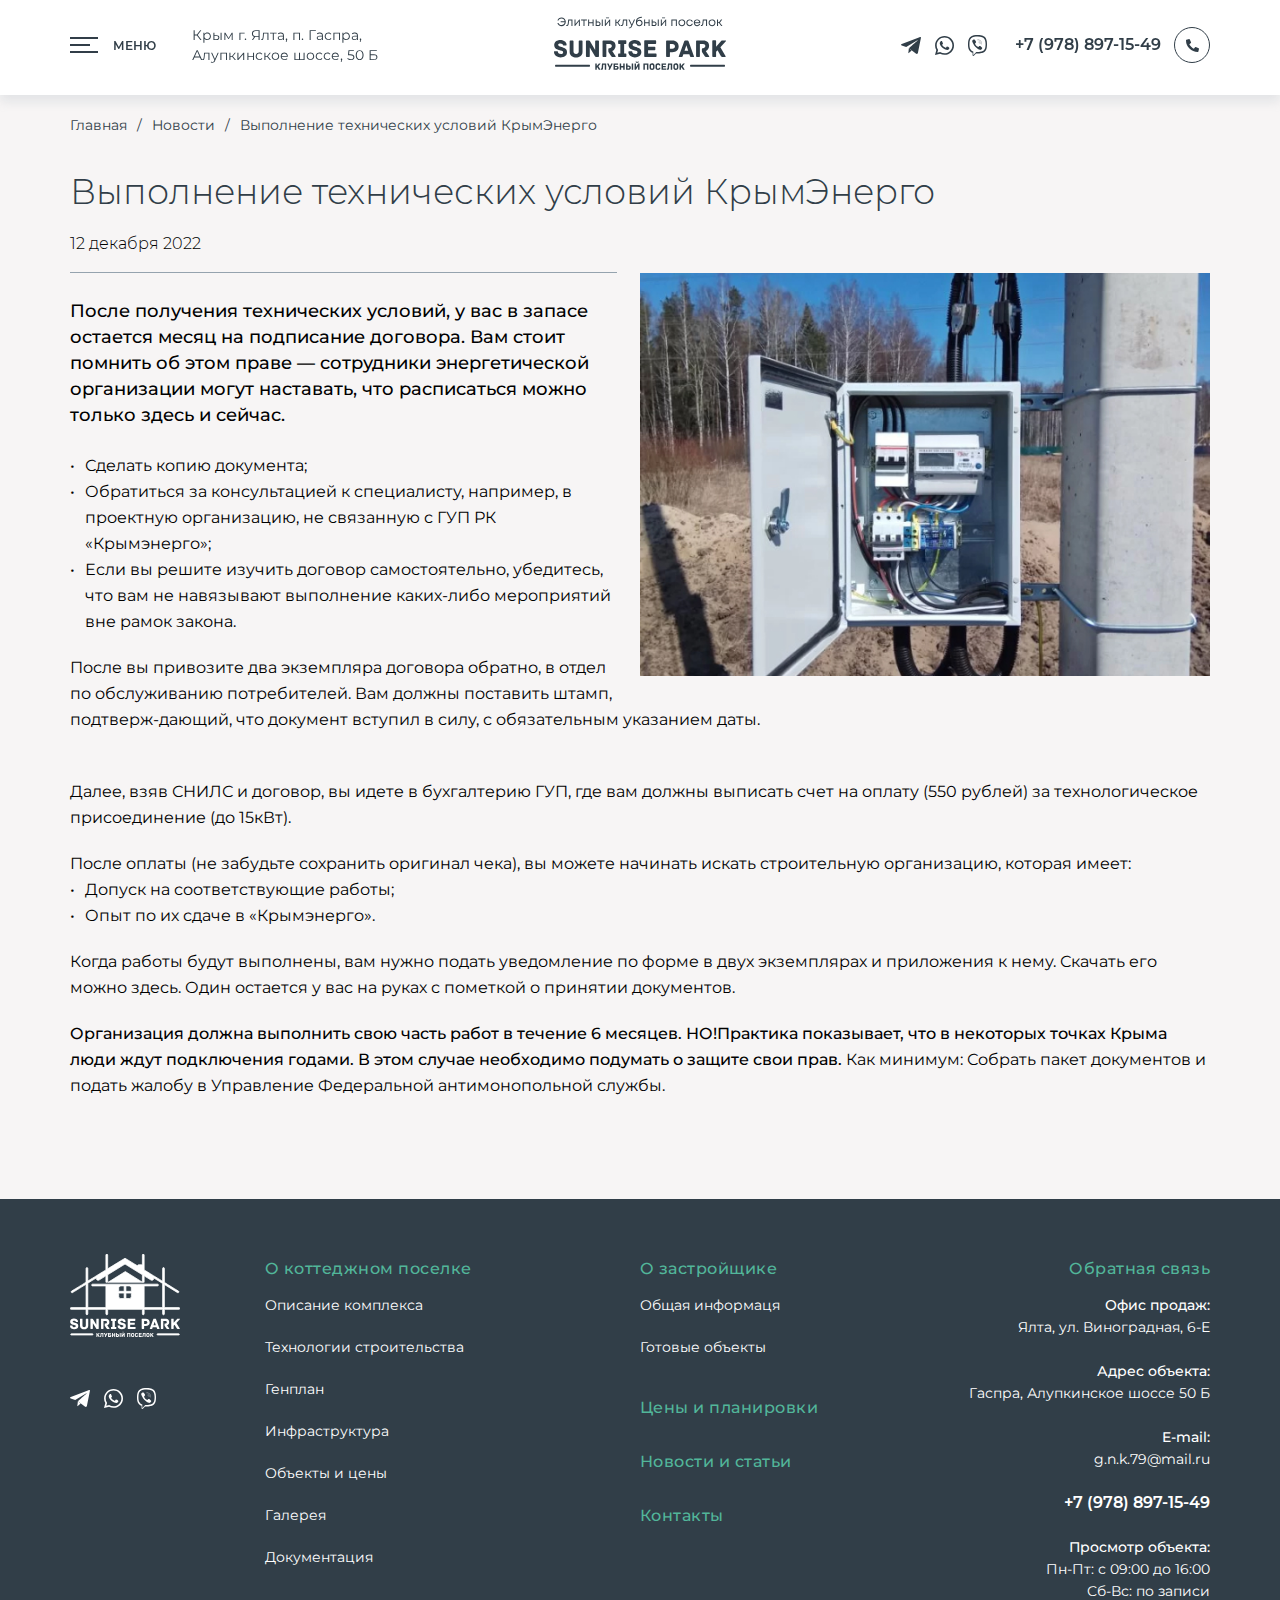
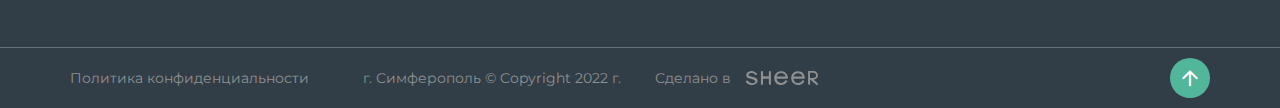
<file: article.html>
<!DOCTYPE html>
<!--[if lt IE 7]><html lang="ru" class="lt-ie9 lt-ie8 lt-ie7"><![endif]-->
<!--[if IE 7]><html lang="ru" class="lt-ie9 lt-ie8"><![endif]-->
<!--[if IE 8]><html lang="ru" class="lt-ie9"><![endif]-->
<!--[if gt IE 8]><!-->
<html lang="ru">
<!--<![endif]-->
<head>
	<meta charset="utf-8" />
	<title>Заголовок</title>
	<meta http-equiv="X-UA-Compatible" content="IE=edge" />
	<meta name="viewport" content="width=device-width, initial-scale=1.0" />
	<meta name="format-detection" content="telephone=no" />
	<link rel="shortcut icon" href="favicon.png" />
	<link rel="stylesheet" href="libs/bootstrap/bootstrap-grid.css" />
	<link rel="stylesheet" href="libs/fontawesome-free-5.12.0-web/css/all.min.css" />
	<link rel="stylesheet" href="libs/fancybox/jquery.fancybox.css" />
	<link rel="stylesheet" href="libs/countdown/jquery.countdown.css" />
	<link rel="stylesheet" href="libs/slick-1.5.9/slick/slick.css" />
	<link rel="stylesheet" href="libs/slick-1.5.9/slick/slick-theme.css" />
	<link rel="stylesheet" href="css/fonts.css" />
	<link rel="stylesheet" href="css/main.css?ver=1.9" />
	<link rel="stylesheet" href="css/media.css?ver=1.9" />
</head>
<body>

	<div class="wrapper wrapper_page"> 

		<header class="header default">
			<div class="container">
				<div class="row align-items-center">
					<div class="col-lg-4 col-3">
						<div class="header__left">
							<div class="btn-menu">
								<span class='sandwich'>
									<span class='sw-topper'></span>
									<span class='sw-bottom'></span>
									<span class='sw-footer'></span>
								</span>
								<div class="btn-menu__title">МЕНЮ</div>
							</div>
							<div class="location-main">Крым г. Ялта, п. Гаспра, <br>Алупкинское шоссе, 50 Б</div>
						</div>
					</div>
					<div class="col-lg-4 col-6">
						<div class="header__center">
							<a href="#" class="logo">
								<img src="img/logo_dark.svg" alt="alt">
							</a>
						</div>
					</div>
					<div class="col-lg-4 col-3">
						<div class="header__right">
							<ul class="list-social">
								<li><a href="#"><img src="img/tg_d.svg" alt="alt"></a></li>
								<li><a href="#"><img src="img/wt_d.svg" alt="alt"></a></li>
								<li><a href="#"><img src="img/vb_d.svg" alt="alt"></a></li>
							</ul>
							<a href="tel:+79788971549" class="phone-main">+7 (978) 897-15-49</a>
							<a href="#" class="btn-call"><i class="fas fa-phone-alt"></i></a>
						</div>
					</div>
				</div>
			</div>
			<div class="menu-dropdown">
				<div class="container">
					<div class="row">
						<div class="col-lg-6">
							<ul class="menu">
								<li><a href="index.html#nav-sect1">Sunrise Park в цифрах</a></li>
								<li><a href="index.html#nav-sect2">Генеральный план поселка</a></li>
								<li><a href="index.html#nav-sect3">Технологии строительства</a></li>
								<li><a href="index.html#nav-sect4">Цены</a></li>
								<li><a href="index.html#nav-sect5">Инфраструктура</a></li>
								<li><a href="index.html#nav-sect3">О застройщике</a></li>
								<li><a href="index.html#nav-sect6">Фотогалерея</a></li>
								<li><a href="index.html#nav-sect7">Заказать экскурсию по объекту</a></li>
							</ul>
						</div>
					</div>
				</div>
				<div class="menu-dropdown__mobile">
					<div class="location-main">Крым г. Ялта, п. Гаспра, <br>Алупкинское шоссе, 50 Б</div>
					<div class="menu-contacts">
						<ul class="list-social">
							<li><a href="#"><img src="img/tg_d.svg" alt="alt"></a></li>
							<li><a href="#"><img src="img/wt_d.svg" alt="alt"></a></li>
							<li><a href="#"><img src="img/vb_d.svg" alt="alt"></a></li>
						</ul>
						<a href="tel:+79788971549" class="phone-main">+7 (978) 897-15-49</a>
					</div>
				</div>
			</div>
		</header>

		<section class="article">
			<div class="container">
				<ul class="breadcrumbs">
					<li><a href="#">Главная</a></li>
					<li><a href="#">Новости</a></li>
					<li>Выполнение технических условий КрымЭнерго</li>
				</ul>
				<div class="article-content">
					<h1>Выполнение технических условий КрымЭнерго</h1>
					<time>12 декабря 2022</time>
					<img src="img/article1.jpg" alt="alt">
					<h3>После получения технических условий, у вас в запасе остается месяц на подписание договора. Вам стоит помнить об этом праве — сотрудники энергетической организации могут наставать, что расписаться можно только здесь и сейчас.</h3>
					<ul>
						<li>Сделать копию документа;</li>
						<li>Обратиться за консультацией к специалисту, например, в проектную организацию, не связанную с ГУП РК «Крымэнерго»;</li>
						<li>Если вы решите изучить договор самостоятельно, убедитесь, что вам не навязывают выполнение каких-либо мероприятий вне рамок закона. </li>
					</ul>
					<p>После вы привозите два экземпляра договора обратно, в отдел по обслуживанию потребителей. Вам должны поставить штамп, подтверж-дающий, что документ вступил в силу, с обязательным указанием даты.</p>
					<br>
					<p>Далее, взяв СНИЛС и договор, вы идете в бухгалтерию ГУП, где вам должны выписать счет на оплату (550 рублей) за технологическое присоединение (до 15кВт).</p>
					<div>После оплаты (не забудьте сохранить оригинал чека), вы можете начинать искать строительную организацию, которая имеет:</div>
					<ul>
						<li>Допуск на соответствующие работы;</li>
						<li>Опыт по их сдаче в «Крымэнерго».</li>
					</ul>
					<p>Когда работы будут выполнены, вам нужно подать уведомление по форме в двух экземплярах и приложения к нему. Скачать его можно здесь. Один остается у вас на руках с пометкой о принятии документов.</p>
					<p><strong>Организация должна выполнить свою часть работ в течение 6 месяцев. НО!Практика показывает, что в некоторых точках Крыма люди ждут подключения годами. В этом случае необходимо подумать о защите свои прав.</strong> Как минимум: Собрать пакет документов и подать жалобу в Управление Федеральной антимонопольной службы.</p>
				</div>
			</div>
		</section>

		<footer class="footer">
			<div class="container">
				<div class="row">
					<div class="col-lg-2 footer__left">
						<a href="#" class="logo-footer">
							<img src="img/logo2.svg" alt="alt">
						</a>
						<ul class="list-social">
							<li><a href="#"><img src="img/tg.svg" alt="alt"></a></li>
							<li><a href="#"><img src="img/wt.svg" alt="alt"></a></li>
							<li><a href="#"><img src="img/vb.svg" alt="alt"></a></li>
						</ul>
					</div>
					<div class="col-lg-4">
						<div class="footer__title">О коттеджном поселке <i class="far fa-chevron-down"></i></div>
						<div class="footer__content">
							<ul class="footer__nav">
								<li><a href="#">Описание комплекса</a></li>
								<li><a href="#">Технологии строительства</a></li>
								<li><a href="#">Генплан</a></li>
								<li><a href="#">Инфраструктура</a></li>
								<li><a href="#">Объекты и цены</a></li>
								<li><a href="#">Галерея</a></li>
								<li><a href="#">Документация</a></li>
							</ul>
						</div>
					</div>
					<div class="col-lg-3 col_pl">
						<div class="footer__title">О застройщике <i class="far fa-chevron-down"></i></div>
						<div class="footer__content">
							<ul class="footer__nav">
								<li><a href="#">Общая информаця</a></li>
								<li><a href="#">Готовые объекты</a></li>
							</ul>
						</div>
						<ul class="footer__nav footer__nav_big">
							<li><a href="#">Цены и планировки</a></li>
							<li><a href="#">Новости и статьи</a></li>
							<li><a href="#">Контакты</a></li>
						</ul>
					</div>
					<div class="col-lg-3 footer__right">
						<div class="footer__title">Обратная связь <i class="far fa-chevron-down"></i></div>
						<div class="footer__content">
							<p><strong>Офис продаж:</strong></p>
							<p>Ялта, ул. Виноградная, 6-Е</p>
							<br>
							<p><strong>Адрес объекта:</strong></p>
							<p>Гаспра, Алупкинское шоссе 50 Б</p>
							<br>
							<p><strong>E-mail:</strong></p>
							<p><a href="mailto:g.n.k.79@mail.ru">g.n.k.79@mail.ru</a></p>
							<br>
							<p><a href="te:+79788971549" class="phone-main">+7 (978) 897-15-49</a></p>
							<br>
							<p><strong>Просмотр объекта:</strong></p>
							<p>Пн-Пт: с 09:00 до 16:00 <br>Сб-Вс: по записи</p>
						</div>
					</div>
				</div>
			</div>
			<div class="footer-bottom">
				<div class="container">
					<div class="row align-items-center">
						<div class="col-lg">
							<a href="#">Политика конфиденциальности </a>
						</div>
						<div class="col-lg">
							<p>г. Симферополь © Copyright  2022 г.</p>
						</div>
						<div class="col-lg">
							<div class="create">Сделано в <a href="#"><img src="img/copy.svg" alt="alt"></a></div>
						</div>
						<div class="col-lg">
							<a href="#" class="btn_top"><i class="far fa-arrow-up"></i></a>
						</div>
					</div>
				</div>
			</div>
		</footer>
		
	</div>

	<!--[if lt IE 9]>
	<script src="libs/html5shiv/es5-shim.min.js"></script>
	<script src="libs/html5shiv/html5shiv.min.js"></script>
	<script src="libs/html5shiv/html5shiv-printshiv.min.js"></script>
	<script src="libs/respond/respond.min.js"></script>
<![endif]-->
<script src="libs/jquery/jquery-3.6.0.min.js"></script>
<script src="libs/jquery-mousewheel/jquery.mousewheel.min.js"></script>
<script src="libs/fancybox/jquery.fancybox.pack.js"></script>
<script src="libs/slick-1.5.9/slick/slick.min.js"></script>
<script src="libs/scroll2id/PageScroll2id.min.js"></script>
<script src="libs/mask/jquery.maskedinput.js"></script>
<script src="libs/countdown/jquery.plugin.js"></script>
<script src="libs/countdown/jquery.countdown.min.js"></script>
<script src="libs/countdown/jquery.countdown-ru.js"></script>
<script src="libs/jQueryFormStyler-master/jquery.formstyler.min.js"></script>
<script src="js/common.js?ver=1.9"></script>

<!-- Yandex.Metrika counter --><!-- /Yandex.Metrika counter -->
<!-- Google Analytics counter --><!-- /Google Analytics counter -->
</body>
</html>
</file>
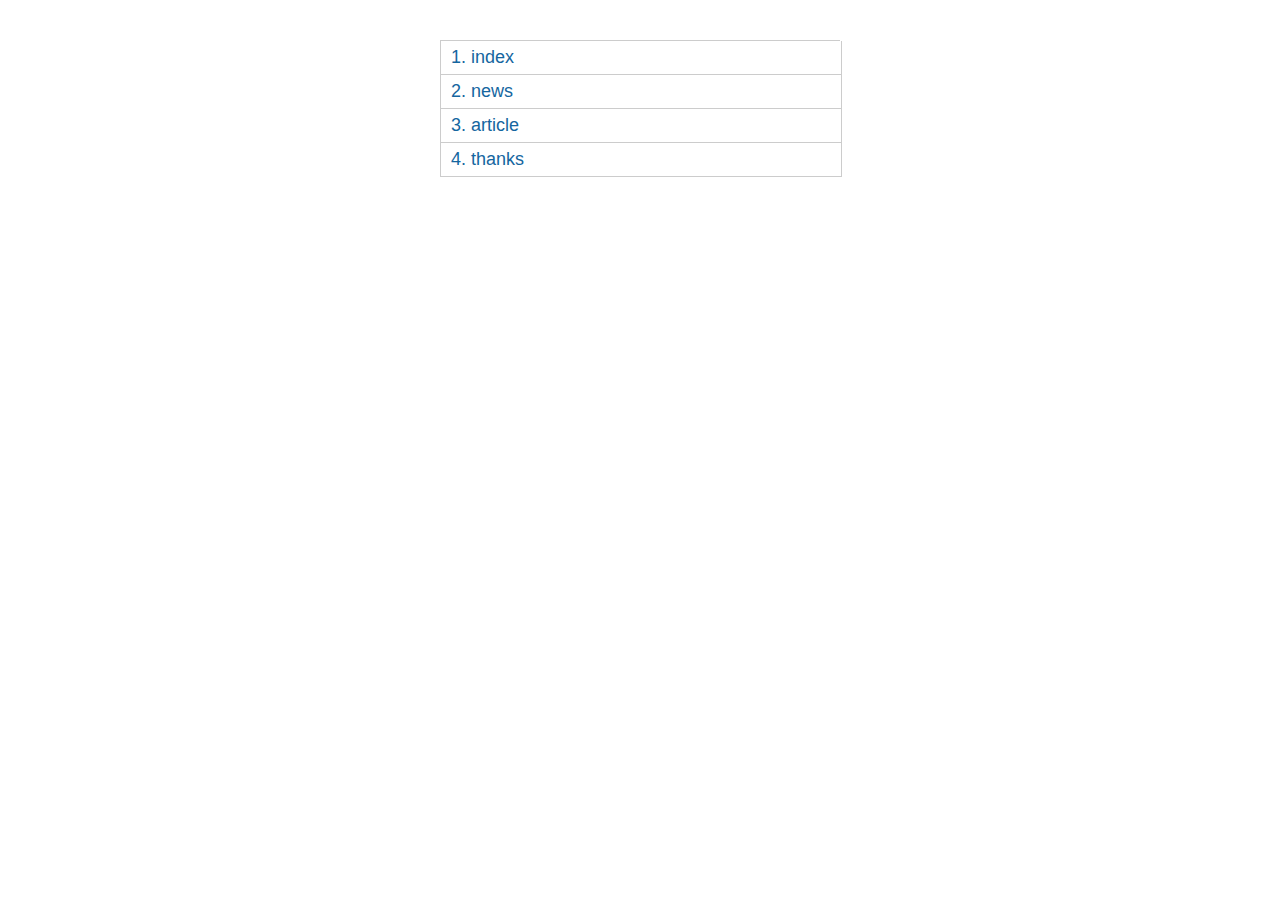
<file: map.html>
<!DOCTYPE html>
<!--[if lt IE 7]><html lang="ru" class="lt-ie9 lt-ie8 lt-ie7"><![endif]-->
<!--[if IE 7]><html lang="ru" class="lt-ie9 lt-ie8"><![endif]-->
<!--[if IE 8]><html lang="ru" class="lt-ie9"><![endif]-->
<!--[if gt IE 8]><!-->
<html lang="ru">
<!--<![endif]-->
<head>
	<meta charset="utf-8" />
	<title>Заголовок</title>
	<meta name="description" content="" />
	<meta http-equiv="X-UA-Compatible" content="IE=edge" />
	<meta name="viewport" content="width=device-width, initial-scale=1.0" />
</head> 
<body>

	<div class="wrapper">
		<div class="count_pages">
			<ul> 
				<li><a href="index.html" target="_blanck">index</a></li>
				<li><a href="news.html" target="_blanck">news</a></li>
				<li><a href="article.html" target="_blanck">article</a></li>
				<li><a href="thanks.html" target="_blanck">thanks</a></li>
			</ul>
		</div> 
	</div>
 
	<style>
		.count_pages a:before {
			counter-increment: list1;
			content: counter(list1) ". ";
		}
		.count_pages li {
			list-style: none;
			margin-bottom: 0px;
			border: 1px solid #ccc;
			border-top: none;
			width: 100%;
		}
		.count_pages {
			margin: 0;
			width: 400px;
			margin: auto;
			font-family: sans-serif;
			margin-top: 40px;
			max-width: 100%;
			border-top: 1px solid #ccc;
			counter-reset: list1;
			margin-bottom: 40px;
		}
		.count_pages ul {
			margin: 0;
			padding: 0;
		}
		.count_pages a {
			font-size: 18px;
			color: #15669F;
			text-decoration: none;
			display: block;
			padding: 6px 10px;
		}
	</style>
</body>
</html>
</file>
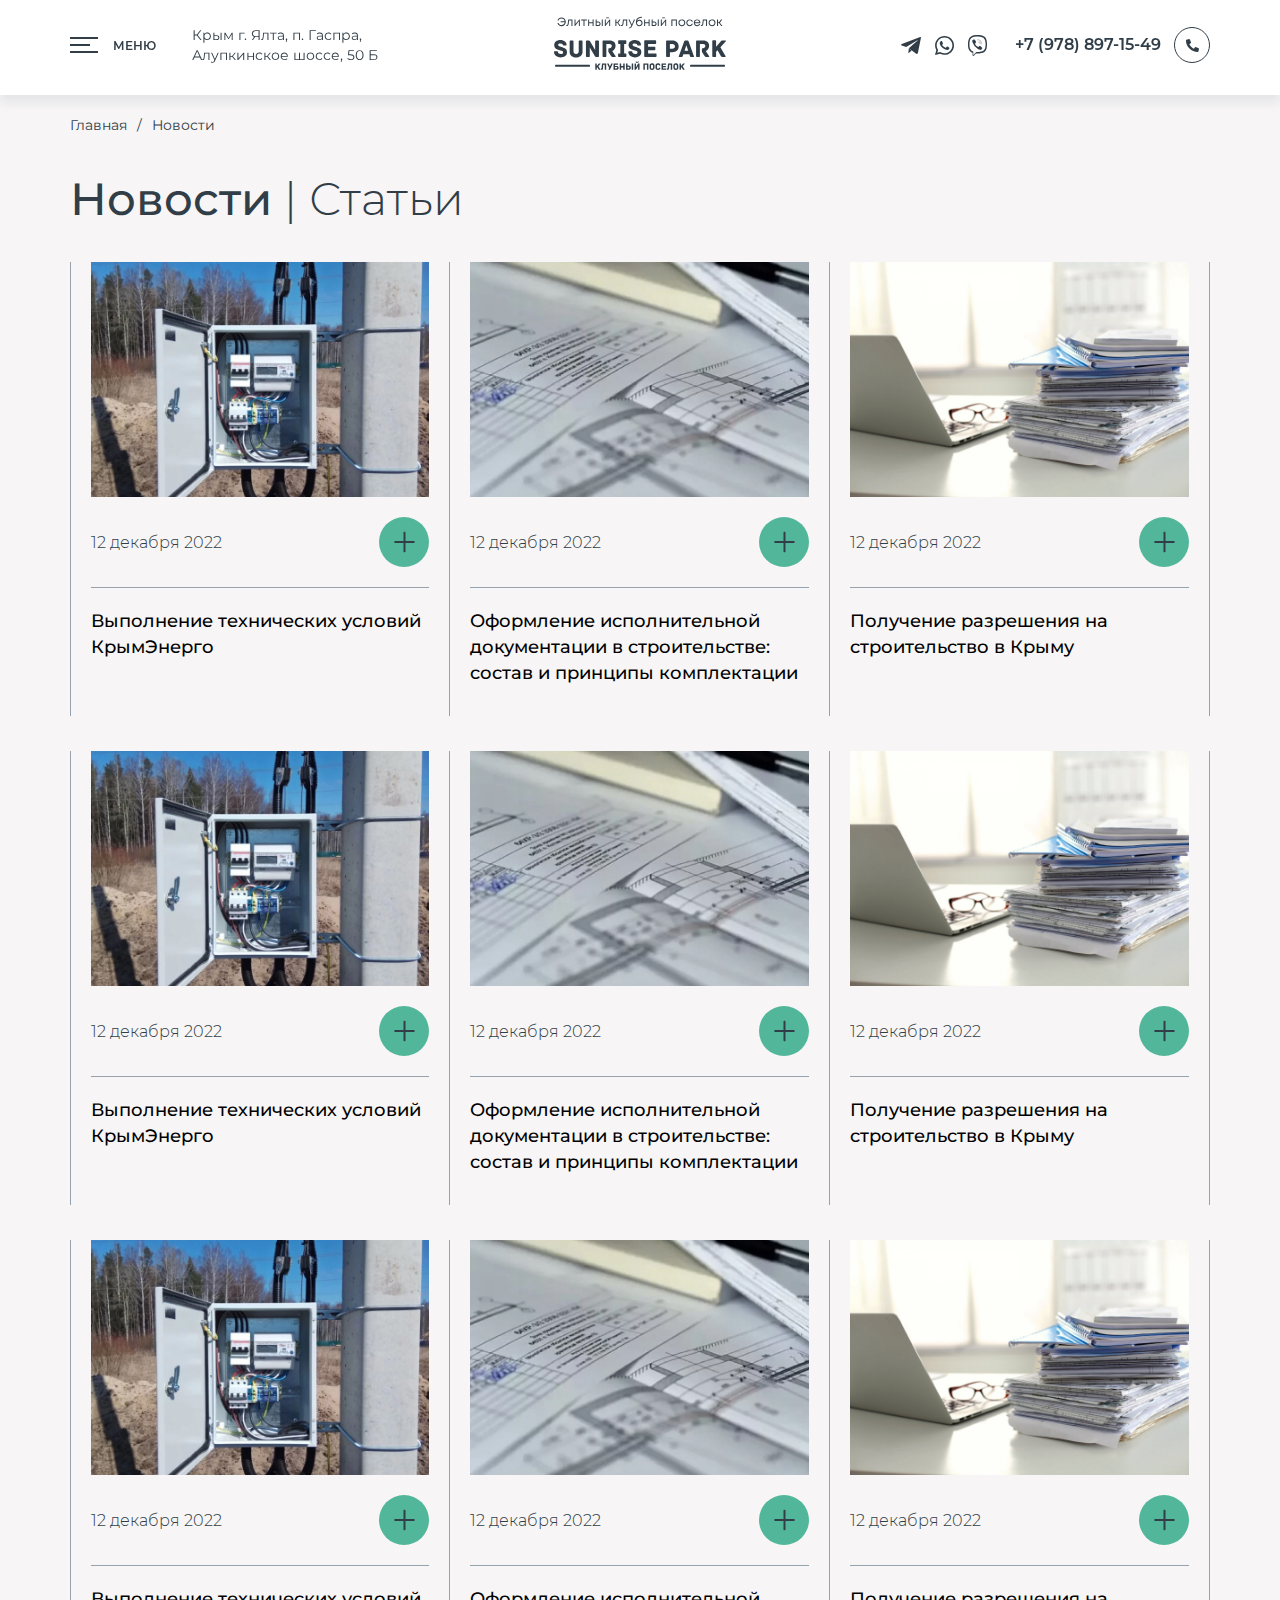
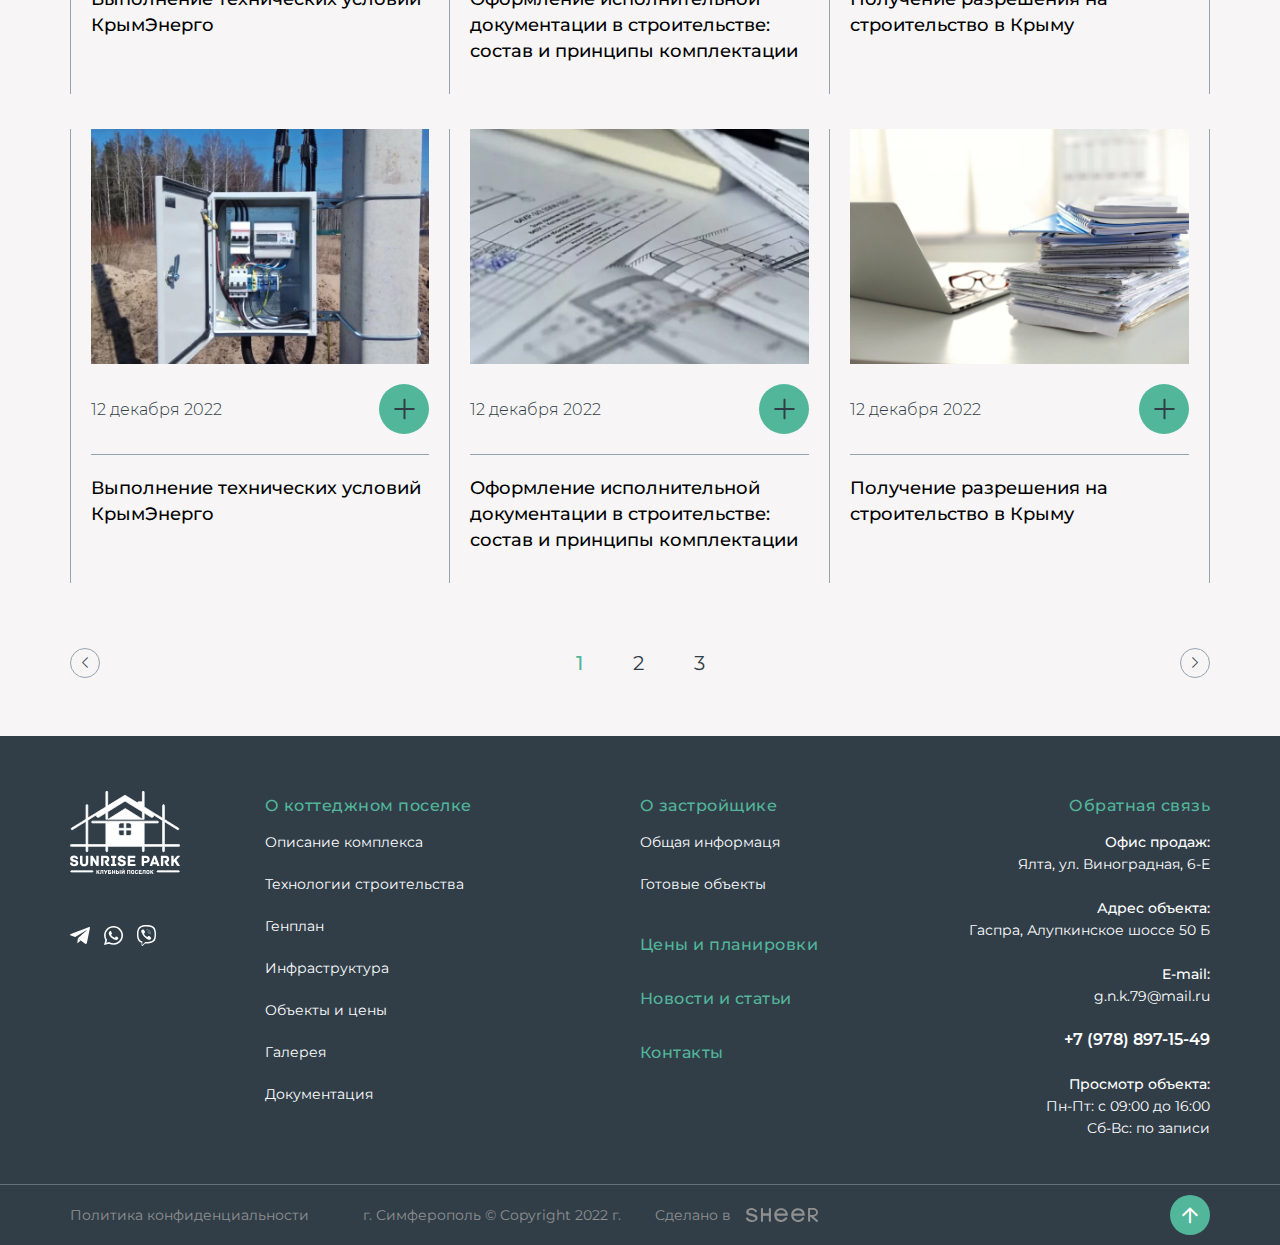
<file: news.html>
<!DOCTYPE html>
<!--[if lt IE 7]><html lang="ru" class="lt-ie9 lt-ie8 lt-ie7"><![endif]-->
<!--[if IE 7]><html lang="ru" class="lt-ie9 lt-ie8"><![endif]-->
<!--[if IE 8]><html lang="ru" class="lt-ie9"><![endif]-->
<!--[if gt IE 8]><!-->
<html lang="ru">
<!--<![endif]-->
<head>
	<meta charset="utf-8" />
	<title>Заголовок</title>
	<meta http-equiv="X-UA-Compatible" content="IE=edge" />
	<meta name="viewport" content="width=device-width, initial-scale=1.0" />
	<meta name="format-detection" content="telephone=no" />
	<link rel="shortcut icon" href="favicon.png" />
	<link rel="stylesheet" href="libs/bootstrap/bootstrap-grid.css" />
	<link rel="stylesheet" href="libs/fontawesome-free-5.12.0-web/css/all.min.css" />
	<link rel="stylesheet" href="libs/fancybox/jquery.fancybox.css" />
	<link rel="stylesheet" href="libs/countdown/jquery.countdown.css" />
	<link rel="stylesheet" href="libs/slick-1.5.9/slick/slick.css" />
	<link rel="stylesheet" href="libs/slick-1.5.9/slick/slick-theme.css" />
	<link rel="stylesheet" href="css/fonts.css" />
	<link rel="stylesheet" href="css/main.css?ver=1.9" />
	<link rel="stylesheet" href="css/media.css?ver=1.9" />
</head>
<body> 

	<div class="wrapper wrapper_page">

		<header class="header default">
			<div class="container">
				<div class="row align-items-center">
					<div class="col-lg-4 col-3">
						<div class="header__left">
							<div class="btn-menu">
								<span class='sandwich'>
									<span class='sw-topper'></span>
									<span class='sw-bottom'></span>
									<span class='sw-footer'></span>
								</span>
								<div class="btn-menu__title">МЕНЮ</div>
							</div>
							<div class="location-main">Крым г. Ялта, п. Гаспра, <br>Алупкинское шоссе, 50 Б</div>
						</div>
					</div>
					<div class="col-lg-4 col-6">
						<div class="header__center">
							<a href="#" class="logo">
								<img src="img/logo_dark.svg" alt="alt">
							</a>
						</div>
					</div>
					<div class="col-lg-4 col-3">
						<div class="header__right">
							<ul class="list-social">
								<li><a href="#"><img src="img/tg_d.svg" alt="alt"></a></li>
								<li><a href="#"><img src="img/wt_d.svg" alt="alt"></a></li>
								<li><a href="#"><img src="img/vb_d.svg" alt="alt"></a></li>
							</ul>
							<a href="tel:+79788971549" class="phone-main">+7 (978) 897-15-49</a>
							<a href="#" class="btn-call"><i class="fas fa-phone-alt"></i></a>
						</div>
					</div>
				</div>
			</div>
			<div class="menu-dropdown">
				<div class="container">
					<div class="row">
						<div class="col-lg-6">
							<ul class="menu">
								<li><a href="index.html#nav-sect1">Sunrise Park в цифрах</a></li>
								<li><a href="index.html#nav-sect2">Генеральный план поселка</a></li>
								<li><a href="index.html#nav-sect3">Технологии строительства</a></li>
								<li><a href="index.html#nav-sect4">Цены</a></li>
								<li><a href="index.html#nav-sect5">Инфраструктура</a></li>
								<li><a href="index.html#nav-sect3">О застройщике</a></li>
								<li><a href="index.html#nav-sect6">Фотогалерея</a></li>
								<li><a href="index.html#nav-sect7">Заказать экскурсию по объекту</a></li>
							</ul>
						</div>
					</div>
				</div>
				<div class="menu-dropdown__mobile">
					<div class="location-main">Крым г. Ялта, п. Гаспра, <br>Алупкинское шоссе, 50 Б</div>
					<div class="menu-contacts">
						<ul class="list-social">
							<li><a href="#"><img src="img/tg_d.svg" alt="alt"></a></li>
							<li><a href="#"><img src="img/wt_d.svg" alt="alt"></a></li>
							<li><a href="#"><img src="img/vb_d.svg" alt="alt"></a></li>
						</ul>
						<a href="tel:+79788971549" class="phone-main">+7 (978) 897-15-49</a>
					</div>
				</div>
			</div>
		</header>

		<section class="news">
			<div class="container">
				<ul class="breadcrumbs">
					<li><a href="#">Главная</a></li>
					<li>Новости</li>
				</ul>
				<h1 class="title-section title-section_tabs">
					<a href="#tab_title1" class="active">Новости</a>
					<span>|</span>
					<a href="#tab_title2">Статьи</a>
				</h1>
				<div class="tab-container-title">
					<div class="tab-pane-title" id="tab_title1">
						<div class="row row_news">
							<div class="col-lg-4 col-md-6">
								<div class="item-news">
									<a href="#" class="item-news__image">
										<img src="img/news1.jpg" alt="alt">
									</a>
									<div class="item-news__head">
										<div class="item-news__date">12 декабря 2022</div>
										<a href="#" class="button-plus"></a>
									</div>
									<a href="#" class="item-news__title">Выполнение технических условий КрымЭнерго</a>
								</div>
							</div>
							<div class="col-lg-4 col-md-6">
								<div class="item-news">
									<a href="#" class="item-news__image">
										<img src="img/news2.jpg" alt="alt">
									</a>
									<div class="item-news__head">
										<div class="item-news__date">12 декабря 2022</div>
										<a href="#" class="button-plus"></a>
									</div>
									<a href="#" class="item-news__title">Оформление исполнительной документации в строительстве: состав и принципы комплектации</a>
								</div>
							</div>
							<div class="col-lg-4 col-md-6">
								<div class="item-news">
									<a href="#" class="item-news__image">
										<img src="img/news3.jpg" alt="alt">
									</a>
									<div class="item-news__head">
										<div class="item-news__date">12 декабря 2022</div>
										<a href="#" class="button-plus"></a>
									</div>
									<a href="#" class="item-news__title">Получение разрешения на строительство в Крыму</a>
								</div>
							</div>
							<div class="col-lg-4 col-md-6">
								<div class="item-news">
									<a href="#" class="item-news__image">
										<img src="img/news1.jpg" alt="alt">
									</a>
									<div class="item-news__head">
										<div class="item-news__date">12 декабря 2022</div>
										<a href="#" class="button-plus"></a>
									</div>
									<a href="#" class="item-news__title">Выполнение технических условий КрымЭнерго</a>
								</div>
							</div>
							<div class="col-lg-4 col-md-6">
								<div class="item-news">
									<a href="#" class="item-news__image">
										<img src="img/news2.jpg" alt="alt">
									</a>
									<div class="item-news__head">
										<div class="item-news__date">12 декабря 2022</div>
										<a href="#" class="button-plus"></a>
									</div>
									<a href="#" class="item-news__title">Оформление исполнительной документации в строительстве: состав и принципы комплектации</a>
								</div>
							</div>
							<div class="col-lg-4 col-md-6">
								<div class="item-news">
									<a href="#" class="item-news__image">
										<img src="img/news3.jpg" alt="alt">
									</a>
									<div class="item-news__head">
										<div class="item-news__date">12 декабря 2022</div>
										<a href="#" class="button-plus"></a>
									</div>
									<a href="#" class="item-news__title">Получение разрешения на строительство в Крыму</a>
								</div>
							</div>
							<div class="col-lg-4 col-md-6">
								<div class="item-news">
									<a href="#" class="item-news__image">
										<img src="img/news1.jpg" alt="alt">
									</a>
									<div class="item-news__head">
										<div class="item-news__date">12 декабря 2022</div>
										<a href="#" class="button-plus"></a>
									</div>
									<a href="#" class="item-news__title">Выполнение технических условий КрымЭнерго</a>
								</div>
							</div>
							<div class="col-lg-4 col-md-6">
								<div class="item-news">
									<a href="#" class="item-news__image">
										<img src="img/news2.jpg" alt="alt">
									</a>
									<div class="item-news__head">
										<div class="item-news__date">12 декабря 2022</div>
										<a href="#" class="button-plus"></a>
									</div>
									<a href="#" class="item-news__title">Оформление исполнительной документации в строительстве: состав и принципы комплектации</a>
								</div>
							</div>
							<div class="col-lg-4 col-md-6">
								<div class="item-news">
									<a href="#" class="item-news__image">
										<img src="img/news3.jpg" alt="alt">
									</a>
									<div class="item-news__head">
										<div class="item-news__date">12 декабря 2022</div>
										<a href="#" class="button-plus"></a>
									</div>
									<a href="#" class="item-news__title">Получение разрешения на строительство в Крыму</a>
								</div>
							</div>
							<div class="col-lg-4 col-md-6">
								<div class="item-news">
									<a href="#" class="item-news__image">
										<img src="img/news1.jpg" alt="alt">
									</a>
									<div class="item-news__head">
										<div class="item-news__date">12 декабря 2022</div>
										<a href="#" class="button-plus"></a>
									</div>
									<a href="#" class="item-news__title">Выполнение технических условий КрымЭнерго</a>
								</div>
							</div>
							<div class="col-lg-4 col-md-6">
								<div class="item-news">
									<a href="#" class="item-news__image">
										<img src="img/news2.jpg" alt="alt">
									</a>
									<div class="item-news__head">
										<div class="item-news__date">12 декабря 2022</div>
										<a href="#" class="button-plus"></a>
									</div>
									<a href="#" class="item-news__title">Оформление исполнительной документации в строительстве: состав и принципы комплектации</a>
								</div>
							</div>
							<div class="col-lg-4 col-md-6">
								<div class="item-news">
									<a href="#" class="item-news__image">
										<img src="img/news3.jpg" alt="alt">
									</a>
									<div class="item-news__head">
										<div class="item-news__date">12 декабря 2022</div>
										<a href="#" class="button-plus"></a>
									</div>
									<a href="#" class="item-news__title">Получение разрешения на строительство в Крыму</a>
								</div>
							</div>
						</div>
						<div class="pager">
							<a class="prev page-numbers disabled" href="#"><i class="fal fa-chevron-left"></i></a> 
							<span aria-current="page" class="page-numbers current" href="#">1</span> 
							<a class="page-numbers" href="#">2</a> 
							<a class="page-numbers" href="#">3</a>
							<a class="next page-numbers" href="#"><i class="fal fa-chevron-right"></i></a>
						</div>
					</div>
					<div class="tab-pane-title" id="tab_title2">
						<div class="row row_news">
							<div class="col-lg-4 col-md-6">
								<div class="item-news">
									<a href="#" class="item-news__image">
										<img src="img/news1.jpg" alt="alt">
									</a>
									<div class="item-news__head">
										<div class="item-news__date">12 декабря 2022</div>
										<a href="#" class="button-plus"></a>
									</div>
									<a href="#" class="item-news__title">Выполнение технических условий КрымЭнерго</a>
								</div>
							</div>
							<div class="col-lg-4 col-md-6">
								<div class="item-news">
									<a href="#" class="item-news__image">
										<img src="img/news2.jpg" alt="alt">
									</a>
									<div class="item-news__head">
										<div class="item-news__date">12 декабря 2022</div>
										<a href="#" class="button-plus"></a>
									</div>
									<a href="#" class="item-news__title">Оформление исполнительной документации в строительстве: состав и принципы комплектации</a>
								</div>
							</div>
							<div class="col-lg-4 col-md-6">
								<div class="item-news">
									<a href="#" class="item-news__image">
										<img src="img/news3.jpg" alt="alt">
									</a>
									<div class="item-news__head">
										<div class="item-news__date">12 декабря 2022</div>
										<a href="#" class="button-plus"></a>
									</div>
									<a href="#" class="item-news__title">Получение разрешения на строительство в Крыму</a>
								</div>
							</div>
							<div class="col-lg-4 col-md-6">
								<div class="item-news">
									<a href="#" class="item-news__image">
										<img src="img/news1.jpg" alt="alt">
									</a>
									<div class="item-news__head">
										<div class="item-news__date">12 декабря 2022</div>
										<a href="#" class="button-plus"></a>
									</div>
									<a href="#" class="item-news__title">Выполнение технических условий КрымЭнерго</a>
								</div>
							</div>
							<div class="col-lg-4 col-md-6">
								<div class="item-news">
									<a href="#" class="item-news__image">
										<img src="img/news2.jpg" alt="alt">
									</a>
									<div class="item-news__head">
										<div class="item-news__date">12 декабря 2022</div>
										<a href="#" class="button-plus"></a>
									</div>
									<a href="#" class="item-news__title">Оформление исполнительной документации в строительстве: состав и принципы комплектации</a>
								</div>
							</div>
							<div class="col-lg-4 col-md-6">
								<div class="item-news">
									<a href="#" class="item-news__image">
										<img src="img/news3.jpg" alt="alt">
									</a>
									<div class="item-news__head">
										<div class="item-news__date">12 декабря 2022</div>
										<a href="#" class="button-plus"></a>
									</div>
									<a href="#" class="item-news__title">Получение разрешения на строительство в Крыму</a>
								</div>
							</div>
							<div class="col-lg-4 col-md-6">
								<div class="item-news">
									<a href="#" class="item-news__image">
										<img src="img/news1.jpg" alt="alt">
									</a>
									<div class="item-news__head">
										<div class="item-news__date">12 декабря 2022</div>
										<a href="#" class="button-plus"></a>
									</div>
									<a href="#" class="item-news__title">Выполнение технических условий КрымЭнерго</a>
								</div>
							</div>
							<div class="col-lg-4 col-md-6">
								<div class="item-news">
									<a href="#" class="item-news__image">
										<img src="img/news2.jpg" alt="alt">
									</a>
									<div class="item-news__head">
										<div class="item-news__date">12 декабря 2022</div>
										<a href="#" class="button-plus"></a>
									</div>
									<a href="#" class="item-news__title">Оформление исполнительной документации в строительстве: состав и принципы комплектации</a>
								</div>
							</div>
							<div class="col-lg-4 col-md-6">
								<div class="item-news">
									<a href="#" class="item-news__image">
										<img src="img/news3.jpg" alt="alt">
									</a>
									<div class="item-news__head">
										<div class="item-news__date">12 декабря 2022</div>
										<a href="#" class="button-plus"></a>
									</div>
									<a href="#" class="item-news__title">Получение разрешения на строительство в Крыму</a>
								</div>
							</div>
							<div class="col-lg-4 col-md-6">
								<div class="item-news">
									<a href="#" class="item-news__image">
										<img src="img/news1.jpg" alt="alt">
									</a>
									<div class="item-news__head">
										<div class="item-news__date">12 декабря 2022</div>
										<a href="#" class="button-plus"></a>
									</div>
									<a href="#" class="item-news__title">Выполнение технических условий КрымЭнерго</a>
								</div>
							</div>
							<div class="col-lg-4 col-md-6">
								<div class="item-news">
									<a href="#" class="item-news__image">
										<img src="img/news2.jpg" alt="alt">
									</a>
									<div class="item-news__head">
										<div class="item-news__date">12 декабря 2022</div>
										<a href="#" class="button-plus"></a>
									</div>
									<a href="#" class="item-news__title">Оформление исполнительной документации в строительстве: состав и принципы комплектации</a>
								</div>
							</div>
							<div class="col-lg-4 col-md-6">
								<div class="item-news">
									<a href="#" class="item-news__image">
										<img src="img/news3.jpg" alt="alt">
									</a>
									<div class="item-news__head">
										<div class="item-news__date">12 декабря 2022</div>
										<a href="#" class="button-plus"></a>
									</div>
									<a href="#" class="item-news__title">Получение разрешения на строительство в Крыму</a>
								</div>
							</div>
						</div>
						<div class="pager">
							<a class="prev page-numbers disabled" href="#"><i class="fal fa-chevron-left"></i></a> 
							<span aria-current="page" class="page-numbers current" href="#">1</span> 
							<a class="page-numbers" href="#">2</a> 
							<a class="page-numbers" href="#">3</a>
							<a class="next page-numbers" href="#"><i class="fal fa-chevron-right"></i></a>
						</div>
					</div>
				</div>
			</div>
		</section>

		<footer class="footer">
			<div class="container">
				<div class="row">
					<div class="col-lg-2 footer__left">
						<a href="#" class="logo-footer">
							<img src="img/logo2.svg" alt="alt">
						</a>
						<ul class="list-social">
							<li><a href="#"><img src="img/tg.svg" alt="alt"></a></li>
							<li><a href="#"><img src="img/wt.svg" alt="alt"></a></li>
							<li><a href="#"><img src="img/vb.svg" alt="alt"></a></li>
						</ul>
					</div>
					<div class="col-lg-4">
						<div class="footer__title">О коттеджном поселке <i class="far fa-chevron-down"></i></div>
						<div class="footer__content">
							<ul class="footer__nav">
								<li><a href="#">Описание комплекса</a></li>
								<li><a href="#">Технологии строительства</a></li>
								<li><a href="#">Генплан</a></li>
								<li><a href="#">Инфраструктура</a></li>
								<li><a href="#">Объекты и цены</a></li>
								<li><a href="#">Галерея</a></li>
								<li><a href="#">Документация</a></li>
							</ul>
						</div>
					</div>
					<div class="col-lg-3 col_pl">
						<div class="footer__title">О застройщике <i class="far fa-chevron-down"></i></div>
						<div class="footer__content">
							<ul class="footer__nav">
								<li><a href="#">Общая информаця</a></li>
								<li><a href="#">Готовые объекты</a></li>
							</ul>
						</div>
						<ul class="footer__nav footer__nav_big">
							<li><a href="#">Цены и планировки</a></li>
							<li><a href="#">Новости и статьи</a></li>
							<li><a href="#">Контакты</a></li>
						</ul>
					</div>
					<div class="col-lg-3 footer__right">
						<div class="footer__title">Обратная связь <i class="far fa-chevron-down"></i></div>
						<div class="footer__content">
							<p><strong>Офис продаж:</strong></p>
							<p>Ялта, ул. Виноградная, 6-Е</p>
							<br>
							<p><strong>Адрес объекта:</strong></p>
							<p>Гаспра, Алупкинское шоссе 50 Б</p>
							<br>
							<p><strong>E-mail:</strong></p>
							<p><a href="mailto:g.n.k.79@mail.ru">g.n.k.79@mail.ru</a></p>
							<br>
							<p><a href="te:+79788971549" class="phone-main">+7 (978) 897-15-49</a></p>
							<br>
							<p><strong>Просмотр объекта:</strong></p>
							<p>Пн-Пт: с 09:00 до 16:00 <br>Сб-Вс: по записи</p>
						</div>
					</div>
				</div>
			</div>
			<div class="footer-bottom">
				<div class="container">
					<div class="row align-items-center">
						<div class="col-lg">
							<a href="#">Политика конфиденциальности </a>
						</div>
						<div class="col-lg">
							<p>г. Симферополь © Copyright  2022 г.</p>
						</div>
						<div class="col-lg">
							<div class="create">Сделано в <a href="#"><img src="img/copy.svg" alt="alt"></a></div>
						</div>
						<div class="col-lg">
							<a href="#" class="btn_top"><i class="far fa-arrow-up"></i></a>
						</div>
					</div>
				</div>
			</div>
		</footer>
		
	</div>

	<!--[if lt IE 9]>
	<script src="libs/html5shiv/es5-shim.min.js"></script>
	<script src="libs/html5shiv/html5shiv.min.js"></script>
	<script src="libs/html5shiv/html5shiv-printshiv.min.js"></script>
	<script src="libs/respond/respond.min.js"></script>
<![endif]-->
<script src="libs/jquery/jquery-3.6.0.min.js"></script>
<script src="libs/jquery-mousewheel/jquery.mousewheel.min.js"></script>
<script src="libs/fancybox/jquery.fancybox.pack.js"></script>
<script src="libs/slick-1.5.9/slick/slick.min.js"></script>
<script src="libs/scroll2id/PageScroll2id.min.js"></script>
<script src="libs/mask/jquery.maskedinput.js"></script>
<script src="libs/countdown/jquery.plugin.js"></script>
<script src="libs/countdown/jquery.countdown.min.js"></script>
<script src="libs/countdown/jquery.countdown-ru.js"></script>
<script src="libs/jQueryFormStyler-master/jquery.formstyler.min.js"></script>
<script src="js/common.js?ver=1.9"></script>

<!-- Yandex.Metrika counter --><!-- /Yandex.Metrika counter -->
<!-- Google Analytics counter --><!-- /Google Analytics counter -->
</body>
</html>
</file>
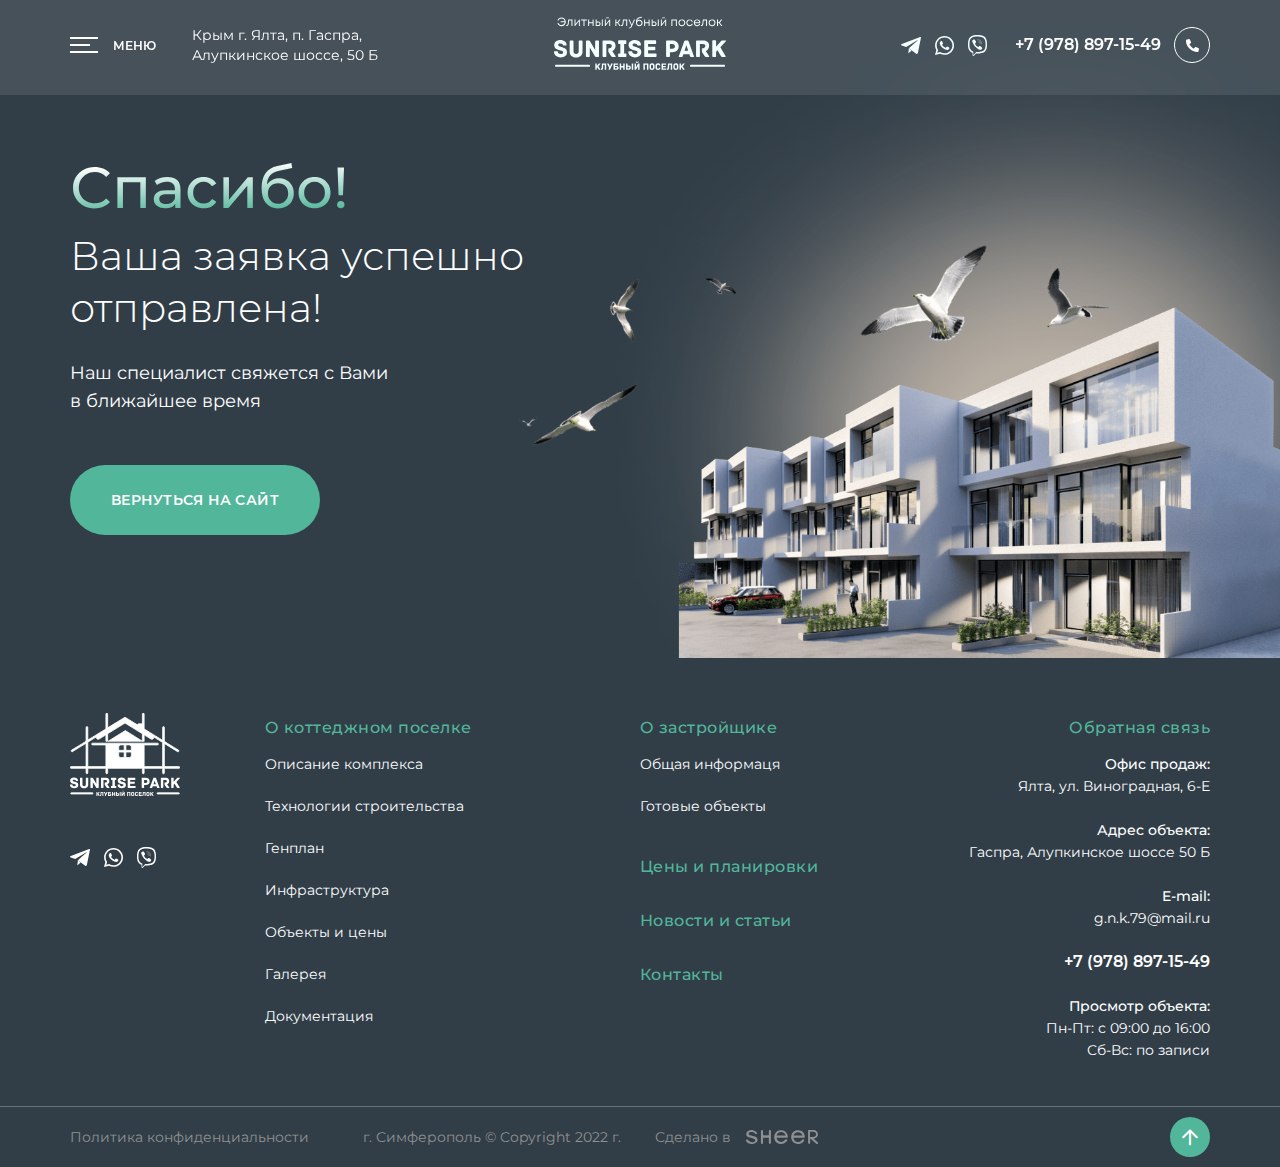
<file: thanks.html>
<!DOCTYPE html>
<!--[if lt IE 7]><html lang="ru" class="lt-ie9 lt-ie8 lt-ie7"><![endif]-->
<!--[if IE 7]><html lang="ru" class="lt-ie9 lt-ie8"><![endif]-->
<!--[if IE 8]><html lang="ru" class="lt-ie9"><![endif]-->
<!--[if gt IE 8]><!-->
<html lang="ru">
<!--<![endif]-->
<head>
	<meta charset="utf-8" />
	<title>Заголовок</title>
	<meta http-equiv="X-UA-Compatible" content="IE=edge" />
	<meta name="viewport" content="width=device-width, initial-scale=1.0" />
	<meta name="format-detection" content="telephone=no" />
	<link rel="shortcut icon" href="favicon.png" />
	<link rel="stylesheet" href="libs/bootstrap/bootstrap-grid.css" />
	<link rel="stylesheet" href="libs/fontawesome-free-5.12.0-web/css/all.min.css" />
	<link rel="stylesheet" href="libs/fancybox/jquery.fancybox.css" />
	<link rel="stylesheet" href="libs/countdown/jquery.countdown.css" />
	<link rel="stylesheet" href="libs/slick-1.5.9/slick/slick.css" />
	<link rel="stylesheet" href="libs/slick-1.5.9/slick/slick-theme.css" />
	<link rel="stylesheet" href="css/fonts.css" />
	<link rel="stylesheet" href="css/main.css?ver=1.9" />
	<link rel="stylesheet" href="css/media.css?ver=1.9" />
</head>
<body>

	<div class="wrapper">

		<header class="header default">
			<div class="container">
				<div class="row align-items-center">
					<div class="col-lg-4 col-3">
						<div class="header__left">
							<div class="btn-menu">
								<span class='sandwich'>
									<span class='sw-topper'></span>
									<span class='sw-bottom'></span>
									<span class='sw-footer'></span>
								</span>
								<div class="btn-menu__title">МЕНЮ</div>
							</div>
							<div class="location-main">Крым г. Ялта, п. Гаспра, <br>Алупкинское шоссе, 50 Б</div>
						</div>
					</div>
					<div class="col-lg-4 col-6">
						<div class="header__center">
							<a href="#" class="logo">
								<img src="img/logo_dark.svg" alt="alt">
							</a>
						</div>
					</div>
					<div class="col-lg-4 col-3">
						<div class="header__right">
							<ul class="list-social">
								<li><a href="#"><img src="img/tg_d.svg" alt="alt"></a></li>
								<li><a href="#"><img src="img/wt_d.svg" alt="alt"></a></li>
								<li><a href="#"><img src="img/vb_d.svg" alt="alt"></a></li>
							</ul>
							<a href="tel:+79788971549" class="phone-main">+7 (978) 897-15-49</a>
							<a href="#" class="btn-call"><i class="fas fa-phone-alt"></i></a>
						</div>
					</div>
				</div>
			</div>
			<div class="menu-dropdown">
				<div class="container">
					<div class="row">
						<div class="col-lg-6">
							<ul class="menu">
								<li><a href="index.html#nav-sect1">Sunrise Park в цифрах</a></li>
								<li><a href="index.html#nav-sect2">Генеральный план поселка</a></li>
								<li><a href="index.html#nav-sect3">Технологии строительства</a></li>
								<li><a href="index.html#nav-sect4">Цены</a></li>
								<li><a href="index.html#nav-sect5">Инфраструктура</a></li>
								<li><a href="index.html#nav-sect3">О застройщике</a></li>
								<li><a href="index.html#nav-sect6">Фотогалерея</a></li>
								<li><a href="index.html#nav-sect7">Заказать экскурсию по объекту</a></li>
							</ul>
						</div>
					</div>
				</div>
				<div class="menu-dropdown__mobile">
					<div class="location-main">Крым г. Ялта, п. Гаспра, <br>Алупкинское шоссе, 50 Б</div>
					<div class="menu-contacts">
						<ul class="list-social">
							<li><a href="#"><img src="img/tg_d.svg" alt="alt"></a></li>
							<li><a href="#"><img src="img/wt_d.svg" alt="alt"></a></li>
							<li><a href="#"><img src="img/vb_d.svg" alt="alt"></a></li>
						</ul>
						<a href="tel:+79788971549" class="phone-main">+7 (978) 897-15-49</a>
					</div>
				</div>
			</div>
		</header>

		<section class="thanks">
			<div class="container">
				<div class="title-thanks">Спасибо!</div>
				<div class="descr-thanks">Ваша заявка успешно отправлена!</div>
				<div class="text-thanks">Наш специалист свяжется с Вами в ближайшее время</div>
				<a href="/" class="btn-main">вернуться на сайт</a>
			</div>
		</section>

		<footer class="footer">
			<div class="container">
				<div class="row">
					<div class="col-lg-2 footer__left">
						<a href="#" class="logo-footer">
							<img src="img/logo2.svg" alt="alt">
						</a>
						<ul class="list-social">
							<li><a href="#"><img src="img/tg.svg" alt="alt"></a></li>
							<li><a href="#"><img src="img/wt.svg" alt="alt"></a></li>
							<li><a href="#"><img src="img/vb.svg" alt="alt"></a></li>
						</ul>
					</div>
					<div class="col-lg-4">
						<div class="footer__title">О коттеджном поселке <i class="far fa-chevron-down"></i></div>
						<div class="footer__content">
							<ul class="footer__nav">
								<li><a href="#">Описание комплекса</a></li>
								<li><a href="#">Технологии строительства</a></li>
								<li><a href="#">Генплан</a></li>
								<li><a href="#">Инфраструктура</a></li>
								<li><a href="#">Объекты и цены</a></li>
								<li><a href="#">Галерея</a></li>
								<li><a href="#">Документация</a></li>
							</ul>
						</div>
					</div>
					<div class="col-lg-3 col_pl">
						<div class="footer__title">О застройщике <i class="far fa-chevron-down"></i></div>
						<div class="footer__content">
							<ul class="footer__nav">
								<li><a href="#">Общая информаця</a></li>
								<li><a href="#">Готовые объекты</a></li>
							</ul>
						</div>
						<ul class="footer__nav footer__nav_big">
							<li><a href="#">Цены и планировки</a></li>
							<li><a href="#">Новости и статьи</a></li>
							<li><a href="#">Контакты</a></li>
						</ul>
					</div>
					<div class="col-lg-3 footer__right">
						<div class="footer__title">Обратная связь <i class="far fa-chevron-down"></i></div>
						<div class="footer__content">
							<p><strong>Офис продаж:</strong></p>
							<p>Ялта, ул. Виноградная, 6-Е</p>
							<br>
							<p><strong>Адрес объекта:</strong></p>
							<p>Гаспра, Алупкинское шоссе 50 Б</p>
							<br>
							<p><strong>E-mail:</strong></p>
							<p><a href="mailto:g.n.k.79@mail.ru">g.n.k.79@mail.ru</a></p>
							<br>
							<p><a href="te:+79788971549" class="phone-main">+7 (978) 897-15-49</a></p>
							<br>
							<p><strong>Просмотр объекта:</strong></p>
							<p>Пн-Пт: с 09:00 до 16:00 <br>Сб-Вс: по записи</p>
						</div>
					</div>
				</div>
			</div>
			<div class="footer-bottom">
				<div class="container">
					<div class="row align-items-center">
						<div class="col-lg">
							<a href="#">Политика конфиденциальности </a>
						</div>
						<div class="col-lg">
							<p>г. Симферополь © Copyright  2022 г.</p>
						</div>
						<div class="col-lg">
							<div class="create">Сделано в <a href="#"><img src="img/copy.svg" alt="alt"></a></div>
						</div>
						<div class="col-lg">
							<a href="#" class="btn_top"><i class="far fa-arrow-up"></i></a>
						</div>
					</div>
				</div>
			</div>
		</footer>
		
	</div>

	<!--[if lt IE 9]>
	<script src="libs/html5shiv/es5-shim.min.js"></script>
	<script src="libs/html5shiv/html5shiv.min.js"></script>
	<script src="libs/html5shiv/html5shiv-printshiv.min.js"></script>
	<script src="libs/respond/respond.min.js"></script>
<![endif]-->
<script src="libs/jquery/jquery-3.6.0.min.js"></script>
<script src="libs/jquery-mousewheel/jquery.mousewheel.min.js"></script>
<script src="libs/fancybox/jquery.fancybox.pack.js"></script>
<script src="libs/slick-1.5.9/slick/slick.min.js"></script>
<script src="libs/scroll2id/PageScroll2id.min.js"></script>
<script src="libs/mask/jquery.maskedinput.js"></script>
<script src="libs/countdown/jquery.plugin.js"></script>
<script src="libs/countdown/jquery.countdown.min.js"></script>
<script src="libs/countdown/jquery.countdown-ru.js"></script>
<script src="libs/jQueryFormStyler-master/jquery.formstyler.min.js"></script>
<script src="js/common.js?ver=1.9"></script>

<!-- Yandex.Metrika counter --><!-- /Yandex.Metrika counter -->
<!-- Google Analytics counter --><!-- /Google Analytics counter -->
</body>
</html>
</file>
<file: css/fonts.css>
@font-face {
	font-family: "Montserrat";
	src: url('../fonts/Montserrat-bold/Montserrat-Bold.eot');
	src: local('☺'), url('../fonts/Montserrat-bold/Montserrat-Bold.woff') format('woff'), url('../fonts/Montserrat-bold/Montserrat-Bold.ttf') format('truetype'), url('../fonts/Montserrat-bold/Montserrat-Bold.svg') format('svg');
	font-weight: 700;
	font-style: normal;
}
@font-face {
	font-family: 'Montserrat';
	src: local('Montserrat Extra Bold'), local('Montserrat-Extra-Bold'),
	url('../fonts/Montserrat-ExtraBold.woff2') format('woff2'),
	url('../fonts/Montserrat-ExtraBold.woff') format('woff'),
	url('../fonts/Montserrat-ExtraBold.ttf') format('truetype');
	font-weight: 800;
	font-style: normal;
}
@font-face {
	font-family: "Montserrat";
	src: url('../fonts/Montserrat-Regular.eot');
	src: local('☺'), url('../fonts/Montserrat-regular/Montserrat-Regular.woff') format('woff'), url('../fonts/Montserrat-regular/Montserrat-Regular.ttf') format('truetype'), url('../fonts/Montserrat-regular/Montserrat-Regular.svg') format('svg');
	font-weight: normal;
	font-style: normal;
}
@font-face {
	font-family: 'Montserrat';
	src: url('../fonts/montserrat-medium/Montserrat-Medium.eot');
	src: local('☺'), url('../fonts/montserrat-medium/Montserrat-Medium.woff') format('woff'), url('../fonts/montserrat-medium/Montserrat-Medium.ttf') format('truetype'), url('../fonts/montserrat-medium/Montserrat-Medium.svg') format('svg');
	font-weight: 500;
	font-style: normal;
}
@font-face {
	font-family: 'Montserrat';
	src: local('Montserrat Semi Bold'), local('Montserrat-Semi-Bold'),
	url('../fonts/Montserrat-SemiBold.woff2') format('woff2'),
	url('../fonts/Montserrat-SemiBold.woff') format('woff'),
	url('../fonts/Montserrat-SemiBold.ttf') format('truetype');
	font-weight: 600;
	font-style: normal;
}
@font-face {
    font-family: 'Montserrat';
    src: url('../fonts/Montserrat-Light.eot');
    src: url('../fonts/Montserrat-Light.eot?#iefix') format('embedded-opentype'),
    url('../fonts/Montserrat-Light.woff') format('woff'),
    url('../fonts/Montserrat-Light.ttf') format('truetype');
    font-weight: 300;
    font-style: normal;
    }
</file>
<file: css/main.css>
*::-webkit-input-placeholder {
	color: #402020;
	opacity: 1;
}
*:-moz-placeholder {
	color: #402020;
	opacity: 1;
}
*::-moz-placeholder {
	color: #402020;
	opacity: 1;
}
*:-ms-input-placeholder {
	color: #402020;
	opacity: 1;
}

body input:focus:required:invalid,
body textarea:focus:required:invalid {
	
}
body input:required:valid,
body textarea:required:valid {
	
}
body {
	font-family: 'Montserrat';
	font-size: 16px;
	line-height: 26px;
	color: #000;
	overflow-x: hidden;
	margin: 0;
	background-color: #fff;
}
button {
	cursor: pointer;
}
button, input, optgroup, select, textarea {
	font-family: inherit;
}
input {
	-webkit-appearance: none;
	-moz-appearance: none;
	appearance: none;
}
button,
textarea,
input.text,
input[type="text"],
input[type="button"],
input[type="submit"] {
	-webkit-appearance: none;
}
a, button, input, img {
	transition: all 0.3s;
}
h1,h2,h3,h4,h5,h6 {
	padding: 0;
	margin: 0;
	font-weight: normal;
}
.wrapper {
	overflow: hidden;
}
a {
	text-decoration: none;
	outline: none;
}
* {
	outline: none !important;
}
ul {
	padding: 0;
	margin: 0;
}
ul li {
	list-style-type: none;
	outline: none;
}
img {
	outline: none;
	display: block;
}
p {
	padding: 0;
	margin: 0;
}
form {
	margin: 0;
}

.header {
	padding-top: 15px;
	padding-bottom: 20px;
	font-size: 14px;
	line-height: 20px;
	color: #fff;
	position: fixed;
	top: 0;
	left: 0;
	width: 100%;
	z-index: 1000;
	transition: all 0.3s;
}
.header::after {
	position: absolute;
	display: block;
	content: " ";
	width: 100%;
	height: 100%;
	top: 0;
	left: 0;
	z-index: -1;
	background: rgba(255, 255, 255, 0.1);
	backdrop-filter: blur(30px);
	transition: all 0.3s;
}
.wrapper_page .header:not(.header_menu),
.header.fixed {
	color: #313E48;
	/*background: #4d4e56; */
	box-shadow: 0px 7px 10px rgba(149, 163, 174, 0.2);
}
.wrapper_page .header:not(.header_menu),
.header.fixed::after {
	background-color: #fff;
}
.header__right .list-social a img,
.header__center .logo img {
	filter: invert(0) sepia(0) saturate(1) hue-rotate(0deg) brightness(5);
}
.wrapper_page .header:not(.header_menu) .header__right .list-social a img,
.wrapper_page .header:not(.header_menu) .header__center .logo img,
.header.fixed .header__right .list-social a img,
.header.fixed .header__center .logo img {
	filter: initial;
}
.wrapper_page .header:not(.header_menu) .btn-call,
.header.fixed .btn-call {
	color: #313E48;
	border-color: #313E48;
}
.wrapper_page .header:not(.header_menu) .phone-main,
.header.fixed .phone-main {
	color: #313E48;
}
.wrapper_page .header:not(.header_menu) .sandwich span,
.header.fixed .sandwich span {
	background-color: #313E48;
}
.menu-dropdown {
	padding-top: 150px;
	width: 100%;
	height: 100vh;
	position: absolute;
	top: 0;
	left: 0;
	z-index: -1;
	display: none;
	background-color: #313E48;
	background-image: url(../img/image_menu.png);
	background-repeat: no-repeat;
	background-position: right bottom;
}
.menu {
	height: calc(100vh - 180px);
	display: flex;
	flex-direction: column;
	align-items: flex-start;
}
.menu li {
	flex: 1;
	width: 100%;
}
.menu a {
	font-size: 30px;
	line-height: 54px;
	letter-spacing: 0.03em;
	display: flex;
	align-items: center;
	height: 100%;
	color: #fff;
	border-bottom: 1px solid rgba(255, 255, 255, 0.1);
}
.menu a:hover {
	color: #52B69A;
}
.menu li:first-child a {
	border-top: 1px solid rgba(255, 255, 255, 0.1);
}
.header__left {
	display: flex;
	align-items: center;
}
.btn-menu {
	margin-right: 36px;
	font-weight: 600;
	font-size: 12px;
	line-height: 15px;
	display: inline-flex;
	align-items: center;
	cursor: pointer;
}
.btn-menu__title {
	margin-left: 15px;
}
/*Style Sandwich*/
.sandwich span {
	display: block;
}
.sandwich {
	width: 28px;
	height: 24px;
	padding-top: 0px;
	display: -webkit-flex;
	display: -moz-flex;
	display: -ms-flex;
	display: -o-flex;
	display: flex;
	flex-direction: column;
	align-items:flex-start;
	z-index: 20;
	flex: none;
	cursor: pointer;
}
.sw-topper {
	position: relative;
	top: 4px;
	width: 28px;
	height:  2px;
	display: block;
	margin: 0;
	background-color: #fff;
	border: medium none;
	transition: transform 0.5s, top 0.2s;
	/* transition-delay: 0.2s, 0s; */
}
.sw-bottom {
	position: relative;
	top: 9px;
	width: 20px;
	height:  2px;
	display: block;
	margin: 0;
	background-color: #fff;
	border: medium none;
	transition: transform 0.5s, top 0.2s;
	transition-delay: 0.2s, 0s;
}
.sw-footer {
	position: relative;
	top: 14px;
	width: 28px;
	height:  2px;
	display: block;
	margin: 0;
	background-color: #fff;
	border: medium none;
	transition: transform 0.5s, top 0.2s;
}
.sandwich.active .sw-topper {
	top: 9px;
	transform: rotate(45deg);
}
.sandwich.active .sw-bottom {
	opacity: 0;
}
.sandwich.active .sw-footer {
	top: 5px;
	transform: rotate(-45deg); 
}
.fancybox-skin {
	padding: 0 !important;
	background-color: transparent !important;
	box-shadow: none !important;
}
.header__center {
	text-align: center;
}
.logo {
	display: inline-block;
}
.logo img {
	max-width: 100%;
	height: auto;
}
.header__right {
	display: flex;
	align-items: center;
	justify-content: flex-end;
}
.phone-main {
	font-weight: 600;
	font-size: 16px;
	line-height: 20px;
	color: #fff;
}
.btn-call {
	width: 36px;
	height: 36px;
	color: #fff;
	font-size: 13px;
	margin-left: 13px;
	display: flex;
	align-items: center;
	justify-content: center;
	border-radius: 50%;
	border: 1px solid #FFFFFF;
	flex: none;
}
.list-social {
	display: flex;
	align-items: center;
}
.list-social li {
	margin-right: 14px;
}
.list-social a {
	font-size: 18px;
	color: #fff;
	font-weight: 300;
}
.header__right .list-social {
	margin-right: 14px;
}

.billbord {
	padding-top: 200px;
	min-height: 999px;
	color: #fff;
	text-align: center;
	background-image: url(../img/billbord.jpg);
	background-repeat: no-repeat;
	background-position: center;
	background-size: cover;
}
.title-billbord {
	font-size: 70px;
	line-height: 84px;
	margin-bottom: 17px;
	text-align: center;
	text-transform: uppercase;
	font-weight: 700;
}
.title-billbord span {
	text-transform: none;
	display: flex;
	align-items: center;
	justify-content: center;
	position: relative;
}
.title-billbord span::after,
.title-billbord span::before {
	position: relative;
	content: " ";
	display: block;
	width: 84px;
	height: 4px;
	background: #FFFFFF;
	border-radius: 66px;
}
.title-billbord span::before {
	margin-right: 20px;
}
.title-billbord span::after {
	margin-left: 20px;
}
.descr-billbord {
	font-size: 30px;
	line-height: 42px;
	margin-bottom: 78px;
	color: #E6D4C3;
	text-align: center;
}
.circle-btn {
	width: 143px;
	height: 143px;
	display: flex;
	align-items: center;
	justify-content: center;
	margin: 0 auto;
	margin-bottom: 87px;
	border-radius: 50%;
	background: rgba(255, 255, 255, 0.1);
	backdrop-filter: blur(15px);
	position: relative;
}
.circle-btn::before {
	position: absolute;
	display: block;
	content: " ";
	width: 100%;
	height: 100%;
	top: 0;
	left: 0;
	background-image: url(../img/text_circle.svg);
	background-repeat: no-repeat;
	background-position: center;
	animation: 10s linear 0s normal none infinite circ;
	-webkit-animation: 10s linear 0s normal none infinite circ;
}
@keyframes circ {
	0% {
		transform: rotate(0deg);
	}
	100% {
		transform: rotate(360deg);
	}
}
@-webkit-keyframes circ {
	0% {
		transform: rotate(0deg);
	}
	100% {
		transform: rotate(360deg);
	}
}
.btn-main {
	height: 70px;
	padding: 0 29px;
	background: #52B69A;
	backdrop-filter: blur(30px);
	border-radius: 40px;
	font-weight: 600;
	font-size: 16px;
	line-height: 20px;
	letter-spacing: 0.03em;
	text-transform: uppercase;
	font-family: 'Montserrat';
	color: #FFFFFF;
	display: inline-flex;
	align-items: center;
	border: none;
	cursor: pointer;
	justify-content: center;
	text-align: center;
}
.btn-main:hover {
	background: #5fdcb9;
}

.concept {
	padding: 50px 0;
	color: #fff;
	background: #313E48;
}
.title-about {
	font-size: 32px;
	line-height: 42px;
	margin-top: 20px;
	margin-bottom: 53px;
	font-weight: 300;
	background: linear-gradient(172.26deg, #FFFFFF 19.19%, #52B69A 61.2%);
	-webkit-background-clip: text;
	-webkit-text-fill-color: transparent;
	background-clip: text;
	text-fill-color: transparent;
}
.title-about span {
	font-size: 64px;
	line-height: 89px;
	display: block;
}
.text-big {
	font-size: 18px;
	line-height: 29px;
}
.concept .text-big {
	margin-bottom: 110px;
	max-width: 662px;
}
.item-info {
	font-size: 14px;
	line-height: 22px;
	max-width: 310px;
}
.item-info__icon {
	width: 46px;
	height: 46px;
	margin-bottom: 24px;
	display: flex;
	align-items: center;
	justify-content: center;
}
.title-min {
	font-size: 18px;
	font-weight: 500;
}
.item-info .title-min {
	margin-bottom: 23px;
}
.item-contcept {
	margin: 25px 0;
	font-size: 14px;
	line-height: 22px;
	max-width: 229px;
}
.item-contcept__icon {
	width: 40px;
	height: 40px;
	display: flex;
	align-items: center;
	justify-content: center;
}
.item-contcept__icon img {
	max-width: 100%;
	max-height: 100%;
}
.item-contcept__title {
	font-size: 24px;
	line-height: 38px;
}
.item-contcept__title span {
	font-size: 48px;
	line-height: 67px;
}
.contcept-wrapper {
	padding-left: 43px;
	margin-left: -43px;
	border-left: 1px solid #52B69A;
}
.item-contcept__title sup {
	font-size: 16px;
	line-height: 0;
}

.plan-main {
	background: #F7F5F5;
}
.title-section {
	font-size: 50px;
	line-height: 60px;
	font-weight: 300;
	color: #313E48;
}
.title-section strong {
	font-weight: 500;
}
.plan-main .title-section {
	padding-top: 60px;
	padding-bottom: 39px;
}
.plan-wrapper {
	display: flex;
	justify-content: flex-end;
}
.plan {
	margin-right: -145px;
	position: relative;
}
.item-plan {
	position: absolute;
	opacity: 0;
	transition: all 0.3s;
}
.item-plan.active,
.item-plan:hover {
	opacity: 1;
}
.item-plan__number {
	font-weight: 600;
	font-size: 32px;
	line-height: 51px;
	width: 57px;
	height: 57px;
	color: #fff;
	display: flex;
	align-items: center;
	justify-content: center;
	border-radius: 50%;
	bottom: 100%;
	left: 0;
	right: 0;
	margin: 0 auto;
	margin-bottom: 3px;
	position: absolute;
	background: #52B69A;
}
.item-plan_1 {
	top: 244px;
	right: 265px;
}
.item-plan_2 {
	top: 232px;
	right: 330px;
}
.item-plan_3 {
	top: 239px;
	right: 393px;
}
.item-plan_4 {
	top: 263px;
	right: 458px;
}
.item-plan_5 {
	top: 271px;
	right: 522px;
}
.item-plan_6 {
	top: 260px;
	right: 587px;
}
.item-plan_7 {
	top: 293px;
	right: 652px;
}
.item-plan_8 {
	top: 291px;
	right: 716px;
}
.item-plan_9 {
	top: 490px;
	right: 166.5px;
}
.item-plan_sold {
	opacity: 1;
}
.item-plan_sold img {
	mix-blend-mode:multiply;
}
.item-plan__title {
	font-size: 13px;
	line-height: 18px;
	padding: 8px 14px;
	font-weight: 600;
	color: #313E48;
	background: #FFFFFF;
	border-radius: 6px;
	display: inline-block;
	position: absolute;
	top: 35%;
	left: 50%;
	transform: translate(-50%);
}
.item-plan__title::after {
	position: absolute;
	display: block;
	content: " ";
	width: 5px;
	height: 5px;
	top: 100%;
	left: 15px;
	border: 5px solid transparent;
	border-top: 7px solid #fff;
}
.plan-content {
	max-width: 330px;
	padding: 5px 37px;
	padding-bottom: 12px;
	background-color: #fff;
	color: #313E48;
	position: relative;
}
.plan-content::after {
	position: absolute;
	display: block;
	content: " ";
	width: 13px;
	height: 13px;
	top: 38px;
	right: 100%;
	border: 13px solid transparent;
	border-right: 17px solid #fff;
}
.plan-content__head {
	padding-bottom: 7px;
	margin-bottom: 18px;
	display: flex;
	align-items: center;
	justify-content: space-between;
	border-bottom: 1px solid #52B69A;
}
.plan-content__title {
	font-size: 24px;
	line-height: 38px;
}
.plan-content__number {
	font-size: 48px;
	line-height: 77px;
}
.plan-content__area {
	font-size: 18px;
	line-height: 25px;
	margin-bottom: 30px;
	font-weight: 500;
	display: flex;
	align-items: center;
	justify-content: space-between;
}
.line-floor {
	margin-bottom: 16px;
	display: flex;
	align-items: center;
}
.line-floor__number {
	width: 40px;
	height: 40px;
	font-size: 20px;
	line-height: 28px;
	margin-right: 12px;
	font-weight: 500;
	display: flex;
	align-items: center;
	justify-content: center;
	flex: none;
	border-radius: 50%;
	background: #F7F5F5;
}
.line-floor__title {
	font-size: 14px;
	font-weight: 500;
}
.line-floor__value {
	line-height: 22px;
	max-width: 128px;
	margin-left: auto;
	text-align: right;
}
.tab-pane-plan {
	display: none;	
}
.tab-pane-plan:first-child {
	display: block;
}

.consultation {
	background: #E6D4C3;
	color: #402020;
}
.consultation .title-section {
	font-size: 60px;
	line-height: 72px;
	padding-top: 56px;
	padding-bottom: 39px;
}
.descr-section {
	font-size: 26px;
	line-height: 42px;
}
.descr-section strong {
	font-weight: 600;
}
.consultation .descr-section {
	margin-right: -40px;
	margin-bottom: 57px;
}
.image-consultation {
	margin-top: -252px;
	margin-left: -250px;
}
.form-page {
	padding: 30px 50px;
	padding-bottom: 40px;
	text-align: center;
	background: #F7F5F5;
	color: #402020;
}
.title-form {
	font-size: 24px;
	line-height: 38px;
	padding-bottom: 11px;
	font-weight: 500;
}
.descr-form {
	font-size: 14px;
	line-height: 22px;
	padding-bottom: 25px;
}
.item-form input {
	width: 100%;
	height: 40px;
	font-size: 14px;
	line-height: 22px;
	border: none;
	background-color: transparent;
	border-bottom: 1px solid #52B69A;
	font-family: 'Montserrat';
}
.item-form {
	margin-bottom: 20px;
}
.checkbox {
	font-size: 12px;
	line-height: 14px;
	color: #95A3AE;
	margin-top: 30px;
	text-align: left;
}
.checkbox label input {
	position: absolute;
	z-index: -1;
	height: 1px !important;
	width: 1px !important;
	opacity: 0 !important;
	margin: 12px 2px 0 7px !important;
}
.checkbox label span {
	position: relative;
	padding: 5px 0 0 28px;
	display: block;
	cursor: pointer;
}
.checkbox label span:before {
	content: '';
	position: absolute;
	top: 2px;
	left: 0;
	width: 19px;
	height: 19px;
	border: 1px solid #95A3AE;
	transition: .2s;
}
.checkbox label span:after {
	content: '';
	position: absolute;
	top: 2px;
	left: 0px;
	width: 19px;
	height: 19px;
	content: "\f00c";
	display: -webkit-flex;
	display: -moz-flex;
	display: -ms-flex;
	display: -o-flex;
	display: flex;
	align-items: center;
	justify-content: center;
	-moz-osx-font-smoothing: grayscale;
	-webkit-font-smoothing: antialiased;
	font-style: normal;
	font-variant: normal;
	text-rendering: auto;
	line-height: 1;
	font-family: "Font Awesome 5 Pro";
	font-weight: 900;
	background-image: none;
	color: #95A3AE;
	font-size: 9px;
	opacity: 0;
	transition: .2s;
}
.checkbox label input:checked + span:after {
	opacity: 1;
}
.form-page .checkbox {
	display: flex;
	justify-content: center;
}
.form-page .btn-main {
	margin-top: 20px;
	padding: 0 39px;
}
.consultation__left {
	position: relative;
	z-index: 2;
}
.list-icons__icon {
	width: 47px;
	height: 47px;
	margin-right: 43px;
	display: flex;
	align-items: center;
	justify-content: center;
	flex: none;
}
.list-icons {
	max-width: 340px;
	font-weight: 500;
}
.list-icons li {
	margin-bottom: 40px;
	display: flex;
	align-items: center;
}
.consultation .list-icons {
	top: 76px;
	left: 125px;
	position: absolute;
}

.about {
	padding-top: 48px;
	padding-bottom: 74px;
	background: #313E48;
	color: #fff;
}
.tabs {
	border-bottom: 1px solid rgba(149, 163, 174, 0.5);
	display: flex;
	align-items: center;
	justify-content: space-between;
}
.tabs a {
	font-size: 18px;
	line-height: 32px;
	padding-bottom: 29px;
	display: inline-block;
	font-weight: 600;
	letter-spacing: 0.03em;
	color: #fff;
	position: relative;
}
.tabs a:hover,
.tabs .active a {
	color: #52B69A;
}
.tabs a::after {
	position: absolute;
	display: block;
	content: " ";
	width: 0;
	left: 0;
	right: 0;
	margin: 0 auto;
	height: 1px;
	bottom: -1px;
	background-color: #52B69A;
	transition: all 0.3s;
}
.tabs a:hover::after,
.tabs .active a::after {
	width: 100%;
}
.about p strong {
	font-weight: 500;
}
.tab-container {
	padding-top: 57px;
}
.about__left {
	padding-right: 30px;
}
.list-simple {
	font-size: 14px;
	line-height: 25px;
}
.list-simple li {
	padding-left: 15px;
	position: relative;
}
.list-simple li::before {
	position: absolute;
	top: 0;
	left: 0;
	content: "•";
}
.about__left .list-simple {
	margin-top: 36px;
}
.slick-arrow {
	width: 30px;
	height: 30px;
	font-size: 12px;
	color: #95A3AE !important;
	display: flex;
	align-items: center;
	justify-content: center;
	border-radius: 50%;
	border: 1px solid #95A3AE;
	transition: all 0.3s;
}
.slick-arrow:hover {
	border-color: #fff;
	color: #fff !important;
}
.slick-arrow::before {
	display: none;
}
.slider-controls .slick-arrow {
	position: relative;
	top: 0;
	transform: none;
	left: 0;
	right: 0;
}
.slider-controls {
	margin-top: 47px;
	display: flex;
	align-items: center;
	justify-content: flex-start;
}
.slider__counter {
	margin: 0 24px;
	color: #95A3AE;
}
.slider__counter span {
	font-size: 24px;
	line-height: 38px;
	color: #fff;
}
.tab-pane {
	display: none;
}
.tab-pane:first-child {
	display: block;
}
.btn-plus {
	font-weight: 600;
	font-size: 14px;
	line-height: 22px;
	letter-spacing: 0.03em;
	text-transform: uppercase;
	color: #FFFFFF;
	display: inline-flex;
	align-items: center;
	max-width: 350px;
}
.btn-plus__icon {
	width: 60px;
	height: 60px;
	margin-right: 10px;
	flex: none;
	border-radius: 50%;
	background: #52B69A;
	display: flex;
	align-items: center;
	justify-content: center;
	position: relative;
	background-repeat: no-repeat;
	background-position: center;
}
.btn-plus__icon::before {
	position: absolute;
	display: block;
	content: " ";
	width: 100%;
	height: 100%;
	top: 0;
	left: 0;
	background-image: url(../img/plus.svg);
	background-repeat: no-repeat;
	background-position: center;
	transition: all 0.3s;
}
.btn-plus:hover .btn-plus__icon::before {
	transform: rotate(90deg);
}
.about .btn-plus {
	margin-top: -45px;
	float: right;
}
.catalog {
	padding-top: 41px;
	padding-bottom: 46px;
	background: #F7F5F5;
}
.catalog .title-section {
	padding-bottom: 15px;
}
.row_catalog {
	margin: 0 -12px;
}
.row_catalog > div {
	padding: 0 12px;
	margin-top: 24px;
}
.item-catalog {
	min-height: 100%;
	display: flex;
	flex-direction: column;
	align-items: flex-start;
	background-color: #fff;
	color: #313E48;
	position: relative;
}
.item-catalog__status {
	font-size: 13px;
	line-height: 16px;
	padding: 12px 19px;
	font-weight: 600;
	letter-spacing: 0.03em;
	text-transform: uppercase;
	color: #FFFFFF;
	position: absolute;
	top: 0;
	right: 0;
	background: #52B69A;
}
.item-catalog__image {
	height: 262px;
	display: block;
	width: 100%;
}
.item-catalog__image img {
	width: 100%;
	height: 100%;
	object-fit: cover;
	font-family: 'object-fit: cover;';
}
.item-catalog__content {
	padding: 16px 19px;
	padding-bottom: 33px;
	display: flex;
	flex-direction: column;
	align-items: flex-start;
	flex: 1;
	width: 100%;
}
.item-catalog__title {
	font-size: 20px;
	line-height: 28px;
	padding-bottom: 17px;
	margin-bottom: 17px;
	border-bottom: 1px solid #52B69A;
	font-weight: 500;
	width: 100%;
	color: #313E48;
	text-align: center;
	display: block;
}
.feature-catalog {
	display: flex;
	align-items: center;
	justify-content: space-between;
	width: 100%;
	line-height: 32px;
}
.price-catalog {
	font-size: 22px;
	line-height: 31px;
	font-weight: 500;
}
.price-catalog sup {
	font-size: 13px;
	line-height: 0;
}
.item-catalog .price-catalog {
	padding-top: 17px;
	padding-bottom: 14px;
	text-align: center;
	width: 100%;
}
.item-catalog .btn-main {
	padding: 0 24px;
	height: 52px;
	font-size: 13px;
	line-height: 16px;
	margin: 0 auto;
	margin-top: auto;
}
.btn-main_page {
	color: #52B69A;
	border: 1px solid #52B69A;
	background-color: transparent;
}
.btn-main_page:hover {
	background-color: #52B69A;
	color: #fff;
}

.locations {
	padding: 50px 0;
	color: #fff;
	background: #313E48;
}
.locations .title-section {
	font-size: 48px;
	line-height: 58px;
	margin-bottom: 31px;
	color: #fff;
}
#map-locations {
	height: 700px;
	background-color: #fff;
}
.slider-timeline,
#map-locations {
	margin-right: calc((100vw - 1310px) / 2* -1);
}
.list-locations {
	font-size: 20px;
	counter-reset: listmain;
}
.item-location {
	padding-top: 6px;
	padding-left: 55px;
	margin-bottom: 18px;
	position: relative;
	cursor: pointer;
}
.item-location::before {
	position: absolute;
	content: " ";
	width: 36px;
	height: 36px;
	top: 0;
	left: 0;
	font-size: 16px;
	font-weight: 600;
	color: #000;
	background-color: #fff;
	border-radius: 50%;
	display: flex;
	align-items: center;
	justify-content: center;
	counter-increment: listmain;
	content: counter(listmain);
	transition: all 0.3s;
}
.item-location:hover::before,
.item-location.active::before {
	background-color: #52B69A;
	color: #fff;
}
.portfolio {
	padding-top: 65px;
	padding-bottom: 77px;
	color: #402020;
	background: #E5D4C3;
}
.portfolio .title-section {
	margin-bottom: 55px;
	margin-right: -25px;
	color: #402020;
}
.slider-photos__item {
	height: 460px;
	display: block;
}
.slider-photos__item img {
	width: 100%;
	height: 100%;
	object-fit: cover;
	font-family: 'object-fit: cover;';
}
.portfolio .slider-photos__item {
	height: 490px;
}
.portfolio .slider__counter span,
.portfolio .slider__counter {
	color: #402020;
}
.portfolio .slider-controls .slick-arrow {
	color: #402020 !important;
	border-color: #402020;
}
.tabs-sidebar {
	padding-left: 33px;
	border-left: 1px solid rgba(64, 32, 32, 0.5);
}
.tabs-sidebar a {
	font-size: 18px;
	line-height: 22px;
	padding: 26px 0;
	border-bottom: 1px solid rgba(64, 32, 32, 0.5);
	display: block;
	color: #402020;
	font-weight: 300;
	position: relative;
}
.tabs-sidebar :first-child a {
	border-bottom: 1px solid rgba(64, 32, 32, 0.5);
}
.tabs-sidebar a::after {
	position: absolute;
	display: block;
	content: " ";
	width: 2px;
	top: 0;
	bottom: 0;
	margin: auto 0;
	height: 0px;
	left: -34px;
	background: #402020;
	transition: all 0.3s;
}
.tabs-sidebar a:hover::after,
.tabs-sidebar .active a::after {
	height: 100%;
}
.tabs-sidebar a span {
	font-size: 36px;
	line-height: 43px;
	font-weight: 400;
	display: block;
}
.portfolio .slider-controls {
	margin-top: 35px;
}
.tab-pane-sidebar {
	display: none;
}
.tab-pane-sidebar:first-child {
	display: block;
}

.presentation {
	padding-top: 56px;
	color: #fff;
	background: #313E48;
}
.presentation .title-section {
	padding-bottom: 66px;
	color: #fff;
}
.form-main {
	padding: 37px 102px;
	padding-bottom: 43px;
	color: #313E48;
	text-align: center;
	background: #DCE2EB;
}
.form-main .btn-main {
	font-size: 14px;
	line-height: 17px;
	margin-top: 30px;
	width: 100%;
	padding: 0 10px;
}
.presentation .item-info {
	font-size: 20px;
	line-height: 28px;
}
.presentation .item-info span {
	font-weight: 600;
	color: #52B69A;
	display: block;
}
.presentation .item-info__icon {
	margin-bottom: 12px;
}
.image-magazine {
	top: -105px;
	right: -395px;
	position: absolute;
	pointer-events: none;
}
.section-image {
	padding-top: 92px;
	min-height: 890px;
	color: #fff;
	background-image: url(../img/image_bg.jpg);
	background-repeat: no-repeat;
	background-position: center;
	background-size: cover;
}
.section-image .title-section {
	font-size: 60px;
	line-height: 72px;
	max-width: 845px;
	color: #fff;
}

.landscape {
	padding: 80px 0;
	background: #313E48;
	color: #fff;
}
.image-landscape {
	height: 640px;
	margin-left: calc((100vw - 1310px) / 2* -1);
	display: block;
}
.image-landscape img {
	width: 100%;
	height: 100%;
	object-fit: cover;
	font-family: 'object-fit: cover;';
}
.landscap__right::before {
	position: absolute;
	display: block;
	content: " ";
	width: 1px;
	height: 100%;
	left: 15px;
	background: rgba(255, 255, 255, 0.1);
}
.landscape .tabs-sidebar a {
	font-size: 30px;
	line-height: 42px;
	padding: 22px 0;
	color: #fff;
	font-weight: 400;
	letter-spacing: 0.03em;
	border-bottom: 1px solid rgba(255, 255, 255, 0.1);
}
.landscape .tabs-sidebar li:first-child a {
	border-top: 1px solid rgba(255, 255, 255, 0.1);
}
.landscape .tabs-sidebar {
	border: none;
}
.landscape .tabs-sidebar .active a {
	color: #52B69A;
}
.landscape .tabs-sidebar a::after {
	background: #52B69A;
	width: 1px;
	left: -33px;
}
.text-landscape {
	width: 613px;
	margin-left: 50px;
	left: 100%;
	bottom: 0;
	position: absolute;
}
.baloon-content {
	font-size: 14px;
	color: #402020;
	font-weight: 600;
	font-family: 'Montserrat';
}
.ymaps-2-1-79-balloon {
	box-shadow: none !important;
}
.panorama .slider-photos__item {
	height: 800px;
}
.panorama .container {
	position: relative;
}
.panorama .title-section {
	font-size: 60px;
	line-height: 72px;
	text-align: center;
	position: absolute;
	top: 30px;
	left: 0;
	width: 100%;
	z-index: 5;
}
.container.slider-controls {
	margin-top: -40px;
	top: -30px;
	position: relative;
	justify-content: flex-end;
}
.container.slider-controls .slick-arrow {
	background-color: #fff;
	border-color: #fff;
}
.container.slider-controls .slick-arrow:hover {
	color: #000 !important;
}
.container.slider-controls .slider__counter {
	color: #fff;
}
.timeline {
	padding-top: 40px;
	padding-bottom: 64px;
	background: #F7F5F5;
}
.timeline .title-section {
	padding-bottom: 53px;
	color: #313E48;
}
.countdown-block {
	padding: 50px 55px;
	padding-bottom: 70px;
	color: #fff;
	background: #313E48;
}
.countdown-block__title {
	font-size: 30px;
	line-height: 42px;
	padding-bottom: 48px;
	text-align: center;
	letter-spacing: 0.03em;
}
.countdown-amount {
	height: 64px;
	font-size: 30px;
	line-height: 42px;
	margin-bottom: 10px;
	letter-spacing: 0.03em;
	color: #000;
	display: flex;
	align-items: center;
	justify-content: center;
	background: #FFFFFF;
	box-shadow: inset 0px 4px 4px rgba(0, 0, 0, 0.15);
	border-radius: 6px;
}
.countdown-section {
	margin: 0 11px;
	width: initial !important;
	flex: 1;
	float: none;
}
.countdown-row {
	display: flex;
}
.countdown-period {
	font-size: 16px;
	line-height: 22px;
}
.countdown-block .btn-main {
	width: 100%;
	font-size: 14px;
	line-height: 17px;
	padding: 0 10px;
	margin-top: 58px;
}
.item-timeline {
	width: 416px;
	padding: 0 18px;
	border-left: 1px solid #95A3AE;
	color: #313E48;
	min-height: 100%;
}
.item-timeline__head {
	padding-bottom: 16px;
	margin-bottom: 19px;
	border-bottom: 1px solid #95A3AE;
	display: flex;
	align-items: center;
	justify-content: space-between;
}
.item-timeline__number {
	font-size: 100px;
	line-height: 120px;
	font-weight: 300;
}
.item-timeline__year {
	font-size: 20px;
	line-height: 28px;
	margin-bottom: 16px;
	text-align: right;
	font-weight: 500;
}
.button-plus {
	width: 50px;
	height: 50px;
	background: #52B69A;
	display: block;
	position: relative;
	border-radius: 50%;
	flex: none;
}
.button-plus::before {
	position: absolute;
	display: block;
	content: " ";
	width: 100%;
	height: 100%;
	top: 0;
	left: 0;
	background-image: url(../img/plus.svg);
	background-repeat: no-repeat;
	background-position: center;
	transition: all 0.3s;
}
.button-plus:hover::before {
	transform: rotate(90deg);
}
.item-timeline__image {
	height: 268px;
	display: block;
	width: 100%;
}
.item-timeline__image img {
	width: 100%;
	height: 100%;
	object-fit: cover;
	font-family: 'object-fit: cover;';
}
.item-timeline__month {
	font-size: 18px;
	line-height: 25px;
	margin-bottom: 72px;
	font-weight: 300;
}

.consultation-bottom {
	color: #313E48;
	background: linear-gradient(0deg, #DCE2EB, #DCE2EB), #E6D4C3;
}
.consultation-bottom .descr-section {
	font-size: 24px;
	line-height: 38px;
	font-weight: 400;
	padding-top: 40px;
	max-width: 437px;
}
.consultation-bottom .form-main {
	padding-left: 60px;
	padding-right: 60px;
	margin-left: -30px;
	background-color: #fff;
	position: relative;
	z-index: 2;
}
.consultation-bottom__image {
	left: -593px;
	top: -112px;
	position: absolute;
	pointer-events: none;
}
.consultation-bottom__left {
	z-index: 2;
}
.footer {
	padding-top: 55px;
	font-size: 14px;
	line-height: 22px;
	color: #fff;
	background: #313E48;
}
.logo-footer {
	margin-bottom: 45px;
	display: inline-block;
}
.logo-footer img {
	max-width: 100%;
	height: auto;
}
.footer__nav_big a {
	margin: 0;
}
.footer__nav a {
	color: #fff;
	border-bottom: 1px solid transparent;
}
.footer__nav a:hover {
	border-color: #fff;
}
.footer__nav li {
	margin-bottom: 20px;
}
.footer__nav_big a,
.footer__title {
	font-weight: 500;
	font-size: 16px;
	line-height: 29px;
	margin-bottom: 11px;
	letter-spacing: 0.03em;
	color: #52B69A;
}
.footer__nav_big a:hover {
	border-color: #52B69A;
}
.footer__content + .footer__nav_big {
	margin-top: 35px;
}
.footer__nav_big li {
	margin-bottom: 25px;
}
.col_pl {
	padding-left: 0;
}
.footer__right {
	text-align: right;
}
.footer strong {
	font-weight: 500;
}
.footer p a {
	color: #fff;
}
.footer-bottom {
	padding: 10px 0;
	margin-top: 45px;
	color: #909090;
	border-top: 1px solid rgba(149, 163, 174, 0.5);
}
.create {
	display: flex;
	align-items: center;
}
.create a {
	margin-left: 15px;
}
.footer-bottom a {
	color: #909090;
}
.footer-bottom a:hover {
	color: #000;
}
.btn_top {
	font-size: 18px;
	float: right;
	position: relative;
	color: #fff !important; 
	width: 40px;
	height: 40px;
	text-align: center;
	display: -webkit-inline-flex;
	display: -moz-inline-flex;
	display: -ms-inline-flex;
	display: -o-inline-flex;
	display: inline-flex !important;
	align-items: center;
	justify-content: center;
	border-radius: 50%;
	background-color: #52B69A;
	z-index: 300;
	-webkit-transition: all 0.3s;
	-o-transition: all 0.3s;
	transition: all 0.3s;
}
.btn_top:hover {
	background-color: #5fdcb9;
}
.footer__title i {
	display: none;
}
.breadcrumbs {
	padding-top: 25px;
	padding-bottom: 35px;
	font-size: 14px;
	line-height: 20px;
	display: flex;
	align-items: center;
	flex-wrap: wrap;
	color: #313E48;
}
.breadcrumbs a {
	color: #313E48;
	border-bottom: 1px solid transparent;
}
.breadcrumbs a:hover {
	border-color: #313E48;
}
.breadcrumbs li::after {
	content: "/";
	margin: 0 10px;
}
.breadcrumbs li:last-child::after {
	display: none;
}
.wrapper_page {
	padding-top: 90px;
}
.news {
	padding-bottom: 58px;
	background: #F7F5F5;
}
.title-section_tabs a {
	color: #313E48;
	border-bottom: 1px solid transparent;
}
.title-section_tabs a.active {
	font-weight: 500;
}
.title-section_tabs a:hover {
	border-color: #313E48;
}
.item-news {
	padding: 0 25px;
	padding-bottom: 35px;
	min-height: 100%;
	border-right: 1px solid #95A3AE;
	color: #313E48;
}
.item-news__image {
	height: 268px;
	display: block;
	width: 100%;
}
.item-news__image img {
	width: 100%;
	height: 100%;
	object-fit: cover;
	font-family: 'object-fit: cover;';
}
.item-news__head {
	padding: 25px 0;
	margin-bottom: 27px;
	border-bottom: 1px solid #95A3AE;
	display: flex;
	align-items: center;
	justify-content: space-between;
}
.item-news__date {
	font-size: 18px;
	line-height: 25px;
	font-weight: 300;
}
.item-news__title {
	font-size: 20px;
	line-height: 28px;
	font-weight: 500;
	color: #000;
	display: block;
}
.item-news__title:hover {
	color: #17a47c;
}
.row_news > div:first-child .item-news {
	border-left: 1px solid #95A3AE;
}
.row_news {
	margin: 0;
}
.row_news > div {
	padding: 0;
	margin-top: 50px;
}
.pager {
	margin-top: 65px;
	min-height: 30px;
	display: flex;
	align-items: center;
	justify-content: center;
	position: relative;
}
.page-numbers {
	font-size: 20px;
	line-height: 28px;
	color: #313E48;
	margin: 0 25px;
	display: flex;
	align-items: center;
	justify-content: center;
}
.page-numbers.current {
	font-weight: 500;
	color: #52B69A;
}
.page-numbers:hover {
	color: #52B69A;
}
.prev.page-numbers,
.next.page-numbers {
	width: 30px;
	height: 30px;
	border: 1px solid #95A3AE;
	border-radius: 50%;
	display: flex;
	align-items: center;
	justify-content: center;
	position: absolute;
	font-size: 12px;
	top: 0;
	margin: 0;
}
.prev.page-numbers {
	left: 0;
}
.next.page-numbers {
	right: 0;
}
.prev.page-numbers:hover,
.next.page-numbers:hover {
	border-color: #52B69A;
	color: #52B69A;
}
.tab-pane-title {
	display: none;
}
.tab-pane-title:first-child {
	display: block;
}
.article {
	padding-bottom: 80px;
	background: #F7F5F5;
}
.article-content {
	color: #000;
}
.article-content img {
	margin-left: 25px;
	margin-bottom: 15px;
	max-width: 50%;
	float: right;
}
.article h1 {
	font-size: 40px;
	line-height: 48px;
	margin-bottom: 21px;
	font-weight: 300;
	color: #313E48;
}
.article-content h3 {
	font-size: 20px;
	line-height: 28px;
	margin-bottom: 35px;
	margin-top: 30px;
	font-weight: 500;
}
.article-content time {
	font-size: 18px;
	padding-bottom: 20px;
	border-bottom: 1px solid #95A3AE;
	font-weight: 300;
	max-width: 49%;
	display: block;
}
.article-content p {
	margin-bottom: 20px;
}
.article-content strong {
	font-weight: 500;
}
.article-content li {
	padding-left: 15px;
	position: relative;
}
.article-content li::before {
	position: absolute;
	top: 0;
	left: 0;
	content: "•";
}
.article-content ul {
	margin-bottom: 20px;
}
.thanks {
	padding-top: 213px;
	padding-bottom: 123px;
	background-color: #313E48;
	background-image: url(../img/bg_thanks.png);
	background-repeat: no-repeat;
	background-position: right bottom;
	color: #fff;
}
.title-thanks {
	font-size: 64px;
	line-height: 90px;
	font-weight: 500;
	background: linear-gradient(178.26deg, #FFFFFF 19.19%, #52B69A 61.2%);
	-webkit-background-clip: text;
	-webkit-text-fill-color: transparent;
	background-clip: text;
	text-fill-color: transparent;
}
.descr-thanks {
	font-size: 48px;
	line-height: 58px;
	max-width: 558px;
	margin-bottom: 48px;
	font-weight: 300;
}
.text-thanks {
	font-size: 20px;
	line-height: 32px;
	max-width: 411px;
	margin-bottom: 100px;
}
.thanks .btn-main {
	font-size: 14px;
	padding: 0 41px;
}
.body_menu {
	overflow: hidden;
}
</file>
<file: css/media.css>
/*==========  Desktop First Method  ==========*/
@media only screen and (max-width : 1700px) {
	.menu-dropdown {
		background-size: 700px auto;
	}
	.menu a {
		font-size: 24px;
		line-height: 40px;
	}
	.thanks {
		background-size: 1000px auto;
	}
}
@media only screen and (max-width : 1600px) {
	.title-billbord {
		font-size: 60px;
		line-height: 76px;
		margin-bottom: 15px;
	}
	.billbord {
		padding-top: 160px;
		min-height: 850px;
	}
	.descr-billbord {
		font-size: 25px;
		line-height: 34px;
		margin-bottom: 60px;
	}
	.circle-btn {
		margin-bottom: 55px;
	}
	.section-image {
		padding-top: 75px;
		min-height: 780px;
	}
	.panorama .slider-photos__item  {
		height: 700px;
	}
	.image-landscape {
		height: 580px;
	}
}
@media only screen and (max-width : 1500px) {
	.menu-dropdown {
		background-size: 600px auto;
	}
	.menu a {
		font-size: 22px;
		line-height: 30px;
	}
}
@media only screen and (max-width : 1400px) {
	.item-contcept__title span {
		font-size: 42px;
		line-height: 58px;
	}
	.item-contcept__title sup {
		font-size: 13px;
	}
	.item-contcept__title {
		font-size: 20px;
		line-height: 32px;
	}
	.contcept-wrapper {
		padding-left: 25px;
		margin-left: -20px;
	}
	.section-image .title-section,
	.consultation .title-section {
		font-size: 52px;
		line-height: 65px;
	}
	.title-section {
		font-size: 45px;
		line-height: 57px;
	}
	.item-catalog__image {
		height: 235px;
	}
	.item-catalog__title {
		font-size: 18px;
		line-height: 24px;
	}
	.locations .title-section {
		font-size: 40px;
		line-height: 53px;
	}
	.slider-timeline, #map-locations {
		margin-right: calc((100vw - 1140px) / 2* -1);
	}
	.image-landscape {
		margin-left: calc((100vw - 1140px) / 2* -1);
	}
	.portfolio .slider-photos__item {
		height: 395px;
	}
	.tabs-sidebar a {
		font-size: 16px;
		line-height: 20px;
		padding: 20px 0;
	}
	.tabs-sidebar a span {
		font-size: 30px;
		line-height: 38px;
	}
	.form-main {
		padding: 37px 65px;
		padding-bottom: 43px;
	}
	.section-image {
		padding-top: 40px;
		min-height: 680px;
	}
	.image-magazine img {
		max-width: 1300px;
	}
	.image-magazine {
		top: -65px;
		right: -395px;
	}
	.panorama .slider-photos__item {
		height: 610px;
	}
	.countdown-block {
		padding: 50px 30px;
		padding-bottom: 70px;
	}
	.consultation-bottom .form-main {
		padding-left: 35px;
		padding-right: 35px;
	}
	.consultation-bottom__image img {
		max-width: 900px;
	}
	.consultation-bottom__image {
		left: -525px;
		top: -35px;
	}
	.billbord {
		padding-top: 140px;
		min-height: 770px;
	}
	.row_news > div {
		margin-top: 35px;
	}
	.item-news {
		padding: 0 20px;
		padding-bottom: 30px;
	}
	.item-news__title {
		font-size: 18px;
		line-height: 26px;
	}
	.item-news__head {
		padding: 20px 0;
		margin-bottom: 20px;
	}
	.item-news__image {
		height: 235px;
	}
	.item-news__date {
		font-size: 16px;
		line-height: 23px;
	}
	.article-content h3 {
		font-size: 18px;
		line-height: 26px;
		margin-bottom: 25px;
		margin-top: 25px;
	}
	.article-content time {
		font-size: 16px;
		padding-bottom: 15px;
		max-width: 48%;
	}
	.article h1 {
		font-size: 35px;
		line-height: 44px;
		margin-bottom: 17px;
	}
	.thanks {
		padding-top: 145px;
		background-size: 800px auto;
	}
	.descr-thanks {
		font-size: 40px;
		line-height: 52px;
		max-width: 520px;
		margin-bottom: 25px;
	}
	.title-thanks {
		font-size: 58px;
		line-height: 85px;
	}
	.text-thanks {
		font-size: 18px;
		line-height: 28px;
		max-width: 325px;
		margin-bottom: 50px;
	}
}
/* Large Devices, Wide Screens */
@media only screen and (max-width : 1200px) {
	.header {
		font-size: 12px;
		line-height: 17px;
	}
	.btn-menu {
		margin-right: 15px;
	}
	.phone-main {
		font-size: 14px;
		line-height: 18px;
	}
	.header__right .list-social {
		margin-right: 0;
		margin-left: -15px;
	}
	.title-billbord {
		font-size: 48px;
		line-height: 66px;
		margin-bottom: 10px;
	}
	.title-billbord span::after, 
	.title-billbord span::before {
		width: 65px;
		height: 2px;
	}
	.descr-billbord {
		font-size: 22px;
		line-height: 29px;
		margin-bottom: 40px;
	}
	.billbord {
		min-height: 700px;
	}
	.item-contcept__title {
		font-size: 16px;
		line-height: 27px;
	}
	.item-contcept__title span {
		font-size: 32px;
		line-height: 54px;
	}
	.item-contcept__title sup {
		font-size: 11px;
	}
	.text-big {
		font-size: 16px;
		line-height: 26px;
	}
	.item-contcept {
		margin: 15px 0;
		font-size: 12px;
		line-height: 20px;
	}
	.title-about span {
		font-size: 54px;
		line-height: 83px;
	}
	.title-about {
		font-size: 26px;
		line-height: 34px;
		margin-top: 0;
		margin-bottom: 20px;
	}
	.concept .text-big {
		margin-bottom: 30px;
	}
	.title-min {
		font-size: 16px;
	}
	.item-info .title-min {
		margin-bottom: 15px;
	}
	.plan-content__number {
		font-size: 40px;
		line-height:50px;
	}
	.plan-content__title {
		font-size: 20px;
		line-height: 33px;
	}
	.plan-content {
		padding: 15px 23px;
	}
	body {
		font-size: 14px;
		line-height: 22px;
	}
	.plan {
		transform: scale(0.9);
		margin-top: -80px;
		transform-origin: 100% 100%;
	}
	.title-section {
		font-size: 36px;
		line-height: 45px;
	}
	.consultation .list-icons {
		left: 60px;
	}
	.section-image .title-section, .consultation .title-section {
		font-size: 40px;
		line-height: 53px;
	}
	.consultation .title-section {
		padding-bottom: 20px;
	}
	.descr-section {
		font-size: 20px;
		line-height: 31px;
	}
	.btn-main {
		font-size: 14px;
	}
	.form-page {
		padding: 30px 25px;
	}
	.consultation .descr-section {
		margin-right: 0;
		margin-bottom: 25px;
	}
	.image-consultation img {
		max-width: 1000px;
	}
	.image-consultation {
		margin-top: -178px;
		margin-left: -207px;
	}
	.tabs a {
		font-size: 14px;
		line-height: 26px;
		padding-bottom: 15px;
	}
	.slider-photos__item {
		height: 345px;
	}
	.btn-plus {
		font-size: 12px;
		line-height: 19px;
		max-width: 285px;
	}
	.btn-plus__icon {
		width: 45px;
		height: 45px;
	}
	.btn-plus__icon::before {
		background-size: 20px auto;
	}
	.item-catalog__title {
		font-size: 16px;
		padding-bottom: 12px;
		margin-bottom: 12px;
	}
	.price-catalog {
		font-size: 18px;
		line-height: 28px;
	}
	.price-catalog sup {
		font-size: 11px;
	}
	.item-catalog .btn-main {
		padding: 0 13px;
	}
	.slider-timeline, #map-locations {
		margin-right: calc((100vw - 885px) / 2* -1);
	}
	.image-landscape {
		margin-left: calc((100vw - 885px) / 2* -1);
	}
	.locations .title-section {
		font-size: 30px;
		line-height: 40px;
	}
	.list-locations {
		font-size: 18px;
	}
	#map-locations {
		height: 630px;
	}
	.portfolio .title-section {
		margin-bottom: 35px;
		margin-right: 0;
	}
	.tabs-sidebar a {
		font-size: 14px;
		line-height: 18px;
		padding: 15px 0;
	}
	.tabs-sidebar a span {
		font-size: 26px;
		line-height: 35px;
	}
	.tabs-sidebar {
		padding-left: 15px;
	}
	.tabs-sidebar a::after {
		left: -17px;
	}
	.portfolio .slider-photos__item {
		height: 335px;
	}
	.presentation .item-info {
		font-size: 16px;
		line-height: 21px;
	}
	.form-main {
		padding: 25px 25px;
	}
	.title-form {
		font-size: 21px;
		line-height: 29px;
		padding-bottom: 9px;
	}
	.presentation .title-section {
		padding-bottom: 35px;
	}
	.portfolio {
		padding: 40px 0;
	}
	.item-catalog__image {
		height: 195px;
	}
	.item-catalog__status {
		font-size: 11px;
		line-height: 12px;
		padding: 9px 13px;
	}
	.section-image {
		min-height: 600px;
	}
	.landscape .tabs-sidebar a {
		font-size: 22px;
		line-height: 34px;
		padding: 16px 0;
	}
	.text-landscape {
		width: 478px;
		margin-left: 32px;
	}
	.image-landscape {
		height: 450px;
	}
	.panorama .title-section {
		font-size: 44px;
		line-height: 58px;
	}
	.timeline .title-section {
		padding-bottom: 35px;
	}
	.countdown-block__title {
		font-size: 24px;
		line-height: 35px;
		padding-bottom: 25px;
	}
	.countdown-block {
		padding: 30px 30px;
		padding-bottom: 40px;
	}
	.countdown-amount {
		height: 55px;
		font-size: 22px;
		line-height: 33px;
	}
	.countdown-section {
		margin: 0 4px;
	}
	.countdown-period {
		font-size: 14px;
		line-height: 18px;
	}
	.countdown-block .btn-main {
		margin-top: 35px;
	}
	.item-timeline__number {
		font-size: 70px;
		line-height: 90px;
	}
	.item-timeline__year {
		font-size: 16px;
		line-height: 24px;
		margin-bottom: 10px;
	}
	.item-timeline__head {
		padding-bottom: 12px;
		margin-bottom: 12px;
	}
	.item-timeline__month {
		font-size: 15px;
		line-height: 20px;
		margin-bottom: 35px;
	}
	.item-timeline__image {
		height: 215px;
	}
	.item-timeline {
		width: 345px;
		padding: 0 13px;
	}
	.consultation-bottom .descr-section {
		font-size: 18px;
		line-height: 30px;
		font-weight: 400;
		padding-top: 23px;
		max-width: 325px;
	}
	.consultation-bottom__image {
		left: -373px;
	}
	.item-news__title {
		font-size: 16px;
		line-height: 24px;
	}
	.item-news {
		padding: 0 15px;
		padding-bottom: 25px;
	}
	.article-content time {
		font-size: 14px;
	}
	.article-content h3 {
		font-size: 16px;
		line-height: 25px;
		margin-bottom: 20px;
	}
	.article {
		padding-bottom: 50px;
	}
	.article h1 {
		font-size: 31px;
		line-height: 40px;
		margin-bottom: 15px;
	}
	.thanks {
		background-size: 700px auto;
	}
}

/* Medium Devices, Desktops */
@media only screen and (max-width : 992px) {
	.header__right .phone-main,
	.header__left .location-main,
	.header__right .list-social {
		display: none;
	}
	.logo img {
		max-width: 140px;
	}
	.btn-menu__title {
		display: none;
	}
	.header {
		padding: 12px 0;
	}
	.contcept-wrapper {
		padding-left: 0;
		margin-left: 0;
		border: none;
	}
	.plan-main .title-section {
		padding-top: 20px;
		padding-bottom: 20px;
	}
	.plan-content {
		max-width: 100%;
	}
	.plan-content::after {
		display: none;
	}
	.plan-main {
		padding-bottom: 40px;
	}
	.section-image .title-section, .consultation .title-section {
		font-size: 33px;
		line-height: 46px;
	}
	.list-icons li {
		margin-bottom: 23px;
	}
	.consultation .list-icons {
		top: 35px;
	}
	.image-consultation img {
		max-width: 920px;
	}
	.descr-section {
		font-size: 16px;
		line-height: 25px;
	}
	.consultation .title-section {
		padding-top: 0;
	}
	.consultation {
		padding-top: 30px;
	}
	.tab-container {
		padding-top: 25px;
	}
	.about {
		padding-top: 30px;
		padding-bottom: 45px;
	}
	.slider-controls {
		margin-top: 30px;
	}
	.about__left {
		padding-right: 15px;
		padding-bottom: 25px;
	}
	.about__left .list-simple {
		margin-top: 20px;
	}
	.title-section {
		font-size: 29px;
		line-height: 39px;
	}
	.slider-timeline, #map-locations {
		margin-right: 0;
	}
	#map-locations {
		height: 350px;
		margin-top: 20px;
	}
	.portfolio .title-section {
		margin-bottom: 20px;
	}
	.col_tabs {
		order: -1;
	}
	.tabs-sidebar {
		display: flex;
		white-space: nowrap;
		padding-left: 0;
		margin-right: -15px;
		overflow: auto;
		margin-bottom: 20px;
		border-bottom: 1px solid rgba(64, 32, 32, 0.5);
		border-left: none;
		border: none;
	}
	.landscape .tabs-sidebar {
		border-bottom: 1px solid rgba(64, 32, 32, 0.5);
	}
	.landscape .tabs-sidebar li a {
		padding-top: 0;
		border: none;
	}
	.landscape .tabs-sidebar li:first-child a {
		border-top: none;
	}
	.landscape .tabs-sidebar a {
		font-size: 18px;
		line-height: 31px;
	}
	.landscap__right::before {
		display: none;
	}
	.tabs-sidebar a::after {
		height: 1px;
		width: 0;
		bottom: 0;
		top: auto;
		left: 0;
		right: 0;
		margin: 0 auto;
	}
	.tabs-sidebar a:hover::after, .tabs-sidebar .active a::after {
		width: 100%;
		height: 1px;
	}
	.tabs-sidebar li {
		margin-right: 20px;
	}
	.presentation .title-section {
		padding-bottom: 20px;
	}
	.presentation {
		padding-top: 30px;
	}
	.item-info {
		margin-bottom: 25px;
		position: relative;
		z-index: 2;
	}
	.image-magazine {
		display: none;
	}
	.section-image {
		min-height: 510px;
	}
	.landscape {
		padding: 40px 0;
	}
	.image-landscape {
		margin-left: 0;
	}
	.landscap__right {
		order: -2;
	}
	.text-landscape {
		position: relative;
		left: 0;
		width: 100%;
		margin: 0;
		padding-top: 20px;
	}
	.panorama .title-section {
		font-size: 36px;
		line-height: 50px;
	}
	.panorama .slider-photos__item {
		height: 500px;
	}
	.countdown-block {
		margin-bottom: 25px;
	}
	.consultation-bottom .descr-section {
		max-width: 100%;
		padding-bottom: 20px;
	}
	.consultation-bottom {
		padding-top: 30px;
	}
	.consultation-bottom__image {
		display: none;
	}
	.consultation-bottom .form-main {
		margin-left: 0;
	}
	.form-main .btn-main {
		margin-top: 10px;
	}
	.col_pl {
		padding-left: 15px;
	}
	.footer__right {
		text-align: left;
	}
	.footer__title,
	.footer__nav_big a {
		padding: 10px 0;
		border-bottom: 1px solid #52B69A;
		margin: 0;
		display: flex;
		align-items: center;
		justify-content: space-between;
	}
	.footer-bottom {
		font-size: 14px;
		text-align: center;
		border: none;
		margin-top: 0;
	}
	.create {
		justify-content: center;
	}
	.footer-bottom .row > div {
		padding-top: 7px;
		padding-bottom: 7px;
	}
	.btn_top {
		float: none;
	}
	.footer__title i {
		font-size: 12px;
		display: inline-block;
		transition: all 0.3s;
	}
	.footer__title.active i {
		transform: rotate(180deg);
	}
	.footer__content {
		display: none;
		padding-top: 15px;
	}
	.footer__nav_big li {
		margin: 0;
	}
	.footer__content + .footer__nav_big {
		margin-top: 0;
	}
	.footer {
		padding-top: 30px;
	}
	.logo-footer {
		margin-bottom: 20px;
	}
	.footer__left {
		padding-bottom: 20px;
		text-align: center;
	}
	.footer__left .list-social {
		justify-content: center;
	}
	.menu-dropdown {
		padding-top: 100px;
		padding-bottom: 120px;
		background-image: none;
		overflow: auto;
	}
	.menu {
		height: auto;
	}
	.menu a {
		font-size: 16px;
		line-height: 27px;
		padding: 10px 0;	
	}
	.menu-contacts {
		display: flex;
		align-items: center;
	}
	.tabs-sidebar::-webkit-scrollbar,
	.tabs::-webkit-scrollbar {
		-webkit-appearance: none;
	}
	.tabs-sidebar::-webkit-scrollbar:vertical,
	.tabs::-webkit-scrollbar:vertical {
		width: 3px;
	}
	.tabs-sidebar::-webkit-scrollbar:horizontal,
	.tabs::-webkit-scrollbar:horizontal {
		height: 3px;
	}
	.tabs-sidebar::-webkit-scrollbar-thumb,
	.tabs::-webkit-scrollbar-thumb {
		background-color: #fff;
		border-radius: 10px;
	}
	.tabs-sidebar::-webkit-scrollbar-track,
	.tabs::-webkit-scrollbar-track {
		border-radius: 10px;
		background-color: #8f8f8f;
	}
	.tabs-sidebar::-webkit-scrollbar-track {
		background-color: rgba(64, 32, 32, 0.5);
	}
	.landscape .tabs-sidebar::-webkit-scrollbar-track {
		background-color: #000;
	}
	.tabs-sidebar {
		padding-bottom: 5px;
	}
	.tabs-sidebar a {
		border: none !important;
	}
	.row_news > div {
		margin-top: 25px;
	}
	.wrapper_page {
		padding-top: 72px;
	}
	.breadcrumbs {
		padding-top: 15px;
		padding-bottom: 20px;
	}
	.page-numbers {
		font-size: 16px;
		line-height: 25px;
		margin: 0px 20px;
	}
	.pager {
		margin-top: 40px;
	}
	.news {
		padding-bottom: 44px;
	}
	.article-content img {
		margin: 0;
		float: none;
		margin-bottom: 15px;
		max-width: 100%;
	}
	.article-content time {
		max-width: 100%;
		margin-bottom: 15px;
	}
	.thanks {
		padding-top: 105px;
	}
}

/* Small Devices, Tablets */
@media only screen and (max-width : 768px) {
	.title-billbord {
		font-size: 30px;
		line-height: 42px;
	}
	.title-billbord span::after, .title-billbord span::before {
		width: 45px;
		height: 2px;
	}
	.title-billbord span::before {
		margin-right: 10px;
	}
	.title-billbord span::after {
		margin-left: 10px;
	}
	.descr-billbord {
		font-size: 16px;
		line-height: 26px;
		margin-bottom: 30px;
	}
	.circle-btn {
		width: 100px;
		height: 100px;
		margin-bottom: 35px;
		background: rgb(58 58 58 / 80%);
		backdrop-filter: blur(15px);
	}
	.circle-btn::before {
		background-size: 90% auto;
	}
	.circle-btn img {
		max-width: 20px;
	}
	.billbord {
		padding-top: 120px;
		min-height: 100vh;
		padding-bottom: 40px;
		padding-bottom: 80px;
		display: flex;
		flex-direction: column;
		justify-content: center;
	}
	.concept {
		padding: 20px 0;
	}
	.item-info {
		max-width: 100%;
	}
	.title-about span {
		font-size: 50px;
		line-height: 56px;
	}
	.item-contcept {
		font-size: 13px;
		line-height: 19px;
	}
	.plan {
		transform: scale(0.7);
		margin-top: -240px;
	}
	.image-consultation img {
		max-width: 700px;
	}
	.image-consultation {
		margin-top: -100px;
		margin-left: -150px;
	}
	.tabs {
		padding-bottom: 5px;
		margin-right: -15px;
		white-space: nowrap;
		overflow: auto;
	}

	.tabs li {
		margin-right: 20px;
	}
	.tabs a::after {
		bottom: -4px;
	}
	.tabs a {
		padding-bottom: 5px;
	}
	.slider-photos__item {
		height: 255px;
	}
	.about .btn-plus {
		margin-top: 20px;
		float: none;
	}
	.slider-controls {
		margin-top: 25px;
		justify-content: center;
	}
	.about {
		padding-top: 25px;
		padding-bottom: 30px;
	}
	.item-catalog__image {
		height: 262px;
	}
	.catalog {
		padding-top: 30px;
	}
	.locations .title-section {
		font-size: 26px;
		line-height: 35px;
	}
	.locations {
		padding: 40px 0;
	}
	.portfolio .title-section {
		font-size: 22px;
		line-height: 34px;
	}
	.tabs-sidebar a span {
		font-size: 22px;
		line-height: 32px;
	}
	.portfolio .slider-photos__item {
		height: 265px;
	}
	.portfolio .slider-controls {
		margin-top: 20px;
	}
	.title-section {
		font-size: 26px;
		line-height: 35px;
	}
	.section-image .title-section {
		font-size: 28px;
		line-height: 37px;
	}
	.section-image {
		padding-top: 25px;
		min-height: 430px;
	} 
	.image-landscape {
		height: 320px;
	}
	.container.slider-controls {
		justify-content: center;
	}
	.timeline .title-section {
		padding-bottom: 25px;
	}
	.slider-timeline {
		margin-right: -15px;
	}
	.timeline {
		padding-top: 35px;
		padding-bottom: 40px;
	}
	.menu-dropdown .list-social a img {
		filter: invert(0) sepia(0) saturate(1) hue-rotate(0deg) brightness(5);
	}
	.menu-dropdown__mobile {
		padding: 0 15px;
		padding-top: 20px;
	}
	.header {
		font-size: 14px;
		line-height: 22px;
	}
	.menu-dropdown .location-main {
		margin-bottom: 15px;
	}
	.catalog .title-section {
		padding-bottom: 0;
	}
	.item-news {
		border-left: 1px solid #95A3AE;
	}
	.item-news__image {
		height: 275px;
	}
	.article h1 {
		font-size: 28px;
		line-height: 36px;
	}
	.article-content p + br {
		display: none;
	}
	.article-content p {
		margin-bottom: 15px;
	}
	.breadcrumbs {
		flex-wrap: nowrap;
		white-space: nowrap;
		overflow: auto;
		padding: 13px 0;
		margin: 0 -15px;
		margin-bottom: 15px;
		padding-left: 15px;
	}
	.breadcrumbs li {
		padding: 6px 14px;
		background: #fff;
		box-shadow: 0 0 4px #ddd;
		border-radius: 30px;
		margin-right: 10px;
	}
	.breadcrumbs li::after,
	.breadcrumbs li span {
		display: none;
	}
	.title-thanks {
		font-size: 45px;
		line-height: 67px;
	}
	.descr-thanks {
		font-size: 28px;
		line-height: 41px;
		max-width: 390px;
	}
	.thanks {
		padding-top: 115px;
		background-size: 500px auto;
	}
}

/* Extra Small Devices, Phones */
@media only screen and (max-width : 480px) {

	.title-billbord {
		font-size: 24px;
		line-height: 35px;
		margin-bottom: 20px;
	}
	.descr-billbord {
		margin-bottom: 40px;
	}
	.circle-btn {
		margin-bottom: 45px;
	}
	.title-billbord span::after, .title-billbord span::before {
		width: 30px;
	}
	.billbord {
		padding-top: 95px;
	}
	.item-contcept__title span {
		font-size: 30px;
		line-height: 52px;
	}
	.item-contcept__title {
		font-size: 14px;
		line-height: 25px;
	}
	.plan {
		transform: scale(0.6);
		margin-top: -320px;
		margin-right: -130px;
	}
	.title-section {
		font-size: 30px;
		line-height: 40px;
		text-align: center;
	}
	.section-image .title-section, .consultation .title-section {
		font-size: 28px;
		line-height: 38px;
	}
	.checkbox {
		margin-top: 22px;
	}
	.list-icons__icon {
		margin-right: 25px;
	}
	.consultation .list-icons {
		left: 15px;
		max-width: 325px;
	}
	.form-page .btn-main {
		padding: 0 10px;
		width: 100%;
	}
	.slider-photos__item {
		height: 235px;
	}
	.catalog .title-section {
		font-size: 23px;
		line-height: 37px;
	}
	.item-catalog__image {
		height: 210px;
	}
	.list-locations {
		font-size: 16px;
	}
	#map-locations {
		height: 290px;
	}
	.slider-photos {
		margin-left: -15px;
		margin-right: -15px;
	}
	#map-locations {
		margin-left: -15px;
		margin-right: -15px;
		width: initial;
	}
	.presentation .title-section {
		font-size: 22px;
		line-height: 33px;
	}
	.presentation .item-info {
		font-size: 13px;
		line-height: 18px;
	}
	.form-main .btn-main {
		margin-top: 15px;
	}
	.section-image .title-section {
		font-size: 23px;
		line-height: 33px;
	}
	.landscape {
		padding-top: 30px;
	}
	.landscape .tabs-sidebar a {
		font-size: 16px;
	}
	.image-landscape {
		height: 290px;
		margin: 0 -15px;
	}
	.panorama .title-section {
		font-size: 30px;
		line-height: 40px;
		top: 20px;
	}
	.panorama .slider-photos__item {
		height: 425px;
	}
	.timeline .title-section {
		font-size: 26px;
		line-height: 36px;
	}
	.item-timeline__number {
		font-size: 55px;
		line-height: 75px;
	}
	.item-timeline__year {
		font-size: 14px;
		line-height: 21px;
	}
	.button-plus {
		width: 40px;
		height: 40px;
	}
	.button-plus::before {
		background-size: 20px auto;
	}
	.item-timeline {
		width: 320px;
	}
	.consultation-bottom .form-main {
		padding-left: 20px;
		padding-right: 20px;
	}
	.consultation-bottom .descr-section {
		font-size: 16px;
		line-height: 28px;
		text-align: center;
	}
	.consultation-bottom .title-section {
		font-size: 24px;
		line-height: 32px;
	}
	.container.slider-controls {
		top: -25px;
	}
	.item-news__image {
		height: 230px;
	}
	.article h1 {
		font-size: 25px;
		line-height: 32px;
	}
	.article-content h3 {
		font-size: 15px;
		line-height: 22px;
		margin-bottom: 15px;
	}
	.article {
		padding-bottom: 40px;
	}
	.thanks {
		background-position: right -20px bottom;
	}
	.text-thanks {
		font-size: 16px;
		line-height: 26px;
		max-width: 287px;
		margin-bottom: 63px;
	}
}

/* Custom, iPhone Retina */
@media only screen and (max-width : 320px) {

}


/*==========  Mobile First Method  ==========*/

/* Custom, iPhone Retina */
@media only screen and (min-width : 320px) {

}

/* Extra Small Devices, Phones */
@media only screen and (min-width : 480px) {

}

/* Small Devices, Tablets */
@media only screen and (min-width : 768px) and (max-width : 992px) {
	.row_news > div:nth-child(2n+1) .item-news {
		border-left: 1px solid #95A3AE;
	}
}

/* Medium Devices, Desktops */
@media only screen and (min-width : 992px) {
	.menu-dropdown__mobile {
		display: none !important;
	}
	.row_news > div:nth-child(3n+1) .item-news {
		border-left: 1px solid #95A3AE;
	}
}

/* Large Devices, Wide Screens */
@media only screen and (min-width : 1200px) {

}
@media (min-width: 1400px) {
	.container {
		max-width: 1330px;
	}
}
@media (min-width: 1600px) {
	.container {
		max-width: 1330px;
	}
}
</file>
<file: libs/jQueryFormStyler-master/demo/demo.css>
* {
	margin: 0;
	padding: 0;
}
body {
	overflow-y: scroll;
	padding: 83px 0 0;
	background: #F7F5F2;
	font: 15px/18px Arial, sans-serif;
	color: #333;
}
h1 {
	position: fixed;
	z-index: 1000;
	top: 0;
	left: 0;
	width: 100%;
	height: 70px;
	border-bottom: 1px solid #D0CFCE;
	background: #FFF;
	box-shadow: 0 2px 5px rgba(0,0,0,.05);
	font-size: 30px;
	line-height: 68px;
	color: #444;
	text-align: center;
}
h1 a {
	background: -webkit-linear-gradient(#08D 1px, #FFF 0) 0 31px;
	background:         linear-gradient(#08D 1px, #FFF 0) 0 31px;
	text-decoration: none;
	text-shadow: -1px 0 #FFF, -2px 0 #FFF, -3px 0 #FFF, 1px 0 #FFF, 2px 0 #FFF, 3px 0 #FFF;
}
h1 a:hover {
	background: -webkit-linear-gradient(#0AD 1px, #FFF 0) 0 31px;
	background:         linear-gradient(#0AD 1px, #FFF 0) 0 31px;
}
@media screen and (max-width: 620px) {
	h1 {
		font-size: 15px;
	}
	h1 a {
		background-position: 0 15px;
	}
}
h2 {
	margin: 0 0 10px;
	font-size: 23px;
	line-height: 1;
	color: #444;
}
a {
	color: #08D;
}
a:hover {
	color: #0AD;
}
code {
	padding: 0 3px 1px;
	border: 1px solid #E1E1E1;
	border-radius: 3px;
	background: #F6F6F6;
	color: #EA0000;
}
label {
	cursor: pointer;
}
p {
	margin: 0 0 15px;
}
small {
	font-size: 12px;
}
.wrapper {
	position: relative;
	width: 1000px;
	margin: 0 auto;
}
.wrapper:after {
	content: '';
	display: table;
	clear: both;
}
.menu {
	position: fixed;
	float: left;
	width: 284px;
	padding: 1px;
	border: 1px solid #D8D7D6;
	border-radius: 3px;
	background: #E8EDF1;
	background: #FFF;
}
@media screen and (max-width: 1000px) {
	.menu {
		position: absolute;
	}
}
.menu li {
	height: 36px;
	padding: 0 0 0 12px;
	border-top: 1px solid #F7F5F2;
	list-style: none;
	line-height: 36px;
	cursor: pointer;
}
.menu li:first-child {
	border-top: none;
	border-radius: 2px 2px 0 0;
}
.menu li:last-child {
	border-radius: 0 0 2px 2px;
}
.menu li:hover,
.menu li.current {
	color: #FFF;
}
.menu li.current {
	background: #F07E6F;
}
.menu li:hover {
	background: #EE6D5B;
}
.content {
	float: right;
	width: 700px;
}
.box {
	position: absolute;
	top: -2000px;
	left: 0;
	overflow: hidden;
	height: 100px;
}
.box.visible {
	position: static;
	overflow: visible;
	width: auto;
	height: auto;
}
.section {
	margin: 0 0 12px;
	padding: 20px 25px 22px;
	border: 1px solid #D8D7D6;
	border-radius: 3px;
	background: #FFF;
}
.section:after {
	content: '';
	display: table;
	clear: both;
}
.section.lh {
	padding: 12px 25px;
	line-height: 40px;
}
.sec {
	float: right;
	width: 290px;
}
.sec:first-child {
	float: left;
	width: 330px;
}

.number-plus-minus .jq-number {
	padding: 0 38px;
}
.number-plus-minus .jq-number__field {
	width: 60px;
}
.number-plus-minus .jq-number__field input {
	text-align: center;
}
.number-plus-minus .jq-number__spin {
	left: 0;
	height: 32px;
}
.number-plus-minus .jq-number__spin.plus {
	right: 0;
	left: auto;
}
.number-plus-minus .jq-number__spin:before {
	content: '';
	position: absolute;
	top: 15px;
	left: 10px;
	width: 12px;
	height: 2px;
	border: none;
	background: #666;
}
.number-plus-minus .jq-number__spin.minus:after {
	display: none;
}
.number-plus-minus .jq-number__spin.plus:after {
	top: 10px;
	left: 15px;
	width: 2px;
	height: 12px;
	border: none;
	background: #666;
}
.number-plus-minus .jq-number__spin:hover:before,
.number-plus-minus .jq-number__spin.plus:hover:after {
	background: #000;
}

.jq-selectbox {
	width: 250px;
}
.jq-selectbox.width-auto {
	width: auto;
}
.jq-selectbox.width-200 {
	width: 200px;
}
.maxheight .jq-selectbox__dropdown ul {
	max-height: 203px;
}
.showChanged .jq-selectbox.changed .jq-selectbox__select {
	box-shadow: 0 0 0 5px #CDFF9B;
}

.lang-en,
.lang-en .jq-selectbox__select-text {
	background: url([data-uri]) no-repeat 0 7px;
}
.lang-es,
.lang-es .jq-selectbox__select-text {
	background: url([data-uri]) no-repeat 0 7px;
}
.lang-de,
.lang-de .jq-selectbox__select-text {
	background: url([data-uri]) no-repeat 0 7px;
}
.lang-ru,
.lang-ru .jq-selectbox__select-text {
	background: url([data-uri]) no-repeat 0 7px;
}
.lang-fr,
.lang-fr .jq-selectbox__select-text {
	background: url([data-uri]) no-repeat 0 7px;
}
.lang .changed .jq-selectbox__select-text {
	padding-left: 25px;
}
.lang .jq-selectbox li {
	padding-left: 35px;
	background-position: 10px 6px;
}
.lang .jq-selectbox li:first-child {
	padding-left: 10px;
}

.jq-select-multiple.width-400 {
	width: 400px;
}

.buttons {
	float: right;
	width: 270px;
	text-align: right;
}
.button:not([disabled]) {
	height: 32px;
	margin: 3px 0 10px;
	padding: 0 13px;
	border: none;
	border-radius: 4px;
	outline: none;
	background: #EBEBEB;
	box-shadow: 0 1px rgba(0,0,0,.15);
	font: 14px/1 Arial, Tahoma, sans-serif;
	cursor: pointer;
}
.button::-moz-focus-inner {
	padding: 0;
	border: 0;
}
.button:not([disabled]):hover {
	background: #4EA7DC;
	box-shadow: 0 2px rgba(0,0,0,.15);
	color: #FFF;
}
.button:not([disabled]):active {
	position: relative;
	top: 1px;
	background: #2B95D5;
	box-shadow: none;
}
.button:after {
	content: '';
}
.lh .button {
	margin: 10px 0 0;
}
.jq-file {
	margin: 3px 0 0;
}
.color1 {
	background: #FFE8AA;
}
.color2 {
	background: #D2FFAA;
}
.css input,
.css textarea,
.css button {
	margin: 0 0 20px;
}
.css input[type='text'],
.css input[type='password'],
.css textarea {
	width: 375px;
}
.css input[type='number'] {
	width: 50px;
}
.css code {
	position: relative;
	top: 7px;
	vertical-align: top;
	margin-left: 6px;
}
</file>
